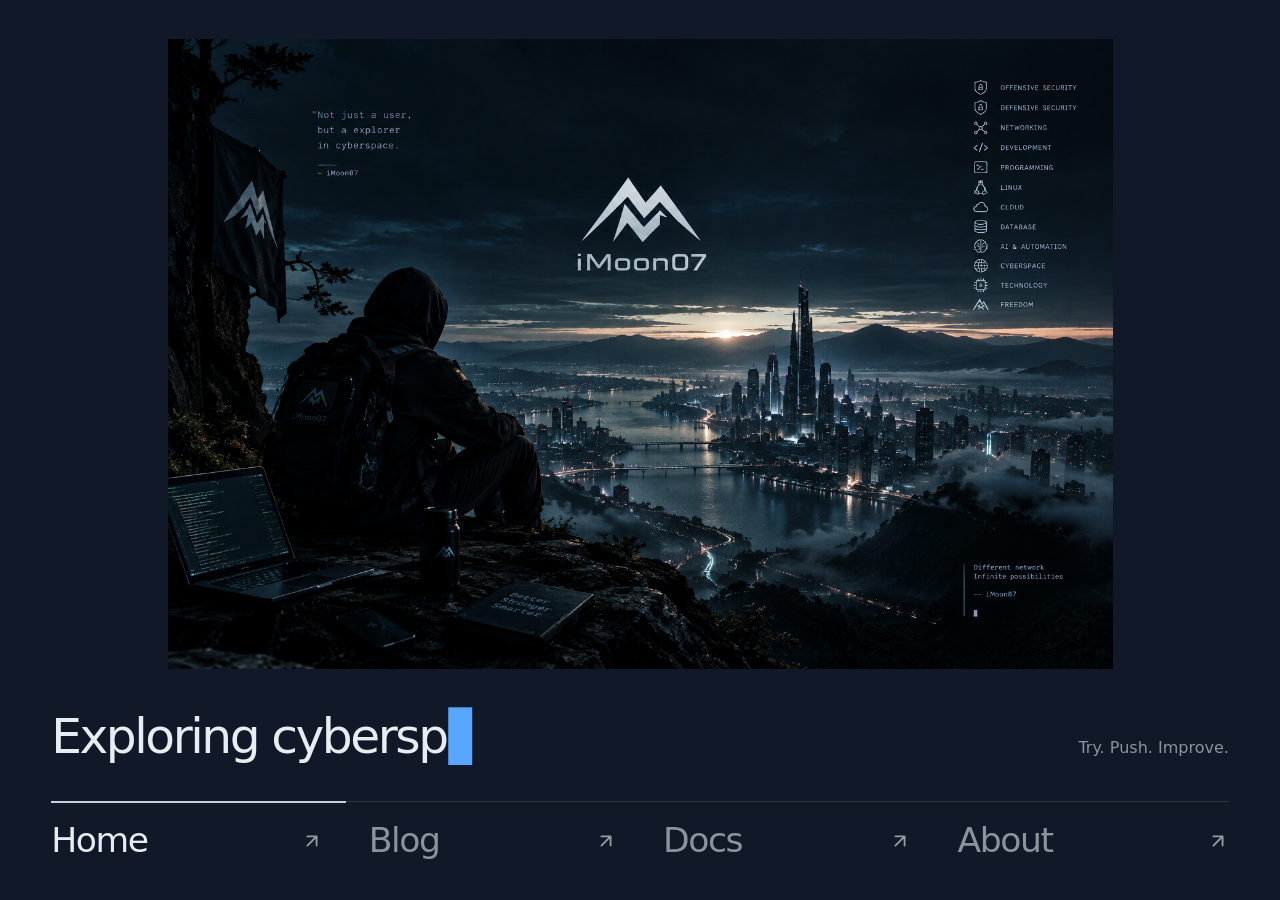
<file: index.html>
<!DOCTYPE html>
<html lang="en">


<head>
    <!-- ==========================================================================
     HOME DAN ABOUT / HOME AND ABOUT
     Satu dokumen untuk dua halaman: home dan about, dipindah lewat hash.
     One document for two pages: home and about, swapped through the hash.
     ========================================================================== -->
    <meta charset="UTF-8">
    <meta name="viewport" content="width=device-width, initial-scale=1">
    <meta name="theme-color" content="#080808">
    <meta name="description" content="iMoon07 — Security, systems, and code.">
    <title>iMoon07</title>

    <link rel="icon" type="image/jpeg" href="assets/logos.png">
    <link rel="canonical" href="https://imoon07.github.io/">
    <link rel="stylesheet" href="css/shell.css">
    <link rel="stylesheet" href="css/home.css">
</head>

<body>
    <div class="site">
        <main class="stage">
            <!-- HOME
                 Panel halaman home.
                 The home page panel. -->
            <section
                class="page"
                id="homePage"
                aria-labelledby="homeTitle"
            >
                <figure class="home-art">
                    <img
                        id="artwork"
                        src="assets/logos.png"
                        alt="iMoon07 cyberspace artwork"
                        fetchpriority="high"
                        decoding="async"
                    >
                </figure>

                <div class="home-copy">
                    <h1 id="homeTitle">Exploring cyberspace.</h1>
                    <p><span lang="ar" dir="rtl">ٱلْحَمْدُ لِلَّٰهِ</span>. Thanks for coming.</p>
                </div>
            </section>

            <!-- ABOUT
                 Panel halaman about.
                 The about page panel. -->
            <section
                class="page"
                id="aboutPage"
                aria-label="About Kurnia"
                hidden
            >
                <div class="about-layout" id="aboutLayout">
                    <div class="logo-chaos-field" id="logoChaosField" aria-hidden="true"></div>
                    <figure class="portrait" id="portrait">
                        <div class="portrait-stage">
                            <img
                                src="assets/foto-raja.jpg"
                                alt="Raja Muhammad Kurnia Setyawan"
                                decoding="async"
                            >

                            <div class="portrait-cover" aria-hidden="true">
                                <span class="cover-name">iMoon07</span>
                                <span class="cover-caption">
                                    Security / Indonesia
                                </span>
                            </div>
                        </div>
                        <div class="mobile-profile-intro">
                            <p class="panel-title">
                                <span class="panel-accent" dir="rtl" lang="ar" data-calm-text="اَلسَّلَامُ عَلَيْكُمْ وَرَحْمَةُ اللهِ وَبَرَكَاتُهُ">اَلسَّلَامُ عَلَيْكُمْ وَرَحْمَةُ اللهِ وَبَرَكَاتُهُ</span><br>
                                <span class="panel-primary" data-calm-text="Hi, I’m Kurnia.">Hi, I’m Kurnia.</span>
                            </p>
                            <div class="mobile-contact" aria-label="Contact links">
                                <div class="social-links mobile-social-links">
                                    <a class="social-link" href="mailto:rajamuhkurset07@gmail.com" aria-label="Email Kurnia" title="Email">
                                        <svg viewBox="0 0 24 24" fill="none" stroke="currentColor" stroke-width="1.6" stroke-linecap="round" stroke-linejoin="round" aria-hidden="true"><rect x="3" y="5" width="18" height="14" rx="3"/><path d="m4 7 8 6 8-6"/></svg>
                                    </a>
                                    <a class="social-link" href="https://github.com/iMoon07" target="_blank" rel="noopener noreferrer" aria-label="iMoon07 on GitHub" title="GitHub">
                                        <svg viewBox="0 0 24 24" fill="currentColor" aria-hidden="true"><path d="M12 2a10 10 0 0 0-3.16 19.49c.5.09.68-.22.68-.48v-1.86c-2.78.6-3.37-1.18-3.37-1.18-.45-1.16-1.11-1.47-1.11-1.47-.91-.62.07-.61.07-.61 1 .07 1.53 1.03 1.53 1.03.89 1.53 2.34 1.09 2.91.83.09-.65.35-1.09.64-1.34-2.22-.25-4.56-1.11-4.56-4.94 0-1.09.39-1.98 1.03-2.68-.1-.25-.45-1.27.1-2.65 0 0 .84-.27 2.75 1.02A9.6 9.6 0 0 1 12 6.82c.85 0 1.71.11 2.51.34 1.91-1.29 2.75-1.02 2.75-1.02.55 1.38.2 2.4.1 2.65.64.7 1.03 1.59 1.03 2.68 0 3.84-2.34 4.68-4.57 4.93.36.31.68.92.68 1.85v2.76c0 .27.18.58.69.48A10 10 0 0 0 12 2Z"/></svg>
                                    </a>
                                    <a class="social-link" href="https://www.linkedin.com/in/imoon07" target="_blank" rel="noopener noreferrer" aria-label="Raja Muhammad Kurnia Setyawan on LinkedIn" title="LinkedIn">
                                        <svg viewBox="0 0 24 24" fill="currentColor" aria-hidden="true"><path d="M20.45 20.45h-3.56v-5.57c0-1.33-.03-3.04-1.85-3.04-1.85 0-2.13 1.45-2.13 2.94v5.67H9.35V9h3.41v1.56h.05c.48-.9 1.64-1.85 3.37-1.85 3.6 0 4.27 2.37 4.27 5.45v6.29zM5.34 7.43a2.06 2.06 0 1 1 0-4.12 2.06 2.06 0 0 1 0 4.12zM7.12 20.45H3.56V9h3.56v11.45zM22.22 0H1.77C.79 0 0 .77 0 1.73v20.54C0 23.23.79 24 1.77 24h20.45c.98 0 1.78-.77 1.78-1.73V1.73C24 .77 23.2 0 22.22 0z"/></svg>
                                    </a>
                                    <a class="social-link" href="https://x.com/Rajaaaaa07_" target="_blank" rel="noopener noreferrer" aria-label="Raja Muhammad Kurnia Setyawan on X" title="X">
                                        <svg viewBox="0 0 24 24" fill="currentColor" aria-hidden="true"><path d="M18.244 2.25h3.308l-7.227 8.26 8.502 11.24H16.17l-5.214-6.817L4.99 21.75H1.68l7.73-8.835L1.254 2.25H8.08l4.713 6.231zm-1.161 17.52h1.833L7.084 4.126H5.117z"/></svg>
                                    </a>
                                </div>
                                <span class="contact-note mobile-contact-note">Copyright © 2026 Raja Muhammad Kurnia Setyawan (@iMoon07).</span>
                            </div>
                        </div>
                        <div class="portrait-contact">
                            <div class="social-links" aria-label="Contact links">
                                <a class="social-link" href="mailto:rajamuhkurset07@gmail.com" aria-label="Email Kurnia" title="Email">
                                    <svg viewBox="0 0 24 24" fill="none" stroke="currentColor" stroke-width="1.6" stroke-linecap="round" stroke-linejoin="round" aria-hidden="true"><rect x="3" y="5" width="18" height="14" rx="3"/><path d="m4 7 8 6 8-6"/></svg>
                                </a>
                                <a class="social-link" href="https://github.com/iMoon07" target="_blank" rel="noopener noreferrer" aria-label="iMoon07 on GitHub" title="GitHub">
                                    <svg viewBox="0 0 24 24" fill="currentColor" aria-hidden="true"><path d="M12 2a10 10 0 0 0-3.16 19.49c.5.09.68-.22.68-.48v-1.86c-2.78.6-3.37-1.18-3.37-1.18-.45-1.16-1.11-1.47-1.11-1.47-.91-.62.07-.61.07-.61 1 .07 1.53 1.03 1.53 1.03.89 1.53 2.34 1.09 2.91.83.09-.65.35-1.09.64-1.34-2.22-.25-4.56-1.11-4.56-4.94 0-1.09.39-1.98 1.03-2.68-.1-.25-.45-1.27.1-2.65 0 0 .84-.27 2.75 1.02A9.6 9.6 0 0 1 12 6.82c.85 0 1.71.11 2.51.34 1.91-1.29 2.75-1.02 2.75-1.02.55 1.38.2 2.4.1 2.65.64.7 1.03 1.59 1.03 2.68 0 3.84-2.34 4.68-4.57 4.93.36.31.68.92.68 1.85v2.76c0 .27.18.58.69.48A10 10 0 0 0 12 2Z"/></svg>
                                </a>
                                <a class="social-link" href="https://www.linkedin.com/in/imoon07" target="_blank" rel="noopener noreferrer" aria-label="Raja Muhammad Kurnia Setyawan on LinkedIn" title="LinkedIn">
                                    <svg viewBox="0 0 24 24" fill="currentColor" aria-hidden="true"><path d="M20.45 20.45h-3.56v-5.57c0-1.33-.03-3.04-1.85-3.04-1.85 0-2.13 1.45-2.13 2.94v5.67H9.35V9h3.41v1.56h.05c.48-.9 1.64-1.85 3.37-1.85 3.6 0 4.27 2.37 4.27 5.45v6.29zM5.34 7.43a2.06 2.06 0 1 1 0-4.12 2.06 2.06 0 0 1 0 4.12zM7.12 20.45H3.56V9h3.56v11.45zM22.22 0H1.77C.79 0 0 .77 0 1.73v20.54C0 23.23.79 24 1.77 24h20.45c.98 0 1.78-.77 1.78-1.73V1.73C24 .77 23.2 0 22.22 0z"/></svg>
                                </a>
                                <a class="social-link" href="https://x.com/Rajaaaaa07_" target="_blank" rel="noopener noreferrer" aria-label="Raja Muhammad Kurnia Setyawan on X" title="X">
                                    <svg viewBox="0 0 24 24" fill="currentColor" aria-hidden="true"><path d="M18.244 2.25h3.308l-7.227 8.26 8.502 11.24H16.17l-5.214-6.817L4.99 21.75H1.68l7.73-8.835L1.254 2.25H8.08l4.713 6.231zm-1.161 17.52h1.833L7.084 4.126H5.117z"/></svg>
                                </a>
                            </div>
                            <span class="contact-note">Copyright © 2026 Raja Muhammad Kurnia Setyawan (@iMoon07).</span>
                        </div>
                    </figure>

                    <div class="about-content">
                        <div
                            class="tabs"
                            role="tablist"
                            aria-label="About sections"
                        >
                            <button
                                class="tab"
                                id="tabProfile"
                                role="tab"
                                aria-selected="true"
                                aria-controls="panelProfile"
                                tabindex="0"
                                type="button"
                            >
                                Profile
                            </button>

                            <button
                                class="tab"
                                id="tabExperience"
                                role="tab"
                                aria-selected="false"
                                aria-controls="panelExperience"
                                tabindex="-1"
                                type="button"
                            >
                                Experience
                            </button>

                            <!-- Selected work: hidden for now
                            <button
                                class="tab"
                                id="tabWork"
                                role="tab"
                                aria-selected="false"
                                aria-controls="panelWork"
                                tabindex="-1"
                                type="button"
                            >
                                Selected work
                            </button>
                            -->

                            <button
                                class="tab"
                                id="tabCommunity"
                                role="tab"
                                aria-selected="false"
                                aria-controls="panelCommunity"
                                tabindex="-1"
                                type="button"
                            >
                                Talks
                            </button>

                            <!-- License tab (disabled)
                            <button
                                class="tab"
                                id="tabLicense"
                                role="tab"
                                aria-selected="false"
                                aria-controls="panelLicense"
                                tabindex="-1"
                                type="button"
                            >
                                License
                            </button>
                            -->
                        </div>

                        <div class="panel-viewport" id="panelViewport">
                            <!-- PROFILE
                                 Profil singkat dan tautan sosial.
                                 A short profile and the social links. -->
                            <section
                                class="panel active"
                                id="panelProfile"
                                role="tabpanel"
                                aria-labelledby="tabProfile"
                                tabindex="0"
                            >
                                <h1 class="panel-title">
                                    <span class="panel-accent" dir="rtl" lang="ar" data-calm-text="اَلسَّلَامُ عَلَيْكُمْ وَرَحْمَةُ اللهِ وَبَرَكَاتُهُ">اَلسَّلَامُ عَلَيْكُمْ وَرَحْمَةُ اللهِ وَبَرَكَاتُهُ</span><br>
                                    <span class="panel-primary" data-calm-text="Hi, I’m Kurnia.">Hi, I’m Kurnia.</span>
                                </h1>

                                <p>
                                    <strong>Raja Muhammad Kurnia Setyawan</strong> (@iMoon07) is a freelance penetration tester based in the Bintan Islands, Indonesia. After two years of learning cybersecurity, he now works as a penetration tester in the cybersecurity industry. Outside of security, he enjoys music and writing, especially technical documentation and write-ups.
                                </p>

                                <dl class="facts">
                                    <div class="fact">
                                        <dt>
                                            <span class="fact-label">
                                                <img class="fact-icon" src="assets/motion/focus-chart.svg" width="20" height="20" alt="" aria-hidden="true" loading="lazy">
                                                Focus Areas
                                            </span>
                                        </dt>
                                        <dd>Web, Mobile &amp; API Security, Linux Security, Penetration Testing, and Technical Writing.</dd>
                                    </div>

                                    <div class="fact">
                                        <dt>
                                            <span class="fact-label">
                                                <img class="fact-icon" src="assets/motion/activities-rocket.svg" width="20" height="20" alt="" aria-hidden="true" loading="lazy">
                                                Current Activities
                                            </span>
                                        </dt>
                                        <dd>
                                            <ul class="fact-list">
                                                <li>
                                                    <img class="fact-item-icon" src="assets/motion/vapt-shield.svg" width="18" height="18" alt="" aria-hidden="true" loading="lazy">
                                                    <span>Vulnerability Assessment &amp; Penetration Testing (VAPT)</span>
                                                </li>
                                                <li>
                                                    <img class="fact-item-icon" src="https://raw.githubusercontent.com/iMoon07/logo-svg/main/stack/linux-tux.svg" width="18" height="18" alt="" aria-hidden="true" loading="lazy">
                                                    <span>Linux Attack &amp; Post-Exploitation</span>
                                                </li>
                                                <li>
                                                    <img class="fact-item-icon" src="assets/motion/forensics-flow.svg" width="18" height="18" alt="" aria-hidden="true" loading="lazy">
                                                    <span>Linux Investigation &amp; Digital Forensics</span>
                                                </li>
                                                <li>
                                                    <img class="fact-item-icon" src="assets/motion/labs-server.svg" width="18" height="18" alt="" aria-hidden="true" loading="lazy">
                                                    <span>Cybersecurity Labs, Experiments &amp; Technical Writing</span>
                                                </li>
                                            </ul>
                                        </dd>
                                    </div>
                                </dl>
                            </section>

                            <!-- EXPERIENCE
                                 Pengalaman, pendidikan, dan Certifications.
                                 Experience, education, and certifications. -->
                            <section
                                class="panel"
                                id="panelExperience"
                                role="tabpanel"
                                aria-labelledby="tabExperience"
                                tabindex="0"
                                hidden
                            >
                                <div
                                    class="subview active"
                                    id="experienceList"
                                >
                                    <h2 class="panel-title">
                                        <span class="panel-primary" data-calm-text="Experience.">Experience.</span><br>
                                        <span class="panel-accent" data-calm-text="&amp; recognition.">&amp; recognition.</span>
                                    </h2>

                                    <p class="entry-meta">
                                        Work and internship experience, along with acknowledged security reports, by Raja Muhammad Kurnia Setyawan (Kurnia, iMoon07) in cybersecurity.
                                    </p>

                                    <button
                                        class="experience-entry"
                                        type="button"
                                        data-open-experience="merdeka"
                                        aria-controls="merdekaDetail"
                                        aria-expanded="false"
                                    >
                                        <span>
                                        <span class="experience-name">
                                            Merdeka Siber Teknologi
                                        </span>
                                        <span class="experience-description">
                                            Freelance Penetration Tester · Project-Based · Remote
                                        </span>
                                        <span class="experience-description">
                                            Jan 2025 – Okt 2026 · Merdeka Siber — Batch 11
                                        </span>
                                        </span>

                                        <span
                                            class="experience-arrow"
                                            aria-hidden="true"
                                        >
                                            <svg width="22" height="22" viewBox="0 0 24 24" fill="none" stroke="currentColor" stroke-width="2" stroke-linecap="round" stroke-linejoin="round"><path d="M5 12h14M13 6l6 6-6 6"/></svg>
                                        </span>
                                    </button>

                                    <button
                                        class="experience-entry"
                                        type="button"
                                        data-open-experience="xcode"
                                        aria-controls="xcodeDetail"
                                        aria-expanded="false"
                                    >
                                        <span>
                                            <span class="experience-name">
                                                PT Teknologi Server Indonesia
                                            </span>
                                            <span class="experience-description">
                                                Junior Cybersecurity Analyst · Internship · Remote
                                            </span>
                                            <span class="experience-description">
                                                Sep – Dec 2025 · CyberSentinel Bootcamp — Batch 2
                                            </span>
                                        </span>

                                        <span class="experience-arrow" aria-hidden="true">
                                            <svg width="22" height="22" viewBox="0 0 24 24" fill="none" stroke="currentColor" stroke-width="2" stroke-linecap="round" stroke-linejoin="round"><path d="M5 12h14M13 6l6 6-6 6"/></svg>
                                        </span>
                                    </button>

                                    <button
                                        class="experience-entry"
                                        type="button"
                                        data-open-experience="lpro"
                                        aria-controls="lproDetail"
                                        aria-expanded="false"
                                    >
                                        <span>
                                            <span class="experience-name">
                                                Private — LPRO Engagement
                                            </span>
                                            <span class="experience-description">
                                                Freelance Penetration Tester · Project-Based · Remote
                                            </span>
                                            <span class="experience-description">
                                                Dec 2025 – Jun 2026
                                            </span>
                                        </span>

                                        <span
                                            class="experience-arrow"
                                            aria-hidden="true"
                                        >
                                            <svg width="22" height="22" viewBox="0 0 24 24" fill="none" stroke="currentColor" stroke-width="2" stroke-linecap="round" stroke-linejoin="round"><path d="M5 12h14M13 6l6 6-6 6"/></svg>
                                        </span>
                                    </button>

                                    <button
                                        class="experience-entry"
                                        type="button"
                                        data-open-experience="recognition"
                                        aria-controls="recognitionDetail"
                                        aria-expanded="false"
                                    >
                                        <span>
                                            <span class="experience-name">
                                                Acknowledged Security Reports
                                            </span>
                                            <span class="experience-description">
                                                Security issues reported to organizations
                                            </span>
                                            <span class="experience-description">
                                                2025 – 2026 · Certificates and Hall of Fame listings
                                            </span>
                                        </span>

                                        <span class="experience-arrow" aria-hidden="true">
                                            <svg width="22" height="22" viewBox="0 0 24 24" fill="none" stroke="currentColor" stroke-width="2" stroke-linecap="round" stroke-linejoin="round"><path d="M5 12h14M13 6l6 6-6 6"/></svg>
                                        </span>
                                    </button>
                                </div>

                                <div
                                    class="subview"
                                    id="merdekaDetail"
                                    hidden
                                >
                                    <button
                                        class="back-button"
                                        type="button"
                                        data-back-experience
                                    >
                                        ← Experience
                                    </button>

                                    <h2 class="detail-title" tabindex="-1">
                                        PT. Merdeka Siber Teknologi
                                    </h2>

                                    <p class="entry-meta">
                                        Raja Muhammad Kurnia Setyawan (Kurnia, iMoon07) joined Merdeka
                                        Siber Batch 11 in 2024 and completed a 3-month training program
                                        focused on learning and practicing penetration testing. After
                                        completing the training, he continued working on freelance,
                                        project-based VAPT engagements starting in January 2025,
                                        assessing web applications, APIs, and mobile applications for
                                        clients across different industries using black-box and grey-box
                                        testing methodologies.
                                    </p>

                                    <div class="entry">
                                        <h3>Automotive Manufacturing</h3>
                                        <p class="entry-meta">Jan–Mar 2025 · Web &amp; API · Blackbox</p>
                                    </div>

                                    <div class="entry">
                                        <h3>National Tourism</h3>
                                        <p class="entry-meta">Jul 2025 · Web · Greybox</p>
                                    </div>

                                    <div class="entry">
                                        <h3>Heavy Equipment &amp; Mining</h3>
                                        <p class="entry-meta">Oct 2025 · Web &amp; Mobile · Greybox</p>
                                    </div>

                                    <p class="entry-meta">
                                        <a
                                            class="project-link"
                                            href="https://portal.merdekasiber.com/p/raja-muhammad-kurnia-setyawan"
                                            target="_blank"
                                            rel="noopener noreferrer"
                                        >
                                        Visit Merdeka Siber <svg width="14" height="14" viewBox="0 0 24 24" fill="none" stroke="currentColor" stroke-width="2.5" stroke-linecap="round" stroke-linejoin="round"><path d="M7 17L17 7M17 7H7M17 7V17"/></svg>
                                        </a>
                                    </p>
                                </div>

                                <div
                                    class="subview"
                                    id="lproDetail"
                                    hidden
                                >
                                    <button
                                        class="back-button"
                                        type="button"
                                        data-back-experience
                                    >
                                        ← Experience
                                    </button>

                                    <h2 class="detail-title" tabindex="-1">
                                        Private — LPRO
                                    </h2>

                                    <p class="entry-meta">
                                        Raja Muhammad Kurnia Setyawan (Kurnia, iMoon07) worked on VAPT
                                        projects involving web applications, APIs, and Android
                                        applications. He identified security issues and documented
                                        findings to support remediation.
                                    </p>

                                    <div class="entry">
                                        <h3>Banking &amp; Financial Services</h3>
                                        <p class="entry-meta">Dec 2025–Jun 2026 · Web &amp; API · Blackbox</p>
                                    </div>

                                    <div class="entry">
                                        <h3>Real Estate &amp; Property</h3>
                                        <p class="entry-meta">Oct 2025 · Web &amp; Mobile · Blackbox</p>
                                    </div>

                                    <div class="entry">
                                        <h3>Donation &amp; Zakat Platform</h3>
                                        <p class="entry-meta">Nov 2025 · Web · Greybox</p>
                                    </div>
                                </div>

                                <div class="subview" id="xcodeDetail" hidden>
                                    <button class="back-button" type="button" data-back-experience>
                                        ← Experience
                                    </button>

                                    <h2 class="detail-title" tabindex="-1">PT Teknologi Server Indonesia (Xcode)</h2>

                                    <div class="entry">
                                        <h3>Junior Cybersecurity Analyst · Internship</h3>
                                        <p class="entry-meta">Sep–Dec 2025 · CyberSentinel Bootcamp — Batch 2</p>
                                    </div>

                                    <p class="entry-meta">
                                        Raja Muhammad Kurnia Setyawan (Kurnia, iMoon07) joined
                                        CyberSentinel Bootcamp Batch 2 through a free 6-month training
                                        program from March to August 2025, followed by a 3-month
                                        internship at Xcode. He gained hands-on experience in SOC L1–L2
                                        monitoring, security alert investigation, and reporting. He also
                                        practiced internal black-box penetration testing, CTF challenges,
                                        and Bash scripting, using Proxmox and Wazuh to understand
                                        security monitoring and operations.
                                    </p>

                                    <p class="entry-meta">
                                        <a
                                            class="project-link"
                                            href="https://xcode.co.id"
                                            target="_blank"
                                            rel="noopener noreferrer"
                                        >
                                        Visit PT Teknologi Server Indonesia <svg width="14" height="14" viewBox="0 0 24 24" fill="none" stroke="currentColor" stroke-width="2.5" stroke-linecap="round" stroke-linejoin="round"><path d="M7 17L17 7M17 7H7M17 7V17"/></svg>
                                        </a>
                                    </p>
                                </div>

                                <div class="subview" id="recognitionDetail" hidden>
                                    <button class="back-button" type="button" data-back-experience="list">
                                        ← Experience
                                    </button>

                                    <h2 class="detail-title" tabindex="-1">
                                        Acknowledged Security<br>
                                        Reports
                                    </h2>

                                    <p class="entry-meta">2025 — 2026</p>
                                    <p class="entry-meta">
                                        Raja Muhammad Kurnia Setyawan (Kurnia, iMoon07) has reported security issues to various public and private-sector organizations. Some organizations issued certificates or Hall of Fame listings in acknowledgement.
                                    </p>

                                    <div class="recognition-list">
                                        <button class="experience-entry" type="button" data-open-experience="recBengkulu" aria-controls="recBengkuluDetail" aria-expanded="false">
                                            <span>
                                                <span class="experience-name">Dinas Komunikasi dan Informatika Kota Bengkulu</span>
                                                <span class="experience-description">Security Researcher Recognition · Oct 2026</span>
                                            </span>
                                            <span class="experience-arrow" aria-hidden="true"><svg width="22" height="22" viewBox="0 0 24 24" fill="none" stroke="currentColor" stroke-width="2" stroke-linecap="round" stroke-linejoin="round"><path d="M5 12h14M13 6l6 6-6 6"/></svg></span>
                                        </button>
                                        <button class="experience-entry" type="button" data-open-experience="recPrague" aria-controls="recPragueDetail" aria-expanded="false">
                                            <span>
                                                <span class="experience-name">Václav Havel Airport Prague</span>
                                                <span class="experience-description">Hall of Fame · May 2026</span>
                                            </span>
                                            <span class="experience-arrow" aria-hidden="true"><svg width="22" height="22" viewBox="0 0 24 24" fill="none" stroke="currentColor" stroke-width="2" stroke-linecap="round" stroke-linejoin="round"><path d="M5 12h14M13 6l6 6-6 6"/></svg></span>
                                        </button>
                                        <button class="experience-entry" type="button" data-open-experience="recDetik" aria-controls="recDetikDetail" aria-expanded="false">
                                            <span>
                                                <span class="experience-name">detikcom</span>
                                                <span class="experience-description">Cybersecurity Vulnerability Disclosure · Apr 2026</span>
                                            </span>
                                            <span class="experience-arrow" aria-hidden="true"><svg width="22" height="22" viewBox="0 0 24 24" fill="none" stroke="currentColor" stroke-width="2" stroke-linecap="round" stroke-linejoin="round"><path d="M5 12h14M13 6l6 6-6 6"/></svg></span>
                                        </button>
                                        <button class="experience-entry" type="button" data-open-experience="recMagelang" aria-controls="recMagelangDetail" aria-expanded="false">
                                            <span>
                                                <span class="experience-name">Pemerintah Kota Magelang (Diskominsta)</span>
                                                <span class="experience-description">Cybersecurity Vulnerability Disclosure · Apr 2026</span>
                                            </span>
                                            <span class="experience-arrow" aria-hidden="true"><svg width="22" height="22" viewBox="0 0 24 24" fill="none" stroke="currentColor" stroke-width="2" stroke-linecap="round" stroke-linejoin="round"><path d="M5 12h14M13 6l6 6-6 6"/></svg></span>
                                        </button>
                                        <button class="experience-entry" type="button" data-open-experience="recDki" aria-controls="recDkiDetail" aria-expanded="false">
                                            <span>
                                                <span class="experience-name">Diskominfo Provinsi Jakarta</span>
                                                <span class="experience-description">Cybersecurity Vulnerability Disclosure · Feb 2026</span>
                                            </span>
                                            <span class="experience-arrow" aria-hidden="true"><svg width="22" height="22" viewBox="0 0 24 24" fill="none" stroke="currentColor" stroke-width="2" stroke-linecap="round" stroke-linejoin="round"><path d="M5 12h14M13 6l6 6-6 6"/></svg></span>
                                        </button>
                                        <button class="experience-entry" type="button" data-open-experience="recKukar" aria-controls="recKukarDetail" aria-expanded="false">
                                            <span>
                                                <span class="experience-name">CSIRT Kukar (Kutai Kartanegara)</span>
                                                <span class="experience-description">White Hat Recognition · Jul 2025</span>
                                            </span>
                                            <span class="experience-arrow" aria-hidden="true"><svg width="22" height="22" viewBox="0 0 24 24" fill="none" stroke="currentColor" stroke-width="2" stroke-linecap="round" stroke-linejoin="round"><path d="M5 12h14M13 6l6 6-6 6"/></svg></span>
                                        </button>
                                        <button class="experience-entry" type="button" data-open-experience="recKpi" aria-controls="recKpiDetail" aria-expanded="false">
                                            <span>
                                                <span class="experience-name">Komisi Penyiaran Indonesia (KPI Pusat)</span>
                                                <span class="experience-description">Appreciation for Application Security Contribution · Jun 2025</span>
                                            </span>
                                            <span class="experience-arrow" aria-hidden="true"><svg width="22" height="22" viewBox="0 0 24 24" fill="none" stroke="currentColor" stroke-width="2" stroke-linecap="round" stroke-linejoin="round"><path d="M5 12h14M13 6l6 6-6 6"/></svg></span>
                                        </button>
                                        <button class="experience-entry" type="button" data-open-experience="recTransjakarta" aria-controls="recTransjakartaDetail" aria-expanded="false">
                                            <span>
                                                <span class="experience-name">PT Transportasi Jakarta (Transjakarta)</span>
                                                <span class="experience-description">Appreciation for Cybersecurity Vulnerability Disclosure · May 2025</span>
                                            </span>
                                            <span class="experience-arrow" aria-hidden="true"><svg width="22" height="22" viewBox="0 0 24 24" fill="none" stroke="currentColor" stroke-width="2" stroke-linecap="round" stroke-linejoin="round"><path d="M5 12h14M13 6l6 6-6 6"/></svg></span>
                                        </button>
                                        <button class="experience-entry" type="button" data-open-experience="recPasuruan" aria-controls="recPasuruanDetail" aria-expanded="false">
                                            <span>
                                                <span class="experience-name">Pemerintah Kota Pasuruan (PASTA TTIS)</span>
                                                <span class="experience-description">Vulnerability Disclosure Recognition · Mar 2025</span>
                                            </span>
                                            <span class="experience-arrow" aria-hidden="true"><svg width="22" height="22" viewBox="0 0 24 24" fill="none" stroke="currentColor" stroke-width="2" stroke-linecap="round" stroke-linejoin="round"><path d="M5 12h14M13 6l6 6-6 6"/></svg></span>
                                        </button>
                                    </div>
                                </div>

                                <div class="subview" id="recBengkuluDetail" hidden>
                                    <button class="back-button" type="button" data-back-experience="recognition">← Recognition</button>
                                    <h2 class="detail-title" tabindex="-1">Dinas Komunikasi dan Informatika Kota Bengkulu</h2>
                                    <p class="entry-meta">Security Researcher Recognition · Oct 2026</p>
                                    <p class="entry-meta">Recognized for identifying and responsibly reporting potential security vulnerabilities in government web infrastructure and information systems.</p>
                                    <p class="entry-meta"><strong>Signatory:</strong> Dr. Nurlia Dewi, S.H., M.H. — Chairperson, Bengkulu City Government CSIRT. <strong>Date:</strong> Oct 15, 2026.</p>
                                    <div class="recognition-preview">
                                        <iframe class="recognition-frame" src="assets/recognition/Bengkulu_City_Government_Recognition_2026_01.pdf#view=FitH" title="Bengkulu recognition certificate 01" loading="lazy"></iframe>
                                        <iframe class="recognition-frame" src="assets/recognition/Bengkulu_City_Government_Recognition_2026_02.pdf#view=FitH" title="Bengkulu recognition certificate 02" loading="lazy"></iframe>
                                    </div>
                                    <p class="entry-meta">
                                        <a class="project-link" href="assets/recognition/Bengkulu_City_Government_Recognition_2026_01.pdf" target="_blank" rel="noopener noreferrer">Open certificate 01 (PDF)</a><br>
                                        <a class="project-link" href="assets/recognition/Bengkulu_City_Government_Recognition_2026_02.pdf" target="_blank" rel="noopener noreferrer">Open certificate 02 (PDF)</a><br>
                                        <a class="project-link" href="https://kominfo.bengkulukota.go.id/pengakuan-keamanan-sistem-informasi-pemerintah-kota-bengkulu/" target="_blank" rel="noopener noreferrer">Official publication <svg width="14" height="14" viewBox="0 0 24 24" fill="none" stroke="currentColor" stroke-width="2.5" stroke-linecap="round" stroke-linejoin="round"><path d="M7 17L17 7M17 7H7M17 7V17"/></svg></a>
                                    </p>
                                </div>

                                <div class="subview" id="recPragueDetail" hidden>
                                    <button class="back-button" type="button" data-back-experience="recognition">← Recognition</button>
                                    <h2 class="detail-title" tabindex="-1">Václav Havel Airport Prague</h2>
                                    <p class="entry-meta">Hall of Fame · May 2026</p>
                                    <p class="entry-meta">Featured in the official Hall of Fame for independent vulnerability research and responsible disclosure. Acknowledged by Prague Airport's CSOC LKPR.</p>
                                    <div class="recognition-preview">
                                        <img src="assets/recognition/PRG-HOF.png" alt="Prague Airport Cybersecurity Hall of Fame recognition" loading="lazy">
                                    </div>
                                    <p class="entry-meta">
                                        <a class="project-link" href="assets/recognition/PRG-HOF.png" target="_blank" rel="noopener noreferrer">Open image</a><br>
                                        <a class="project-link" href="https://www.prg.aero/en/hall-of-fame" target="_blank" rel="noopener noreferrer">Official Hall of Fame <svg width="14" height="14" viewBox="0 0 24 24" fill="none" stroke="currentColor" stroke-width="2.5" stroke-linecap="round" stroke-linejoin="round"><path d="M7 17L17 7M17 7H7M17 7V17"/></svg></a>
                                    </p>
                                </div>

                                <div class="subview" id="recDetikDetail" hidden>
                                    <button class="back-button" type="button" data-back-experience="recognition">← Recognition</button>
                                    <h2 class="detail-title" tabindex="-1">detikcom</h2>
                                    <p class="entry-meta">Cybersecurity Vulnerability Disclosure · Apr 2026</p>
                                    <p class="entry-meta">Recognized for identifying and responsibly reporting potential security vulnerabilities.</p>
                                    <p class="entry-meta"><strong>Signatory:</strong> Bagus Setiawan — IT Director, detikcom. <strong>Date:</strong> Apr 9, 2026.</p>
                                    <div class="recognition-preview">
                                        <img src="assets/recognition/detikcom.png" alt="detikcom cybersecurity vulnerability disclosure recognition" loading="lazy">
                                    </div>
                                    <p class="entry-meta">
                                        <a class="project-link" href="assets/recognition/detikcom.png" target="_blank" rel="noopener noreferrer">Open image</a>
                                    </p>
                                </div>

                                <div class="subview" id="recMagelangDetail" hidden>
                                    <button class="back-button" type="button" data-back-experience="recognition">← Recognition</button>
                                    <h2 class="detail-title" tabindex="-1">Pemerintah Kota Magelang (Diskominsta)</h2>
                                    <p class="entry-meta">Cybersecurity Vulnerability Disclosure · Apr 2026</p>
                                    <p class="entry-meta">Recognized for reporting a security vulnerability in a government website.</p>
                                    <p class="entry-meta"><strong>Signatory:</strong> Muchamad Abdul Azis, S.H. <strong>Ref:</strong> 500.12.10.3/218/320.</p>
                                    <div class="recognition-preview">
                                        <iframe class="recognition-frame" src="assets/recognition/Magelang_City_Government_Recognition_2026.pdf#view=FitH" title="Magelang recognition certificate" loading="lazy"></iframe>
                                    </div>
                                    <p class="entry-meta">
                                        <a class="project-link" href="assets/recognition/Magelang_City_Government_Recognition_2026.pdf" target="_blank" rel="noopener noreferrer">Open certificate (PDF)</a>
                                    </p>
                                </div>

                                <div class="subview" id="recDkiDetail" hidden>
                                    <button class="back-button" type="button" data-back-experience="recognition">← Recognition</button>
                                    <h2 class="detail-title" tabindex="-1">Diskominfo Provinsi Jakarta</h2>
                                    <p class="entry-meta">Cybersecurity Vulnerability Disclosure · Feb 2026</p>
                                    <p class="entry-meta">Recognized for independent vulnerability research and responsible disclosure supporting application security and digital infrastructure.</p>
                                    <p class="entry-meta"><strong>Signatory:</strong> Dr. Andrie Yuswanto, S.Pd., M.T. <strong>Ref:</strong> 26/BUG/BSSA/II/2026. <strong>Date:</strong> Feb 28, 2026.</p>
                                    <div class="recognition-preview">
                                        <iframe class="recognition-frame" src="assets/recognition/DKI_Jakarta_Cybersecurity_Recognition_2026.pdf#view=FitH" title="DKI Jakarta recognition certificate" loading="lazy"></iframe>
                                    </div>
                                    <p class="entry-meta">
                                        <a class="project-link" href="assets/recognition/DKI_Jakarta_Cybersecurity_Recognition_2026.pdf" target="_blank" rel="noopener noreferrer">Open certificate (PDF)</a>
                                    </p>
                                </div>

                                <div class="subview" id="recKukarDetail" hidden>
                                    <button class="back-button" type="button" data-back-experience="recognition">← Recognition</button>
                                    <h2 class="detail-title" tabindex="-1">CSIRT Kukar (Kutai Kartanegara)</h2>
                                    <p class="entry-meta">White Hat Recognition · Jul 2025</p>
                                    <p class="entry-meta">Featured on the official White Hat page for responsibly reporting vulnerabilities within the *.kukarkab.go.id scope.</p>
                                    <p class="entry-meta"><strong>Reported:</strong> July 1, 2025.</p>
                                    <div class="recognition-preview">
                                        <img src="assets/recognition/Kutai_Kartanegara_CSIRT_Recognition-HOF_2025.png" alt="Kukar CSIRT White Hat / Hall of Fame recognition" loading="lazy">
                                        <iframe class="recognition-frame" src="assets/recognition/Kutai_Kartanegara_CSIRT_Recognition_2025.pdf#view=FitH" title="Kukar CSIRT recognition certificate" loading="lazy"></iframe>
                                    </div>
                                    <p class="entry-meta">
                                        <a class="project-link" href="assets/recognition/Kutai_Kartanegara_CSIRT_Recognition-HOF_2025.png" target="_blank" rel="noopener noreferrer">Open HOF image</a><br>
                                        <a class="project-link" href="assets/recognition/Kutai_Kartanegara_CSIRT_Recognition_2025.pdf" target="_blank" rel="noopener noreferrer">Open certificate (PDF)</a><br>
                                        <a class="project-link" href="https://ttis.kukarkab.go.id/whitehat-etam" target="_blank" rel="noopener noreferrer">Official White Hat page <svg width="14" height="14" viewBox="0 0 24 24" fill="none" stroke="currentColor" stroke-width="2.5" stroke-linecap="round" stroke-linejoin="round"><path d="M7 17L17 7M17 7H7M17 7V17"/></svg></a>
                                    </p>
                                </div>

                                <div class="subview" id="recKpiDetail" hidden>
                                    <button class="back-button" type="button" data-back-experience="recognition">← Recognition</button>
                                    <h2 class="detail-title" tabindex="-1">Komisi Penyiaran Indonesia (KPI Pusat)</h2>
                                    <p class="entry-meta">Appreciation for Application Security Contribution · Jun 2025</p>
                                    <p class="entry-meta">Recognized for reporting security vulnerabilities in public service applications managed by KPI Pusat.</p>
                                    <p class="entry-meta"><strong>Signatory:</strong> Umri — Secretary, KPI. <strong>Ref:</strong> B-482/SETKPI.31/HM.02.11/06/2025. <strong>Date:</strong> Jun 11, 2025.</p>
                                    <div class="recognition-preview">
                                        <iframe class="recognition-frame" src="assets/recognition/KPI_Pusat_Appreciation_2025.pdf#view=FitH" title="KPI Pusat appreciation certificate" loading="lazy"></iframe>
                                        <iframe class="recognition-frame" src="assets/recognition/KPI_Appreciation_2025.pdf#view=FitH" title="KPI appreciation certificate" loading="lazy"></iframe>
                                    </div>
                                    <p class="entry-meta">
                                        <a class="project-link" href="assets/recognition/KPI_Pusat_Appreciation_2025.pdf" target="_blank" rel="noopener noreferrer">Open certificate — KPI Pusat (PDF)</a><br>
                                        <a class="project-link" href="assets/recognition/KPI_Appreciation_2025.pdf" target="_blank" rel="noopener noreferrer">Open certificate — KPI (PDF)</a>
                                    </p>
                                </div>

                                <div class="subview" id="recTransjakartaDetail" hidden>
                                    <button class="back-button" type="button" data-back-experience="recognition">← Recognition</button>
                                    <h2 class="detail-title" tabindex="-1">PT Transportasi Jakarta (Transjakarta)</h2>
                                    <p class="entry-meta">Appreciation for Cybersecurity Vulnerability Disclosure · May 2025</p>
                                    <p class="entry-meta">Recognized for identifying and responsibly reporting potential security vulnerabilities in information systems and digital services.</p>
                                    <p class="entry-meta"><strong>Signatory:</strong> Maharaja Girsang — Head of IT Systems Division. <strong>Ref:</strong> TJB22052025066.</p>
                                    <div class="recognition-preview">
                                        <iframe class="recognition-frame" src="assets/recognition/Transjakarta_Cybersecurity_Recognition_2025.pdf#view=FitH" title="Transjakarta appreciation certificate" loading="lazy"></iframe>
                                    </div>
                                    <p class="entry-meta">
                                        <a class="project-link" href="assets/recognition/Transjakarta_Cybersecurity_Recognition_2025.pdf" target="_blank" rel="noopener noreferrer">Open certificate (PDF)</a>
                                    </p>
                                </div>

                                <div class="subview" id="recPasuruanDetail" hidden>
                                    <button class="back-button" type="button" data-back-experience="recognition">← Recognition</button>
                                    <h2 class="detail-title" tabindex="-1">Pemerintah Kota Pasuruan (PASTA TTIS)</h2>
                                    <p class="entry-meta">Vulnerability Disclosure Recognition · Mar 2025</p>
                                    <p class="entry-meta">Recognized for contributing to cybersecurity through independent vulnerability research and responsible disclosure.</p>
                                    <p class="entry-meta"><strong>Signatory:</strong> Imam Subekti, S.Sos., M.M. — Chairperson of PASTA-TTIS.</p>
                                    <div class="recognition-preview">
                                        <iframe class="recognition-frame" src="assets/recognition/Pasuruan_City_Government_Recognition_2025.pdf#view=FitH" title="Pasuruan recognition certificate" loading="lazy"></iframe>
                                    </div>
                                    <p class="entry-meta">
                                        <a class="project-link" href="assets/recognition/Pasuruan_City_Government_Recognition_2025.pdf" target="_blank" rel="noopener noreferrer">Open certificate (PDF)</a>
                                    </p>
                                </div>
                            </section>

                            <!-- SELECTED WORK
                                 Daftar proyek pilihan.
                                 The selected work list. -->
                            <section
                                class="panel"
                                id="panelWork"
                                role="tabpanel"
                                aria-labelledby="tabWork"
                                tabindex="0"
                                hidden
                            >
                                <h2 class="panel-title">
                                    Build.<br>
                                    <span>Explore. Document.</span>
                                </h2>

                                <div class="subview active" id="workList">
                                    <button
                                        class="experience-entry"
                                        type="button"
                                        data-open-work="owasp"
                                        aria-controls="owaspDetail"
                                        aria-expanded="false"
                                    >
                                        <span>
                                            <span class="experience-name">OWASP-Lab-Toolkit</span>
                                            <span class="experience-description">A Bash toolkit for deploying a web vulnerability lab on Ubuntu Server.</span>
                                        </span>

                                        <span class="experience-arrow" aria-hidden="true">
                                            <svg width="22" height="22" viewBox="0 0 24 24" fill="none" stroke="currentColor" stroke-width="2" stroke-linecap="round" stroke-linejoin="round"><path d="M5 12h14M13 6l6 6-6 6"/></svg>
                                        </span>
                                    </button>

                                    <button
                                        class="experience-entry"
                                        type="button"
                                        data-open-work="staticWeb"
                                        aria-controls="staticWebDetail"
                                        aria-expanded="false"
                                    >
                                        <span>
                                            <span class="experience-name">Have-Fun-Static-Web</span>
                                            <span class="experience-description">My first project about static web. Vibe coding with AI.</span>
                                        </span>

                                        <span class="experience-arrow" aria-hidden="true">
                                            <svg width="22" height="22" viewBox="0 0 24 24" fill="none" stroke="currentColor" stroke-width="2" stroke-linecap="round" stroke-linejoin="round"><path d="M5 12h14M13 6l6 6-6 6"/></svg>
                                        </span>
                                    </button>

                                    <button
                                        class="experience-entry"
                                        type="button"
                                        data-open-work="portfolio"
                                        aria-controls="portfolioDetail"
                                        aria-expanded="false"
                                    >
                                        <span>
                                            <span class="experience-name">iMoon07.github.io</span>
                                            <span class="experience-description">Source code of this portfolio. Static web built with HTML, CSS, and JS.</span>
                                        </span>

                                        <span class="experience-arrow" aria-hidden="true">
                                            <svg width="22" height="22" viewBox="0 0 24 24" fill="none" stroke="currentColor" stroke-width="2" stroke-linecap="round" stroke-linejoin="round"><path d="M5 12h14M13 6l6 6-6 6"/></svg>
                                        </span>
                                    </button>

                                    <button
                                        class="experience-entry"
                                        type="button"
                                        data-open-work="preview"
                                        aria-controls="previewDetail"
                                        aria-expanded="false"
                                    >
                                        <span>
                                            <span class="experience-name">Alur Visual Lab</span>
                                            <span class="experience-description">Interactive topology, flow, and chart playground for the blog renderer.</span>
                                        </span>

                                        <span class="experience-arrow" aria-hidden="true">
                                            <svg width="22" height="22" viewBox="0 0 24 24" fill="none" stroke="currentColor" stroke-width="2" stroke-linecap="round" stroke-linejoin="round"><path d="M5 12h14M13 6l6 6-6 6"/></svg>
                                        </span>
                                    </button>
                                </div>

                                <div class="subview" id="owaspDetail" hidden>
                                    <button class="back-button" type="button" data-back-work>
                                        ← Selected work
                                    </button>

                                    <h2 class="detail-title" tabindex="-1">OWASP-Lab-Toolkit</h2>

                                    <div class="entry">
                                        <p>
                                            A Bash toolkit for deploying a web
                                            vulnerability lab on Ubuntu Server.
                                            Provisions 11 vulnerable and
                                            management applications via Nginx,
                                            Apache, PHP, MariaDB, Node.js, and
                                            Java. Designed for isolated local
                                            VMs and educational use.
                                        </p>

                                        <p class="entry-meta">
                                            <a
                                                class="project-link"
                                                href="https://github.com/iMoon07/OWASP-Lab-Toolkit"
                                                target="_blank"
                                                rel="noopener noreferrer"
                                            >
                                                View toolkit <svg width="14" height="14" viewBox="0 0 24 24" fill="none" stroke="currentColor" stroke-width="2.5" stroke-linecap="round" stroke-linejoin="round"><path d="M7 17L17 7M17 7H7M17 7V17"/></svg>
                                            </a>
                                        </p>
                                    </div>
                                </div>

                                <div class="subview" id="staticWebDetail" hidden>
                                    <button class="back-button" type="button" data-back-work>
                                        ← Selected work
                                    </button>

                                    <h2 class="detail-title" tabindex="-1">Have-Fun-Static-Web</h2>

                                    <div class="entry">
                                        <p>
                                            My first project about static web.
                                            Built with AI-assisted coding
                                            (vibe coding) using Vite, Tailwind
                                            CSS, and TypeScript.
                                        </p>

                                        <p class="entry-meta">
                                            <a
                                                class="project-link"
                                                href="https://github.com/iMoon07/Have-Fun-Static-Web"
                                                target="_blank"
                                                rel="noopener noreferrer"
                                            >
                                                View project <svg width="14" height="14" viewBox="0 0 24 24" fill="none" stroke="currentColor" stroke-width="2.5" stroke-linecap="round" stroke-linejoin="round"><path d="M7 17L17 7M17 7H7M17 7V17"/></svg>
                                            </a>
                                        </p>
                                    </div>
                                </div>


                                <div class="subview" id="portfolioDetail" hidden>
                                    <button class="back-button" type="button" data-back-work>
                                        ← Selected work
                                    </button>

                                    <h2 class="detail-title" tabindex="-1">iMoon07.github.io</h2>

                                    <div class="entry">
                                        <p>
                                            Source code of this portfolio.
                                            Static web built with HTML, CSS,
                                            and JS. Articles are stored in the
                                            separate Penjelajah-CyberSecurity
                                            repository.
                                        </p>

                                        <p class="entry-meta">
                                            <a
                                                class="project-link"
                                                href="https://github.com/iMoon07/imoon07.github.io"
                                                target="_blank"
                                                rel="noopener noreferrer"
                                            >
                                                View source <svg width="14" height="14" viewBox="0 0 24 24" fill="none" stroke="currentColor" stroke-width="2.5" stroke-linecap="round" stroke-linejoin="round"><path d="M7 17L17 7M17 7H7M17 7V17"/></svg>
                                            </a>
                                        </p>
                                    </div>
                                </div>

                                <div class="subview" id="previewDetail" hidden>
                                    <button class="back-button" type="button" data-back-work>
                                        ← Selected work
                                    </button>

                                    <h2 class="detail-title" tabindex="-1">Alur Visual Lab</h2>

                                    <div class="entry">
                                        <p>
                                            A free-form sketch canvas. Pick a
                                            tool, then draw shapes, arrows,
                                            text, and freehand strokes.
                                        </p>

                                        <p class="entry-meta">
                                            <a
                                                class="project-link"
                                                href="draw.html"
                                                target="_blank"
                                                rel="noopener noreferrer"
                                            >
                                                Open draw.html <svg width="14" height="14" viewBox="0 0 24 24" fill="none" stroke="currentColor" stroke-width="2.5" stroke-linecap="round" stroke-linejoin="round"><path d="M7 17L17 7M17 7H7M17 7V17"/></svg>
                                            </a>
                                        </p>
                                    </div>
                                </div>
                            </section>

                            <!-- COMMUNITY
                                 Komunitas dan tautan kenalan.
                                 Communities and acquaintance links. -->
                            <section
                                class="panel"
                                id="panelCommunity"
                                role="tabpanel"
                                aria-labelledby="tabCommunity"
                                tabindex="0"
                                hidden
                            >
                                <div
                                    class="subview active"
                                    id="communityList"
                                >
                                    <h2 class="panel-title">
                                        <span class="panel-primary" data-calm-text="Speak.">Speak.</span><br>
                                        <span class="panel-accent" data-calm-text="&amp; share.">&amp; share.</span>
                                    </h2>

                                    <p class="entry-meta">
                                        Speaking and sharing sessions by Raja Muhammad Kurnia Setyawan (Kurnia, iMoon07), including opportunities to practice public speaking and host events while learning cybersecurity.
                                    </p>

                                    <button
                                        class="experience-entry"
                                        type="button"
                                        data-open-community="debuglife"
                                        aria-controls="debuglifeDetail"
                                        aria-expanded="false"
                                    >
                                        <span>
                                            <span class="experience-name">
                                                Debug Life Indonesia
                                            </span>
                                            <span class="experience-description">
                                                Guest Speaker · Apr 2026
                                            </span>
                                            <span class="experience-description">
                                                Windows brute-force activity,
                                                logs &amp; Wazuh detection.
                                            </span>
                                        </span>

                                        <span
                                            class="experience-arrow"
                                            aria-hidden="true"
                                        >
                                            <svg width="22" height="22" viewBox="0 0 24 24" fill="none" stroke="currentColor" stroke-width="2" stroke-linecap="round" stroke-linejoin="round"><path d="M5 12h14M13 6l6 6-6 6"/></svg>
                                        </span>
                                    </button>

                                    <button
                                        class="experience-entry"
                                        type="button"
                                        data-open-community="codelines"
                                        aria-controls="codelinesDetail"
                                        aria-expanded="false"
                                    >
                                        <span>
                                            <span class="experience-name">
                                                Codelines — Universitas Negeri Semarang
                                            </span>
                                            <span class="experience-description">
                                                Speaker – Cyber Security Division
                                            </span>
                                            <span class="experience-description">
                                                DevXperience 2025 · Nov 2025
                                            </span>
                                        </span>

                                        <span
                                            class="experience-arrow"
                                            aria-hidden="true"
                                        >
                                            <svg width="22" height="22" viewBox="0 0 24 24" fill="none" stroke="currentColor" stroke-width="2" stroke-linecap="round" stroke-linejoin="round"><path d="M5 12h14M13 6l6 6-6 6"/></svg>
                                        </span>
                                    </button>

                                    <button
                                        class="experience-entry"
                                        type="button"
                                        data-open-community="codingceria"
                                        aria-controls="codingceriaDetail"
                                        aria-expanded="false"
                                    >
                                        <span>
                                            <span class="experience-name">
                                                Coding Ceria
                                            </span>
                                            <span class="experience-description">
                                                Speaker - Cybersecurity Sharing Session
                                            </span>
                                            <span class="experience-description">
                                                Aug 2025 – Jul 2026
                                            </span>
                                        </span>

                                        <span
                                            class="experience-arrow"
                                            aria-hidden="true"
                                        >
                                            <svg width="22" height="22" viewBox="0 0 24 24" fill="none" stroke="currentColor" stroke-width="2" stroke-linecap="round" stroke-linejoin="round"><path d="M5 12h14M13 6l6 6-6 6"/></svg>
                                        </span>
                                    </button>
                                </div>

                                <div
                                    class="subview"
                                    id="codelinesDetail"
                                    hidden
                                >
                                    <button
                                        class="back-button"
                                        type="button"
                                        data-back-community
                                    >
                                        ← Talks
                                    </button>

                                    <h2 class="detail-title" tabindex="-1">
                                        Codelines — Universitas Negeri Semarang
                                    </h2>

                                    <div class="entry">
                                        <h3>Speaker – Cyber Security Division</h3>
                                        <p>
                                            DevXperience 2025 · Nov 2025 · Science and Technology
                                        </p>
                                        <p>
                                            Attack–defend simulation with Wazuh &amp; SOC learning.
                                        </p>
                                        <p class="entry-meta">
                                            Special thanks to Universitas Negeri Semarang
                                            (UNNES) and Codelines UNNES IT Association.
                                        </p>
                                    </div>

                                    <div class="entry">
                                        <h3>Attack &amp; Defend with Wazuh — Part 1</h3>
                                        <p class="entry-meta">
                                            <a class="project-link" href="https://prezi.com/p/oxjvpnlgdms1/cyber-security-discus-15-november-2025/" target="_blank" rel="noopener noreferrer">
                                                Watch on Prezi <svg width="14" height="14" viewBox="0 0 24 24" fill="none" stroke="currentColor" stroke-width="2.5" stroke-linecap="round" stroke-linejoin="round"><path d="M7 17L17 7M17 7H7M17 7V17"/></svg>
                                            </a>
                                        </p>
                                        <p class="entry-meta">
                                            <a class="project-link" href="https://www.youtube.com/watch?v=XNHcgHVjkKU" target="_blank" rel="noopener noreferrer">
                                                Watch on YouTube <svg width="14" height="14" viewBox="0 0 24 24" fill="none" stroke="currentColor" stroke-width="2.5" stroke-linecap="round" stroke-linejoin="round"><path d="M7 17L17 7M17 7H7M17 7V17"/></svg>
                                            </a>
                                        </p>
                                    </div>

                                    <div class="entry">
                                        <h3>Learning SOC Analyst — Part 2</h3>
                                        <p class="entry-meta">
                                            <a class="project-link" href="https://canva.link/9wzyogzb0ls1q2t" target="_blank" rel="noopener noreferrer">
                                                Watch on Canva <svg width="14" height="14" viewBox="0 0 24 24" fill="none" stroke="currentColor" stroke-width="2.5" stroke-linecap="round" stroke-linejoin="round"><path d="M7 17L17 7M17 7H7M17 7V17"/></svg>
                                            </a>
                                        </p>
                                        <p class="entry-meta">
                                            <a class="project-link" href="https://www.youtube.com/watch?v=Q56spE5y1JA" target="_blank" rel="noopener noreferrer">
                                                Watch on YouTube <svg width="14" height="14" viewBox="0 0 24 24" fill="none" stroke="currentColor" stroke-width="2.5" stroke-linecap="round" stroke-linejoin="round"><path d="M7 17L17 7M17 7H7M17 7V17"/></svg>
                                            </a>
                                        </p>
                                    </div>
                                </div>

                                <div
                                    class="subview"
                                    id="codingceriaDetail"
                                    hidden
                                >
                                    <button
                                        class="back-button"
                                        type="button"
                                        data-back-community
                                    >
                                        ← Talks
                                    </button>

                                    <h2 class="detail-title" tabindex="-1">
                                        Coding Ceria
                                    </h2>

                                    <div class="entry">
                                        <h3>Guest Speaker — Cybersecurity Sharing Session</h3>
                                        <p>
                                            Aug 2025 – Jul 2026 · Science and Technology
                                        </p>
                                        <p>
                                            Hands-on Wazuh, Linux infrastructure &amp; security labs.
                                        </p>
                                        <p class="entry-meta">
                                            Special thanks to Mr. Wahyu Nurhidayat,
                                            Mr. Taro Lay, and all active members of
                                            Coding Ceria for the platform and opportunity.
                                        </p>
                                    </div>

                                    <div class="entry">
                                        <h3>Coding Ceria — Setup LAMP, phpMyAdmin &amp; Cloudflare Tunnel</h3>
                                        <p class="entry-meta">
                                            <a class="project-link" href="https://www.youtube.com/watch?v=HINmXLSWNRA" target="_blank" rel="noopener noreferrer">
                                                Watch on YouTube <svg width="14" height="14" viewBox="0 0 24 24" fill="none" stroke="currentColor" stroke-width="2.5" stroke-linecap="round" stroke-linejoin="round"><path d="M7 17L17 7M17 7H7M17 7V17"/></svg>
                                            </a>
                                        </p>
                                    </div>

                                    <div class="entry">
                                        <h3>Coding Ceria — ModSecurity &amp; OWASP CRS Rules</h3>
                                        <p class="entry-meta">
                                            <a class="project-link" href="https://www.youtube.com/watch?v=Cpkx9Y8l9P0" target="_blank" rel="noopener noreferrer">
                                                Watch on YouTube <svg width="14" height="14" viewBox="0 0 24 24" fill="none" stroke="currentColor" stroke-width="2.5" stroke-linecap="round" stroke-linejoin="round"><path d="M7 17L17 7M17 7H7M17 7V17"/></svg>
                                            </a>
                                        </p>
                                    </div>

                                    <div class="entry">
                                        <h3>Cyber Security Discussion — Wazuh 4.14.2, Netdata &amp; Cloudflare Tunnel</h3>
                                        <p class="entry-meta">
                                            <a class="project-link" href="https://www.youtube.com/watch?v=Cpkx9Y8l9P0" target="_blank" rel="noopener noreferrer">
                                                Watch on YouTube <svg width="14" height="14" viewBox="0 0 24 24" fill="none" stroke="currentColor" stroke-width="2.5" stroke-linecap="round" stroke-linejoin="round"><path d="M7 17L17 7M17 7H7M17 7V17"/></svg>
                                            </a>
                                        </p>
                                    </div>

                                    <div class="entry">
                                        <h3>Cyber Security Discussion — OpenBSD, Oracle &amp; MariaDB Multi-Tier</h3>
                                        <p class="entry-meta">
                                            <a class="project-link" href="https://www.youtube.com/watch?v=eIX97cFFIwM" target="_blank" rel="noopener noreferrer">
                                                Watch on YouTube <svg width="14" height="14" viewBox="0 0 24 24" fill="none" stroke="currentColor" stroke-width="2.5" stroke-linecap="round" stroke-linejoin="round"><path d="M7 17L17 7M17 7H7M17 7V17"/></svg>
                                            </a>
                                        </p>
                                    </div>
                                </div>

                                <div class="subview" id="debuglifeDetail" hidden>
                                    <button class="back-button" type="button" data-back-community>
                                        ← Talks
                                    </button>

                                    <h2 class="detail-title" tabindex="-1">Debug Life Indonesia</h2>

                                    <div class="entry">
                                        <h3>Guest Speaker · Apr 2026</h3>
                                        <p class="entry-meta">Windows brute-force activity, logs &amp; Wazuh detection.</p>
                                        <p class="entry-meta">
                                            Special thanks to Ian Yulianto — Founder, Debug Life Indonesia and AWS Community Builder — for the platform and opportunity.
                                        </p>
                                    </div>

                                    <p class="entry-meta">
                                        <a
                                            class="project-link"
                                            href="https://canva.link/se49wticr09bj1u"
                                            target="_blank"
                                            rel="noopener noreferrer"
                                        >
                                            Watch on Canva — Versi 1 <svg width="14" height="14" viewBox="0 0 24 24" fill="none" stroke="currentColor" stroke-width="2.5" stroke-linecap="round" stroke-linejoin="round"><path d="M7 17L17 7M17 7H7M17 7V17"/></svg>
                                        </a>
                                    </p>

                                    <p class="entry-meta">
                                        <a
                                            class="project-link"
                                            href="https://canva.link/123csdcisvcnz9b"
                                            target="_blank"
                                            rel="noopener noreferrer"
                                        >
                                            Watch on Canva — Versi 2 <svg width="14" height="14" viewBox="0 0 24 24" fill="none" stroke="currentColor" stroke-width="2.5" stroke-linecap="round" stroke-linejoin="round"><path d="M7 17L17 7M17 7H7M17 7V17"/></svg>
                                        </a>
                                    </p>
                                </div>
                            </section>
                            <!-- LICENSE
                                 License details for source code and published content. -->
                            <!--
                            <section
                                class="panel"
                                id="panelLicense"
                                role="tabpanel"
                                aria-labelledby="tabLicense"
                                tabindex="0"
                                hidden
                            >
                                <div class="subview active" id="licenseList">
                                    <h2 class="panel-title">
                                        <span class="panel-primary" data-calm-text="License.">License.</span><br>
                                        <span class="panel-accent" data-calm-text="Terms of use.">Terms of use.</span>
                                    </h2>

                                    <p class="entry-meta">
                                        Licensing information for the source code and published content on this website.
                                    </p>

                                    <button
                                        class="experience-entry"
                                        type="button"
                                        data-open-license="mit"
                                        aria-controls="mitDetail"
                                        aria-expanded="false"
                                    >
                                        <span>
                                            <span class="experience-name">Source Code</span>
                                            <span class="experience-description">MIT License</span>
                                        </span>

                                        <span class="experience-arrow" aria-hidden="true">
                                            <svg width="22" height="22" viewBox="0 0 24 24" fill="none" stroke="currentColor" stroke-width="2" stroke-linecap="round" stroke-linejoin="round"><path d="M5 12h14M13 6l6 6-6 6"/></svg>
                                        </span>
                                    </button>

                                    <button
                                        class="experience-entry"
                                        type="button"
                                        data-open-license="cc"
                                        aria-controls="ccDetail"
                                        aria-expanded="false"
                                    >
                                        <span>
                                            <span class="experience-name">Articles &amp; Tutorials</span>
                                            <span class="experience-description">CC BY-NC-SA 4.0</span>
                                        </span>

                                        <span class="experience-arrow" aria-hidden="true">
                                            <svg width="22" height="22" viewBox="0 0 24 24" fill="none" stroke="currentColor" stroke-width="2" stroke-linecap="round" stroke-linejoin="round"><path d="M5 12h14M13 6l6 6-6 6"/></svg>
                                        </span>
                                    </button>

                                    <button
                                        class="experience-entry"
                                        type="button"
                                        data-open-license="thirdparty"
                                        aria-controls="thirdpartyDetail"
                                        aria-expanded="false"
                                    >
                                        <span>
                                            <span class="experience-name">Third-Party Materials</span>
                                            <span class="experience-description">Separate licensing terms</span>
                                        </span>

                                        <span class="experience-arrow" aria-hidden="true">
                                            <svg width="22" height="22" viewBox="0 0 24 24" fill="none" stroke="currentColor" stroke-width="2" stroke-linecap="round" stroke-linejoin="round"><path d="M5 12h14M13 6l6 6-6 6"/></svg>
                                        </span>
                                    </button>
                                </div>

                                <div class="subview" id="mitDetail" hidden>
                                    <button class="back-button" type="button" data-back-license>
                                        ← License
                                    </button>

                                    <h2 class="detail-title" tabindex="-1">Source Code</h2>

                                    <div class="entry">
                                        <h3>MIT License</h3>

                                        <p>
                                            The original source code of this website, including HTML,
                                            CSS, and JavaScript, is licensed under the MIT License.
                                        </p>

                                        <p>
                                            You are free to use, modify, and distribute the code,
                                            provided that the original copyright and license notices
                                            are included.
                                        </p>

                                        <p class="entry-meta">
                                            <a
                                                class="project-link"
                                                href="https://opensource.org/license/mit/"
                                                target="_blank"
                                                rel="noopener noreferrer"
                                            >
                                                Read the MIT License
                                                <svg width="14" height="14" viewBox="0 0 24 24" fill="none" stroke="currentColor" stroke-width="2.5" stroke-linecap="round" stroke-linejoin="round"><path d="M7 17L17 7M17 7H7M17 7V17"/></svg>
                                            </a>
                                        </p>
                                    </div>
                                </div>

                                <div class="subview" id="ccDetail" hidden>
                                    <button class="back-button" type="button" data-back-license>
                                        ← License
                                    </button>

                                    <h2 class="detail-title" tabindex="-1">Articles &amp; Tutorials</h2>

                                    <div class="entry">
                                        <h3>CC BY-NC-SA 4.0</h3>

                                        <p>
                                            Articles, tutorials, and educational materials published
                                            on this website are licensed under CC BY-NC-SA 4.0.
                                        </p>

                                        <p>
                                            You may share and adapt the content for non-commercial
                                            purposes, provided that you give appropriate credit,
                                            link to the license, indicate changes, and distribute
                                            adaptations under the same license.
                                        </p>

                                        <p class="entry-meta">
                                            <a
                                                class="project-link"
                                                href="https://creativecommons.org/licenses/by-nc-sa/4.0/"
                                                target="_blank"
                                                rel="noopener noreferrer"
                                            >
                                                Read the CC BY-NC-SA 4.0 License
                                                <svg width="14" height="14" viewBox="0 0 24 24" fill="none" stroke="currentColor" stroke-width="2.5" stroke-linecap="round" stroke-linejoin="round"><path d="M7 17L17 7M17 7H7M17 7V17"/></svg>
                                            </a>
                                        </p>
                                    </div>
                                </div>

                                <div class="subview" id="thirdpartyDetail" hidden>
                                    <button class="back-button" type="button" data-back-license>
                                        ← License
                                    </button>

                                    <h2 class="detail-title" tabindex="-1">Third-Party Materials</h2>

                                    <div class="entry">
                                        <p>
                                            Third-party code, libraries, images, and other materials
                                            remain subject to their respective licenses and terms.
                                            Their inclusion on this website does not mean they are
                                            covered by the licenses listed above.
                                        </p>
                                    </div>
                                </div>
                            </section>
                            -->
                        </div>

                        <div class="panel-controls">
                            <span
                                class="counter"
                                id="panelCounter"
                                aria-live="polite"
                            >
                                01 / 04
                            </span>

                            <div class="arrow-buttons">
                                <button
                                    class="arrow-button"
                                    id="previousPanel"
                                    type="button"
                                    aria-label="Previous About section"
                                >
                                    <svg width="21" height="21" viewBox="0 0 24 24" fill="none" stroke="currentColor" stroke-width="2" stroke-linecap="round" stroke-linejoin="round"><path d="M19 12H5M11 18l-6-6 6-6"/></svg>
                                </button>

                                <button
                                    class="arrow-button"
                                    id="nextPanel"
                                    type="button"
                                    aria-label="Next About section"
                                >
                                    <svg width="21" height="21" viewBox="0 0 24 24" fill="none" stroke="currentColor" stroke-width="2" stroke-linecap="round" stroke-linejoin="round"><path d="M5 12h14M13 6l6 6-6 6"/></svg>
                                </button>
                            </div>
                        </div>

                        <div class="contact-row">
                            <div
                                class="social-links"
                                aria-label="Contact links"
                            >
                                <a
                                    class="social-link"
                                    href="mailto:rajamuhkurset07@gmail.com"
                                    aria-label="Email Kurnia"
                                    title="Email"
                                >
                                    <svg
                                        viewBox="0 0 24 24"
                                        fill="none"
                                        stroke="currentColor"
                                        stroke-width="1.6"
                                        stroke-linecap="round"
                                        stroke-linejoin="round"
                                        aria-hidden="true"
                                    >
                                        <rect
                                            x="3" y="5"
                                            width="18" height="14"
                                            rx="3"
                                        />
                                        <path d="m4 7 8 6 8-6"/>
                                    </svg>
                                </a>

                                <a
                                    class="social-link"
                                    href="https://github.com/iMoon07"
                                    target="_blank"
                                    rel="noopener noreferrer"
                                    aria-label="iMoon07 on GitHub"
                                    title="GitHub"
                                >
                                    <svg
                                        viewBox="0 0 24 24"
                                        fill="currentColor"
                                        aria-hidden="true"
                                    >
                                        <path d="M12 2a10 10 0 0 0-3.16 19.49c.5.09.68-.22.68-.48v-1.86c-2.78.6-3.37-1.18-3.37-1.18-.45-1.16-1.11-1.47-1.11-1.47-.91-.62.07-.61.07-.61 1 .07 1.53 1.03 1.53 1.03.89 1.53 2.34 1.09 2.91.83.09-.65.35-1.09.64-1.34-2.22-.25-4.56-1.11-4.56-4.94 0-1.09.39-1.98 1.03-2.68-.1-.25-.45-1.27.1-2.65 0 0 .84-.27 2.75 1.02A9.6 9.6 0 0 1 12 6.82c.85 0 1.71.11 2.51.34 1.91-1.29 2.75-1.02 2.75-1.02.55 1.38.2 2.4.1 2.65.64.7 1.03 1.59 1.03 2.68 0 3.84-2.34 4.68-4.57 4.93.36.31.68.92.68 1.85v2.76c0 .27.18.58.69.48A10 10 0 0 0 12 2Z"/>
                                    </svg>
                                </a>

                                <a
                                    class="social-link"
                                    href="https://www.linkedin.com/in/imoon07"
                                    target="_blank"
                                    rel="noopener noreferrer"
                                    aria-label="Raja Muhammad Kurnia Setyawan on LinkedIn"
                                    title="LinkedIn"
                                >
                                    <svg
                                        viewBox="0 0 24 24"
                                        fill="currentColor"
                                        aria-hidden="true"
                                    >
                                        <path d="M20.45 20.45h-3.56v-5.57c0-1.33-.03-3.04-1.85-3.04-1.85 0-2.13 1.45-2.13 2.94v5.67H9.35V9h3.41v1.56h.05c.48-.9 1.64-1.85 3.37-1.85 3.6 0 4.27 2.37 4.27 5.45v6.29zM5.34 7.43a2.06 2.06 0 1 1 0-4.12 2.06 2.06 0 0 1 0 4.12zM7.12 20.45H3.56V9h3.56v11.45zM22.22 0H1.77C.79 0 0 .77 0 1.73v20.54C0 23.23.79 24 1.77 24h20.45c.98 0 1.78-.77 1.78-1.73V1.73C24 .77 23.2 0 22.22 0z"/>
                                    </svg>
                                </a>
                                <a
                                    class="social-link"
                                    href="https://x.com/Rajaaaaa07_"
                                    target="_blank"
                                    rel="noopener noreferrer"
                                    aria-label="Raja Muhammad Kurnia Setyawan on X"
                                    title="X"
                                >
                                    <svg
                                        viewBox="0 0 24 24"
                                        fill="currentColor"
                                        aria-hidden="true"
                                    >
                                        <path d="M18.244 2.25h3.308l-7.227 8.26 8.502 11.24H16.17l-5.214-6.817L4.99 21.75H1.68l7.73-8.835L1.254 2.25H8.08l4.713 6.231zm-1.161 17.52h1.833L7.084 4.126H5.117z"/>
                                    </svg>
                                </a>

                            </div>

                            <span class="contact-note">
                                Copyright © 2026 Raja Muhammad Kurnia Setyawan (@iMoon07).
                            </span>
                        </div>
                    </div>
                </div>
            </section>
            <!-- REFERENCES (docs hub teaser) -->
            <section class="page" id="referencesPage" aria-labelledby="referencesTitle" hidden>
                <div class="about-layout refs-layout">
                    <div class="refs-hero">
                        <p class="refs-kicker">Documentation</p>
                        <h2 id="referencesTitle" class="panel-title">References.<br><span>IT · OT · Infra · Dev · Security.</span></h2>
                        <p>Curated official docs, guides, standards, and developer references. Modular markdown modules rendered with the site reader foundation.</p>
                        <p class="entry-meta">
                            <a class="project-link" href="references.html?ref=index">Open Docs <svg width="14" height="14" viewBox="0 0 24 24" fill="none" stroke="currentColor" stroke-width="2.5" stroke-linecap="round" stroke-linejoin="round"><path d="M7 17L17 7M17 7H7M17 7V17"/></svg></a>
                        </p>
                    </div>
                    <div class="about-content refs-list">
                        <a class="experience-entry" href="references.html?ref=standards"><span><span class="experience-name">Standards &amp; Core Protocols</span><span class="experience-description">RFC, IETF, IANA, W3C, WHATWG, core web/Internet specs.</span></span><span class="experience-arrow" aria-hidden="true"><svg width="22" height="22" viewBox="0 0 24 24" fill="none" stroke="currentColor" stroke-width="2" stroke-linecap="round" stroke-linejoin="round"><path d="M5 12h14M13 6l6 6-6 6"/></svg></span></a>
                        <a class="experience-entry" href="references.html?ref=low-level-systems"><span><span class="experience-name">Low-Level, Systems &amp; Toolchain</span><span class="experience-description">Kernel, libc, compilers, ABIs, debug, architecture manuals.</span></span><span class="experience-arrow" aria-hidden="true"><svg width="22" height="22" viewBox="0 0 24 24" fill="none" stroke="currentColor" stroke-width="2" stroke-linecap="round" stroke-linejoin="round"><path d="M5 12h14M13 6l6 6-6 6"/></svg></span></a>
                        <a class="experience-entry" href="references.html?ref=security-detection"><span><span class="experience-name">Detection &amp; Security Ops</span><span class="experience-description">WAF, IDS/IPS, SIEM/XDR, SOAR, detection, telemetry.</span></span><span class="experience-arrow" aria-hidden="true"><svg width="22" height="22" viewBox="0 0 24 24" fill="none" stroke="currentColor" stroke-width="2" stroke-linecap="round" stroke-linejoin="round"><path d="M5 12h14M13 6l6 6-6 6"/></svg></span></a>
                        <a class="experience-entry" href="references.html?ref=security-ot-ics"><span><span class="experience-name">OT / ICS / Industrial</span><span class="experience-description">IEC 62443, NIST 800-82r3, CISA ICS, ATT&amp;CK for ICS, protocols.</span></span><span class="experience-arrow" aria-hidden="true"><svg width="22" height="22" viewBox="0 0 24 24" fill="none" stroke="currentColor" stroke-width="2" stroke-linecap="round" stroke-linejoin="round"><path d="M5 12h14M13 6l6 6-6 6"/></svg></span></a>
                    </div>
                </div>
            </section>
        </main>

        <nav class="navigation" aria-label="Main navigation">
            <a
                class="nav-item"
                href="#home"
                data-page="home"
                aria-current="page"
            >
                Home
                <span class="nav-arrow" aria-hidden="true">
                    <svg width="22" height="22" viewBox="0 0 24 24" fill="none" stroke="currentColor" stroke-width="2" stroke-linecap="round" stroke-linejoin="round"><path d="M7 17L17 7M17 7H7M17 7V17"/></svg>
                </span>
            </a>

            <a class="nav-item" href="blog.html">
                Blog
                <span class="nav-arrow" aria-hidden="true">
                    <svg width="22" height="22" viewBox="0 0 24 24" fill="none" stroke="currentColor" stroke-width="2" stroke-linecap="round" stroke-linejoin="round"><path d="M7 17L17 7M17 7H7M17 7V17"/></svg>
                </span>
            </a>

            <a class="nav-item" href="references.html?ref=index">
                Docs
                <span class="nav-arrow" aria-hidden="true">
                    <svg width="22" height="22" viewBox="0 0 24 24" fill="none" stroke="currentColor" stroke-width="2" stroke-linecap="round" stroke-linejoin="round"><path d="M7 17L17 7M17 7H7M17 7V17"/></svg>
                </span>
            </a>

            <a
                class="nav-item"
                href="#about"
                data-page="about"
            >
                About
                <span class="nav-arrow" aria-hidden="true">
                    <svg width="22" height="22" viewBox="0 0 24 24" fill="none" stroke="currentColor" stroke-width="2" stroke-linecap="round" stroke-linejoin="round"><path d="M7 17L17 7M17 7H7M17 7V17"/></svg>
                </span>
            </a>
        </nav>
    </div>

    <script src="js/home.js"></script>
</body>
</html>
</file>
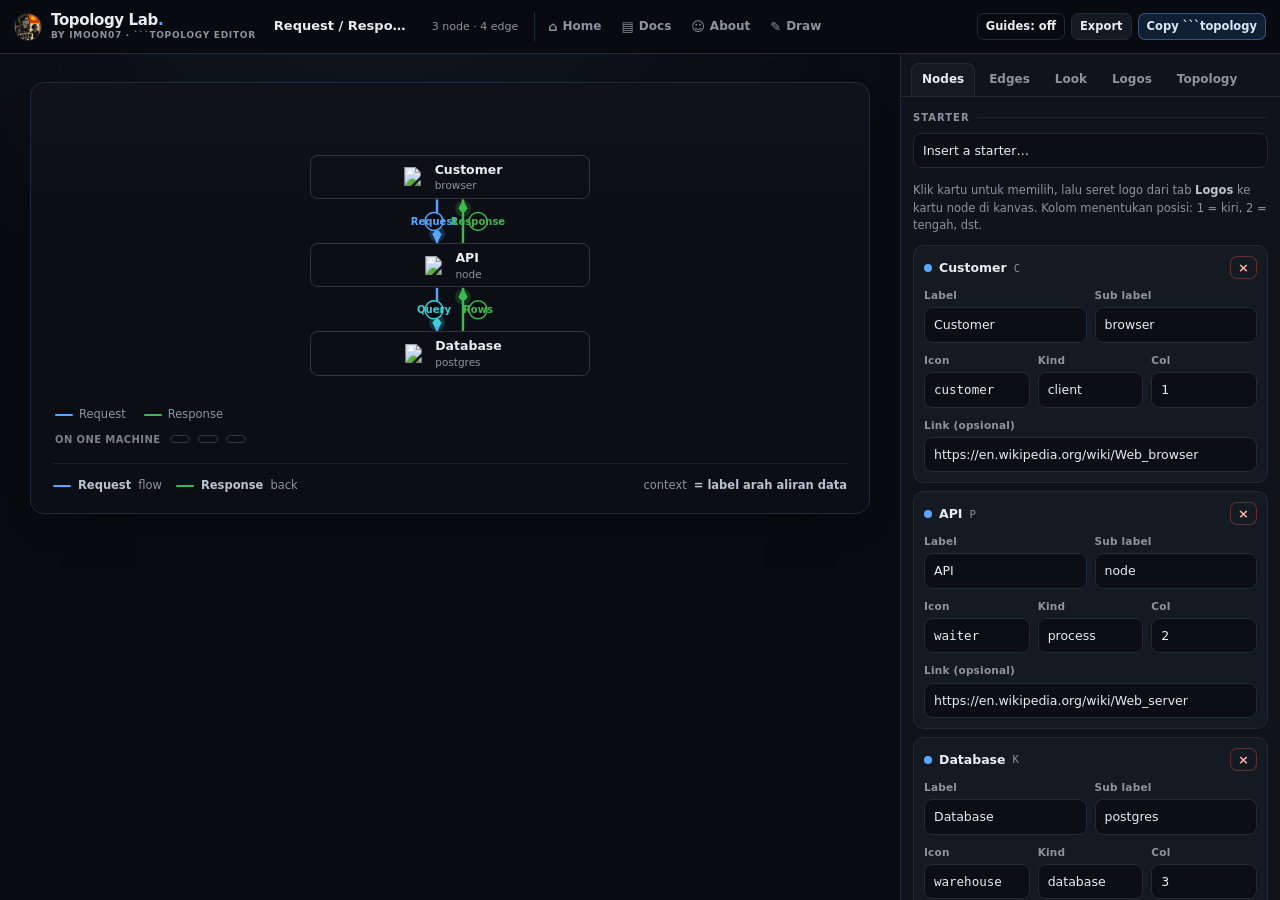
<file: topology.html>
<!DOCTYPE html>
<html lang="en">
<head>
<meta charset="utf-8">
<meta name="viewport" content="width=device-width, initial-scale=1">
<title>Topology Lab — editor ```topology</title>
<link rel="stylesheet" href="css/topology.css?v=6">
<style>
  :root {
    --bg: #080b10;
    --bg-2: #0b0f15;
    --surface: #0f141b;
    --surface-2: #141a22;
    --surface-3: #1a212b;
    --line: #222a35;
    --line-soft: #1a212a;
    --text: #e6edf3;
    --text-2: #b9c4d0;
    --muted: #8b949e;
    --accent: #58a6ff;
    --accent-soft: rgba(88, 166, 255, 0.14);
    --green: #3fb950;
    --danger: #f85149;
    --r-sm: 8px;
    --r-md: 11px;
    --r-lg: 14px;
    --shadow: 0 18px 48px -32px rgba(0, 0, 0, 0.95);
  }

  * { box-sizing: border-box; }

  html, body { height: 100%; margin: 0; }

  body {
    background: var(--bg);
    color: var(--text);
    font: 13px/1.55 Excalifont, ui-sans-serif, system-ui, -apple-system, "Segoe UI", Roboto, sans-serif;
    -webkit-font-smoothing: antialiased;
    overflow: hidden;
  }

  button, input, select, textarea { font: inherit; color: inherit; }

  code, .mono { font-family: ui-monospace, SFMono-Regular, Menlo, Consolas, monospace; }

  /* ------------------------------------------------------------- topbar */

  .topbar {
    position: absolute;
    inset: 0 0 auto 0;
    height: 54px;
    z-index: 40;
    display: flex;
    align-items: center;
    gap: 10px;
    padding: 0 14px;
    border-bottom: 1px solid var(--line);
    background: rgba(8, 11, 16, 0.9);
    backdrop-filter: blur(16px);
  }

  .brand {
    display: flex;
    align-items: center;
    gap: 9px;
    text-decoration: none;
    color: var(--text);
  }

  .brand-avatar {
    width: 28px;
    height: 28px;
    flex: 0 0 auto;
    border: 1px solid var(--line);
    border-radius: 50%;
    object-fit: cover;
    background: var(--surface-2);
  }

  .brand-text { display: flex; flex-direction: column; line-height: 1.05; }
  .brand-name { font-size: 15px; font-weight: 750; letter-spacing: -0.35px; }
  .brand-name span { color: var(--accent); }
  .brand-sub {
    margin-top: 2px;
    color: var(--muted);
    font-size: 9px;
    font-weight: 600;
    letter-spacing: 0.08em;
    text-transform: uppercase;
  }

  .doc-title {
    width: 150px;
    padding: 5px 7px;
    border: 1px solid transparent;
    border-radius: 8px;
    background: transparent;
    color: var(--text);
    font-weight: 600;
    text-overflow: ellipsis;
  }

  .doc-title:hover { border-color: var(--line); }

  .doc-title:focus {
    outline: 0;
    border-color: var(--accent);
    background: #0c1117;
  }

  .top-status {
    padding: 0 6px;
    color: var(--muted);
    font-size: 11px;
    white-space: nowrap;
  }

  .top-right {
    margin-left: auto;
    display: flex;
    align-items: center;
    gap: 6px;
  }

  .top-nav {
    display: flex;
    align-items: center;
    gap: 2px;
    padding-left: 4px;
    border-left: 1px solid var(--line);
  }

  .top-link {
    display: inline-flex;
    align-items: center;
    gap: 5px;
    padding: 5px 9px;
    border-radius: 7px;
    color: var(--muted);
    text-decoration: none;
    font-size: 12px;
    font-weight: 600;
    white-space: nowrap;
  }

  .top-link:hover { background: var(--surface-2); color: var(--text); }
  .top-link .ico { font-size: 13px; line-height: 1; }

  .btn {
    display: inline-flex;
    align-items: center;
    gap: 6px;
    border: 1px solid var(--line);
    border-radius: var(--r-sm);
    background: var(--surface-2);
    color: var(--text);
    padding: 6px 11px;
    font-size: 12px;
    font-weight: 620;
    cursor: pointer;
    white-space: nowrap;
    transition: background 0.13s ease, border-color 0.13s ease, transform 0.08s ease;
  }

  .btn:hover { background: var(--surface-3); border-color: #2e3947; }
  .btn:active { transform: translateY(1px); }
  .btn .k { color: var(--muted); font-size: 11px; }

  .btn--primary {
    background: var(--accent-soft);
    border-color: rgba(88, 166, 255, 0.42);
    color: #d6e8ff;
  }

  .btn--primary:hover { background: rgba(88, 166, 255, 0.22); }

  .btn--ghost { background: transparent; }
  .btn--ghost:hover { background: var(--surface-2); }
  .btn--danger { color: #ffb4ae; border-color: rgba(248, 81, 73, 0.35); }
  .btn--danger:hover { background: rgba(248, 81, 73, 0.12); }
  .btn--sm { padding: 4px 8px; font-size: 11.5px; border-radius: 7px; }
  .btn--icon { padding: 4px 7px; font-size: 13px; line-height: 1; }
  .btn.is-on { background: var(--accent-soft); border-color: rgba(88, 166, 255, 0.45); color: #cfe4ff; }
  .copy-short { display: none; }

  /* -------------------------------------------------------------- stage */

  #stage {
    position: absolute;
    inset: 54px 380px 0 0;
    overflow: auto;
    padding: 28px 30px 96px;
    background:
      radial-gradient(900px 520px at 42% -6%, rgba(88, 166, 255, 0.07), transparent 62%),
      transparent;
  }

  #stage.is-guides {
    background-image:
      linear-gradient(to right, rgba(88, 166, 255, 0.075) 1px, transparent 1px),
      linear-gradient(to bottom, rgba(88, 166, 255, 0.075) 1px, transparent 1px);
    background-size: 24px 24px;
    background-position: -1px -1px;
  }

  #board {
    max-width: 940px;
    margin: 0 auto;
    border: 1px solid var(--line);
    border-radius: var(--r-lg);
    background:
      linear-gradient(180deg, rgba(255, 255, 255, 0.014), transparent 40%),
      var(--bg-2);
    box-shadow: var(--shadow);
    padding: 22px 22px 18px;
    min-height: 320px;
  }

  #preview { width: 100%; }

  #preview .topo-node {
    cursor: grab;
    transition: outline-color 0.12s ease, box-shadow 0.12s ease;
  }

  #preview .topo-node.is-selected {
    outline: 2px solid var(--accent);
    outline-offset: 3px;
    border-radius: 10px;
  }

  /* Sasaran drop logo: node menyala saat dilewati. */
  #preview .topo-node.is-drop {
    outline: 2px dashed var(--accent);
    outline-offset: 4px;
    border-radius: 10px;
  }

  #empty {
    display: none;
    padding: 34px 16px;
    text-align: center;
    color: var(--muted);
    font-size: 12.5px;
  }

  #board.is-empty #empty { display: block; }
  #board.is-empty #preview { display: none; }

  /* Legenda konteks di bawah kanvas. */
  #legendBar {
    display: flex;
    align-items: center;
    gap: 14px;
    flex-wrap: wrap;
    margin-top: 16px;
    padding-top: 13px;
    border-top: 1px solid var(--line-soft);
    font-size: 11.5px;
    color: var(--muted);
  }

  .lg {
    display: inline-flex;
    align-items: center;
    gap: 7px;
    font-weight: 600;
    color: var(--text-2);
  }

  .lg i {
    width: 18px;
    height: 0;
    border-top: 2.5px solid var(--accent);
    border-radius: 2px;
  }

  .lg--back i { border-top-color: var(--green); }

  .lg em {
    font-style: normal;
    color: var(--muted);
    font-weight: 500;
  }

  /* --------------------------------------------------------------- dock */

  #dock {
    position: absolute;
    top: 54px; right: 0; bottom: 0;
    width: 380px;
    z-index: 30;
    display: flex;
    flex-direction: column;
    border-left: 1px solid var(--line);
    background: var(--surface);
  }

  .dock-head {
    display: flex;
    align-items: center;
    gap: 8px;
    padding: 11px 12px 0;
  }

  .dock-tabs {
    display: flex;
    gap: 3px;
    padding: 9px 10px 0;
    border-bottom: 1px solid var(--line);
    overflow-x: auto;
    scrollbar-width: none;
  }

  .dock-tabs::-webkit-scrollbar { display: none; }

  .dock-tab {
    flex: 0 0 auto;
    border: 1px solid transparent;
    border-bottom: 0;
    border-radius: 8px 8px 0 0;
    background: transparent;
    color: var(--muted);
    padding: 6px 10px 7px;
    font-size: 12px;
    font-weight: 640;
    cursor: pointer;
  }

  .dock-tab:hover { color: var(--text-2); }

  .dock-tab.is-on {
    color: var(--text);
    background: var(--surface-2);
    border-color: var(--line);
  }

  .dock-body {
    flex: 1;
    overflow: auto;
    padding: 13px 12px 20px;
  }

  .pane { display: none; }
  .pane.is-on { display: block; }

  .hint {
    margin: 0 0 11px;
    color: var(--muted);
    font-size: 11.5px;
    line-height: 1.5;
  }

  .hint b { color: var(--text-2); font-weight: 650; }

  .sec {
    margin: 0 0 14px;
  }

  .sec-h {
    display: flex;
    align-items: center;
    gap: 7px;
    margin: 0 0 8px;
    font-size: 10px;
    font-weight: 750;
    letter-spacing: 0.1em;
    text-transform: uppercase;
    color: var(--muted);
  }

  .sec-h::after {
    content: "";
    flex: 1;
    height: 1px;
    background: var(--line-soft);
  }

  .field { display: block; margin-bottom: 9px; }

  .field > span {
    display: block;
    margin-bottom: 4px;
    color: var(--muted);
    font-size: 10.5px;
    font-weight: 650;
    letter-spacing: 0.02em;
  }

  .inp {
    display: block;
    width: 100%;
    padding: 7px 9px;
    border: 1px solid var(--line);
    border-radius: var(--r-sm);
    background: var(--bg-2);
    color: var(--text);
    font-size: 12.5px;
    transition: border-color 0.13s ease, background 0.13s ease;
  }

  .inp:hover { border-color: #2b3644; }

  .inp:focus {
    outline: none;
    border-color: rgba(88, 166, 255, 0.6);
    background: #0c1118;
  }

  textarea.inp {
    min-height: 230px;
    resize: vertical;
    font-family: ui-monospace, SFMono-Regular, Menlo, Consolas, monospace;
    font-size: 11.5px;
    line-height: 1.55;
  }

  textarea.inp.code {
    min-height: calc(100vh - 210px);
    font-size: 12.5px;
    line-height: 1.6;
    tab-size: 2;
    white-space: pre;
    overflow: auto;
  }

  .code-status {
    margin: 8px 0 0;
    font-size: 11.5px;
    color: var(--muted);
    font-family: ui-monospace, SFMono-Regular, Menlo, Consolas, monospace;
  }

  .code-status.is-ok { color: var(--green); }
  .code-status.is-bad { color: var(--danger); }

  select.inp { appearance: none; cursor: pointer; }

  .seg {
    display: inline-flex;
    padding: 2px;
    gap: 2px;
    border: 1px solid var(--line);
    border-radius: 9px;
    background: var(--bg-2);
  }

  .seg button {
    border: 0;
    border-radius: 7px;
    background: transparent;
    color: var(--muted);
    padding: 5px 10px;
    font-size: 11.5px;
    font-weight: 620;
    cursor: pointer;
  }

  .seg button:hover { color: var(--text-2); }

  .seg button.is-on {
    background: var(--surface-3);
    color: var(--text);
    box-shadow: 0 1px 0 rgba(255, 255, 255, 0.04) inset;
  }

  .swatches {
    display: flex;
    gap: 6px;
    flex-wrap: wrap;
    align-items: center;
  }

  .sw {
    width: 22px; height: 22px;
    border-radius: 7px;
    border: 1px solid rgba(255, 255, 255, 0.14);
    cursor: pointer;
    padding: 0;
    transition: transform 0.1s ease, box-shadow 0.1s ease;
  }

  .sw:hover { transform: scale(1.08); }

  .sw.is-on {
    box-shadow: 0 0 0 2px var(--surface), 0 0 0 3.5px currentColor;
  }

  .sw--none {
    background: repeating-linear-gradient(45deg, #2a3341 0 3px, transparent 3px 6px);
  }

  .card {
    border: 1px solid var(--line);
    border-radius: var(--r-md);
    background: var(--surface-2);
    padding: 10px;
    margin-bottom: 8px;
    transition: border-color 0.13s ease, background 0.13s ease;
  }

  .card:hover { border-color: #2b3644; }
  .card.is-on { border-color: rgba(88, 166, 255, 0.55); background: #121a24; }

  .card-head {
    display: flex;
    align-items: center;
    gap: 7px;
    margin-bottom: 8px;
  }

  .dot {
    width: 8px; height: 8px;
    border-radius: 50%;
    background: var(--accent);
    flex: 0 0 auto;
  }

  .card-head b { font-size: 12.5px; font-weight: 650; }
  .card-head .id { color: var(--muted); font-size: 10.5px; }

  .grow { flex: 1; min-width: 0; }

  .grid2 { display: grid; grid-template-columns: 1fr 1fr; gap: 8px; }
  .grid3 { display: grid; grid-template-columns: repeat(3, 1fr); gap: 8px; }

  .row { display: flex; gap: 6px; align-items: center; }
  .row + .row { margin-top: 7px; }
  .row > * { min-width: 0; }

  .empty {
    padding: 16px 12px;
    border: 1px dashed var(--line);
    border-radius: var(--r-md);
    color: var(--muted);
    font-size: 12px;
    text-align: center;
  }

  .edge-line {
    display: grid;
    grid-template-columns: 1fr 16px 1fr;
    align-items: center;
    gap: 6px;
  }

  .edge-line .arw { color: var(--muted); text-align: center; font-size: 12px; }

  .switch {
    display: inline-flex;
    align-items: center;
    gap: 7px;
    font-size: 11.5px;
    color: var(--text-2);
    font-weight: 600;
    cursor: pointer;
    user-select: none;
  }

  .switch input { appearance: none; width: 28px; height: 16px; margin: 0; border-radius: 999px; background: #26303d; position: relative; cursor: pointer; transition: background 0.15s ease; }

  .switch input::after {
    content: "";
    position: absolute;
    top: 2px; left: 2px;
    width: 12px; height: 12px;
    border-radius: 50%;
    background: #8b949e;
    transition: transform 0.15s ease, background 0.15s ease;
  }

  .switch input:checked { background: rgba(63, 185, 80, 0.3); }
  .switch input:checked::after { transform: translateX(12px); background: var(--green); }

  .logo-grid {
    display: grid;
    grid-template-columns: repeat(auto-fill, minmax(54px, 1fr));
    gap: 7px;
  }

  .tile {
    position: relative;
    aspect-ratio: 1;
    display: grid;
    place-items: center;
    padding: 7px;
    border: 1px solid var(--line);
    border-radius: 9px;
    background: var(--bg-2);
    cursor: grab;
    transition: border-color 0.12s ease, background 0.12s ease, transform 0.1s ease;
  }

  .tile:hover {
    border-color: rgba(88, 166, 255, 0.6);
    background: #101823;
    transform: translateY(-1px);
  }

  .tile:active { cursor: grabbing; }
  .tile img { max-width: 100%; max-height: 100%; object-fit: contain; pointer-events: none; }
  .tile svg { width: 22px; height: 22px; pointer-events: none; }

  .toast {
    position: absolute;
    left: 50%;
    bottom: 22px;
    transform: translate(-50%, 8px);
    z-index: 80;
    padding: 8px 15px;
    border: 1px solid var(--line);
    border-radius: 999px;
    background: rgba(15, 20, 27, 0.97);
    box-shadow: var(--shadow);
    font-size: 12px;
    font-weight: 620;
    opacity: 0;
    pointer-events: none;
    transition: opacity 0.16s ease, transform 0.16s ease;
  }

  .toast.is-on { opacity: 1; transform: translate(-50%, 0); }

  #dockToggle { display: none; }

  @media (max-width: 1180px) {
    #stage { inset: 54px 340px 0 0; padding: 22px 20px 90px; }
    #dock { width: 340px; }
  }

  @media (max-width: 900px) {
    #stage { inset: 54px 0 0 0; padding: 16px 14px 80px; }

    #dock {
      top: auto;
      left: 0; right: 0; bottom: 0;
      width: auto;
      height: 68%;
      border-left: 0;
      border-top: 1px solid var(--line);
      border-radius: 16px 16px 0 0;
      transform: translateY(100%);
      visibility: hidden;
      transition: transform 0.22s cubic-bezier(0.22, 0.61, 0.36, 1), visibility 0.22s;
      box-shadow: 0 -20px 50px -30px #000;
    }

    /* A closed sheet must not add scrollable area or catch taps. */
    #dock.is-open { transform: translateY(0); visibility: visible; }
    #dockToggle { display: inline-flex; }
    .top-nav .lbl { display: none; }
    .top-nav .top-link { padding: 5px 7px; }
    #guidesBtn { display: none; }
    .brand-sub { display: none; }
    .doc-title { display: none; }
    #topStatus { display: none; }
    .copy-long { display: none; }
  }

  /* Phones: the header carries a lot of controls, so it has to fit 390px
     without clipping. Labels go, tap targets grow, and the copy button keeps
     only its short label. */
  @media (max-width: 600px) {
    .topbar { gap: 6px; padding: 0 8px; }
    .brand-text { display: none; }
    .brand-avatar { width: 26px; height: 26px; }
    .top-nav { padding-left: 2px; gap: 0; }
    .top-nav .top-link { padding: 6px 6px; }
    .top-nav .ico { font-size: 15px; }
    .top-right { gap: 4px; }
    .top-right .btn { padding: 6px 8px; font-size: 11.5px; }
    .copy-short { display: inline; }
    #stage { padding: 12px 10px 84px; }
    #board { padding: 14px 12px 12px; border-radius: 14px; }
    #legendBar { flex-wrap: wrap; row-gap: 4px; }
    .dock-tabs { padding: 8px 8px 0; }
    .dock-tab { padding: 7px 9px; }
  }
</style>
</head>
<body>

<header class="topbar">
  <a class="brand" href="index.html#home" title="TopologyLab by iMoon07">
    <img class="brand-avatar" src="assets/foto-raja.jpg" alt="iMoon07" decoding="async">
    <span class="brand-text">
      <span class="brand-name">Topology Lab<span>.</span></span>
      <span class="brand-sub">by iMoon07 · ```topology editor</span>
    </span>
  </a>

  <input id="docTitle" class="doc-title" value="Topology" aria-label="Diagram title" spellcheck="false">
  <span id="topStatus" class="top-status">0 node · 0 edge</span>

  <nav class="top-nav" aria-label="Site">
    <a class="top-link" href="index.html#home" title="Home"><span class="ico">⌂</span><span class="lbl">Home</span></a>
    <a class="top-link" href="references.html?ref=index" title="Docs"><span class="ico">▤</span><span class="lbl">Docs</span></a>
    <a class="top-link" href="about.html" title="About"><span class="ico">☺</span><span class="lbl">About</span></a>
    <a class="top-link" href="draw.html" title="Alur Visual Lab"><span class="ico">✎</span><span class="lbl">Draw</span></a>
  </nav>

  <div class="top-right">
    <button class="btn btn--ghost btn--sm" id="guidesBtn" title="Editor guides only — never exported">Guides: off</button>
    <button class="btn btn--sm" id="dockToggle" title="Only on narrow screens">Panel</button>
    <button class="btn btn--sm" id="exportBtn">Export</button>
    <button class="btn btn--primary btn--sm" id="copyBtn" aria-label="Copy topology block"><span class="copy-long">Copy ```topology</span><span class="copy-short">Copy</span></button>
  </div>
</header>

<main id="stage">
  <div id="board">
    <div id="preview" class="topology"></div>
    <p id="empty">Belum ada node. Tambahkan lewat panel <b>Nodes</b>, atau pilih <b>Starter</b> di atas.</p>
    <div id="legendBar">
      <span class="lg"><i></i><span id="lgFlow">Request</span> <em>flow</em></span>
      <span class="lg lg--back"><i></i><span id="lgBack">Response</span> <em>back</em></span>
      <span class="lg" style="margin-left:auto"><em>context</em> = label arah aliran data</span>
    </div>
  </div>
</main>

<aside id="dock" aria-label="Topology editor panel">
  <div class="dock-tabs" role="tablist">
    <button class="dock-tab is-on" data-pane="nodes" role="tab">Nodes</button>
    <button class="dock-tab" data-pane="edges" role="tab">Edges</button>
    <button class="dock-tab" data-pane="look" role="tab">Look</button>
    <button class="dock-tab" data-pane="logos" role="tab">Logos</button>
    <button class="dock-tab" data-pane="json" role="tab">Topology</button>
  </div>

  <div class="dock-body">
    <!-- -------------------------------------------------------- nodes -->
    <section class="pane is-on" data-pane="nodes">
      <div class="sec">
        <h3 class="sec-h">Starter</h3>
        <select id="presetSel" class="inp" title="Insert a starter diagram — replaces the current one">
          <option value="">Insert a starter…</option>
        </select>
      </div>
      <p class="hint">Klik kartu untuk memilih, lalu seret logo dari tab <b>Logos</b> ke kartu node di kanvas. Kolom menentukan posisi: 1 = kiri, 2 = tengah, dst.</p>
      <div id="nodeList"></div>
      <button class="btn btn--sm" id="addNode" style="width:100%;justify-content:center">＋ Add node</button>
    </section>

    <!-- -------------------------------------------------------- edges -->
    <section class="pane" data-pane="edges">
      <p class="hint">Setiap baris satu kabel. <b>Label</b> adalah konteks di atas kabel (mis. <code>POST /order</code>, <code>SQL</code>), <b>back</b> menggambar jalur balik.</p>
      <div id="edgeList"></div>
      <button class="btn btn--sm" id="addEdge" style="width:100%;justify-content:center">＋ Add edge</button>
    </section>

    <!-- --------------------------------------------------------- look -->
    <section class="pane" data-pane="look">
      <div class="sec">
        <h3 class="sec-h">Canvas</h3>
        <label class="field"><span>Title</span>
          <input id="fTitle" class="inp" type="text" placeholder="Diagram title">
        </label>
        <div class="field"><span>Layout</span>
          <div class="seg" id="fVertical" role="group">
            <button type="button" data-v="1" class="is-on">Vertical</button>
            <button type="button" data-v="0">Horizontal</button>
          </div>
        </div>
        <label class="switch"><input id="fBadges" type="checkbox"> Show edge numbers</label>
      </div>

      <div class="sec">
        <h3 class="sec-h">Context / data flow</h3>
        <p class="hint">Label ini menjelaskan arti arah aliran, bukan cuma hiasan. Bisa dipakai bersama di semua kabel maju/mundur.</p>
        <div class="grid2">
          <label class="field"><span>Flow label</span>
            <input id="fFlow" class="inp" type="text" placeholder="Request">
          </label>
          <label class="field"><span>Back label</span>
            <input id="fBack" class="inp" type="text" placeholder="Response">
          </label>
        </div>
        <div class="row" style="flex-wrap:wrap">
          <button class="btn btn--sm" id="applyCtx">Apply ke semua edge</button>
          <button class="btn btn--sm btn--ghost" id="clearCtx">Kosongkan</button>
        </div>
      </div>

      <div class="sec">
        <h3 class="sec-h">Default kabel baru</h3>
        <p class="hint">Dipakai saat menambah edge baru.</p>
        <div class="field"><span>Warna</span><div class="swatches" id="defSwatches"></div></div>
        <div class="grid2">
          <label class="field"><span>Tebal</span>
            <input id="defWidth" class="inp" type="number" min="1" max="8" step="0.5" value="2">
          </label>
          <label class="field"><span>Gaya</span>
            <select id="defDash" class="inp">
              <option value="solid">solid</option>
              <option value="dashed">dashed</option>
              <option value="dotted">dotted</option>
            </select>
          </label>
        </div>
        <label class="field"><span>Motion</span>
          <select id="defMotion" class="inp">
            <option value="flow">flow — titik jalan</option>
            <option value="none">none — statis</option>
          </select>
        </label>
      </div>

      <div class="sec">
        <h3 class="sec-h">Facilities</h3>
        <label class="field"><span>Label grup</span>
          <input id="fFacLabel" class="inp" type="text" placeholder="On one machine">
        </label>
        <div id="facList"></div>
        <button class="btn btn--sm" id="addFac" style="width:100%;justify-content:center">＋ Add chip</button>
      </div>
    </section>

    <!-- -------------------------------------------------------- logos -->
    <section class="pane" data-pane="logos">
      <p class="hint">Seret logo ke node di kanvas (atau ke kartu node di tab Nodes). Klik = pakai node terpilih.</p>
      <input id="logoSearch" class="inp" type="search" placeholder="Search logos — docker, nginx, burp…">
      <div style="height:8px"></div>
      <select id="logoCat" class="inp"></select>
      <div style="height:10px"></div>
      <div id="logoGrid" class="logo-grid"></div>
    </section>

    <!-- ----------------------------------------------------- topology -->
    <section class="pane" data-pane="json">
      <p class="hint">Sintaks <code>```topology</code> — edit langsung, kanvas ikut berubah saat mengetik. <b>Tab</b> = 2 spasi.</p>
      <textarea id="specBox" class="inp code" spellcheck="false" wrap="off"></textarea>
      <p class="code-status" id="codeStatus"></p>
    </section>
  </div>
</aside>

<div class="toast" id="toast"></div>

<script src="js/topology-icons.js?v=5"></script>
<script src="js/logo-manifest.js?v=6"></script>
<script src="js/alur/logos.js?v=5"></script>
<script src="js/topology.js?v=6"></script>
<script>
(function () {
  'use strict';

  var SAVE_KEY = 'topology.lab.v2';
  var TONES = [
    ['blue', '#58a6ff'], ['green', '#3fb950'], ['amber', '#d29922'],
    ['red', '#f85149'], ['purple', '#bc8cff'], ['cyan', '#39d0d8'],
    ['pink', '#f778ba'], ['slate', '#8b949e']
  ];
  var KINDS = ['process', 'actor', 'store', 'choice', 'out', 'tech', 'host',
    'client', 'server', 'database', 'cloud', 'security', 'network'];

  var PRESETS = [
    {
      id: 'request-response',
      label: 'Request / Response',
      spec: {
        title: 'Request / Response',
        vertical: true,
        columns: [['C'], ['P'], ['K']],
        nodes: {
          C: ['Customer', 'browser', 'customer', 'client', 'https://en.wikipedia.org/wiki/Web_browser'],
          P: ['API', 'node', 'waiter', 'process', 'https://en.wikipedia.org/wiki/Web_server'],
          K: ['Database', 'postgres', 'warehouse', 'database', 'https://en.wikipedia.org/wiki/Database']
        },
        edges: [
          { from: 'C', to: 'P', badge: 'Request', color: 'blue' },
          { from: 'P', to: 'K', badge: 'Query', color: 'cyan' },
          { from: 'K', to: 'P', badge: 'Rows', back: true },
          { from: 'P', to: 'C', badge: 'Response', back: true }
        ],
        legend: { flow: 'Request', back: 'Response' },
        facilitiesLabel: 'On one machine',
        facilities: [['server', 'Core'], ['lock', 'Transport'], ['package', 'Optional']]
      }
    },
    {
      id: 'chain',
      label: 'Linear chain',
      spec: {
        title: 'Linear chain',
        vertical: true,
        columns: [['C'], ['P'], ['K'], ['G']],
        nodes: {
          C: ['Customer', 'Places an order', 'customer', 'actor'],
          P: ['Waiter', 'Takes the order', 'waiter', 'process'],
          K: ['Chef', 'Prepares the order', 'cook', 'process'],
          G: ['Pantry', 'Stores ingredients', 'warehouse', 'store']
        },
        edges: [
          { from: 'C', to: 'P', badge: 'Order' },
          { from: 'P', to: 'K', badge: 'Ticket' },
          { from: 'K', to: 'G', badge: 'Fetch' },
          { from: 'G', to: 'K', badge: 'Items', back: true },
          { from: 'K', to: 'P', badge: 'Dish', back: true },
          { from: 'P', to: 'C', badge: 'Serve', back: true }
        ],
        legend: { flow: 'Request', back: 'Response' }
      }
    },
    {
      id: 'fan',
      label: 'Fan-out grid',
      spec: {
        title: 'Choose a platform',
        vertical: true,
        columns: [['B'], { nodes: ['C', 'D', 'E', 'F'], grid: 2 }, ['I']],
        nodes: {
          B: ['Where to run it?', '', 'git-branch', 'choice'],
          C: ['Bare Metal', 'Own hardware', 'hard-drive', 'host'],
          D: ['Virtual Machine', 'Private room', 'monitor', 'host'],
          E: ['Container', 'Shared kernel', 'si-docker', 'host'],
          F: ['Serverless', 'Per request', 'zap', 'host'],
          I: ['All components', 'Run in one place', 'layers', 'out']
        },
        edges: [
          { from: 'B', to: 'C' }, { from: 'B', to: 'D' },
          { from: 'B', to: 'E' }, { from: 'B', to: 'F' },
          { from: 'C', to: 'I', back: true }, { from: 'D', to: 'I', back: true },
          { from: 'E', to: 'I', back: true }, { from: 'F', to: 'I', back: true }
        ]
      }
    },
    {
      id: 'stack',
      label: 'Stack with logos',
      spec: {
        title: 'Request path',
        vertical: false,
        columns: [['client'], ['edge'], ['app'], ['db']],
        nodes: {
          client: ['Client', 'browser', 'customer', 'client'],
          edge: ['Edge', 'nginx', 'stack:nginx', 'server'],
          app: ['App', 'node', 'programming:nodejs', 'process'],
          db: ['Database', 'postgres', 'stack:postgresql', 'database']
        },
        edges: [
          { from: 'client', to: 'edge', badge: 'TLS', color: 'green', width: 2.5 },
          { from: 'edge', to: 'app', badge: 'proxy_pass' },
          { from: 'app', to: 'db', badge: 'SQL', color: 'amber', dash: 'dashed' }
        ]
      }
    }
  ];

  var state = {
    spec: null,
    sel: null,
    guides: false,
    def: { color: 'blue', width: 2, dash: 'solid', motion: 'flow' }
  };

  var $ = function (id) { return document.getElementById(id); };
  var el = {
    board: $('board'), preview: $('preview'), docTitle: $('docTitle'),
    topStatus: $('topStatus'),
    nodeList: $('nodeList'), edgeList: $('edgeList'), facList: $('facList'),
    specBox: $('specBox'), codeStatus: $('codeStatus'), toast: $('toast'), logoGrid: $('logoGrid'),
    logoSearch: $('logoSearch'), logoCat: $('logoCat'), presetSel: $('presetSel'),
    legendFlow: $('lgFlow'), legendBack: $('lgBack'), defSwatches: $('defSwatches')
  };

  /* ------------------------------------------------------------ helpers */

  function clone(o) { return JSON.parse(JSON.stringify(o)); }

  function uid(prefix) {
    var ids = Object.keys(state.spec.nodes || {});
    var n = 1;
    while (ids.indexOf(prefix + n) >= 0) n++;
    return prefix + n;
  }

  function toneColor(name) {
    for (var i = 0; i < TONES.length; i++) if (TONES[i][0] === name) return TONES[i][1];
    return null;
  }

  function toast(msg) {
    el.toast.textContent = msg;
    el.toast.classList.add('is-on');
    clearTimeout(toast._t);
    toast._t = setTimeout(function () { el.toast.classList.remove('is-on'); }, 1500);
  }

  /* Edge bisa array lama ["A","B","label",true] atau objek baru. Semua kode
     panel memakai objek; normalisasi terjadi sekali saat load/apply.
     Edges may be legacy arrays or objects; the panel only works with objects. */
  function normalizeEdges() {
    var spec = state.spec;
    if (!Array.isArray(spec.edges)) { spec.edges = []; return; }
    spec.edges = spec.edges.map(function (e) {
      if (e && !Array.isArray(e)) {
        if (!e.color) e.color = e.back ? 'green' : 'blue';
        if (e.motion === undefined) e.motion = 'flow';
        return e;
      }
      var back = !!e[3];
      return {
        from: e[0], to: e[1],
        badge: e[2] || '',
        back: back,
        color: back ? 'green' : 'blue',
        width: 2,
        dash: 'solid',
        motion: 'flow'
      };
    });
  }

  function nodeArr(id) {
    var n = state.spec.nodes[id];
    if (!Array.isArray(n)) state.spec.nodes[id] = n = [id, '', 'circle-dot', 'process'];
    return n;
  }

  function rebuildColumns() {
    var spec = state.spec;
    var ids = Object.keys(spec.nodes);
    var groups = [];
    ids.forEach(function (id) {
      var col = Math.max(1, parseInt(spec.nodes[id]._col || 1, 10) || 1);
      while (groups.length < col) groups.push([]);
      groups[col - 1].push(id);
    });
    if (!groups.length) return [['A']];
    spec.columns = groups.map(function (list) {
      if (list.length > 1) {
        var g = Math.min(4, list.length);
        return g > 1 ? { nodes: list, grid: g } : { nodes: list };
      }
      return [list[0]];
    });
    return spec.columns;
  }

  /* _col hanya untuk editor; columns yang dipublikasikan tetap dari rebuild.
     _col is editor-only; the published columns come from rebuildColumns(). */
  function cleanSpec() {
    var spec = clone(state.spec);
    Object.keys(spec.nodes || {}).forEach(function (id) {
      if (Array.isArray(spec.nodes[id])) delete spec.nodes[id]._col;
    });
    delete spec._col;
    return spec;
  }

  function fence() {
    return '```topology\n' + JSON.stringify(cleanSpec(), null, 2) + '\n```';
  }

  function edgeColor(e) {
    return toneColor(e.color) || (typeof e.color === 'string' && e.color.charAt(0) === '#' ? e.color : '#8b949e');
  }

  /* ------------------------------------------------------------- render */

  function render() {
    var spec = cleanSpec();
    el.preview.innerHTML = '';
    el.preview.className = 'topology';
    delete el.preview.dataset.rendered;
    if (document.activeElement !== el.docTitle) el.docTitle.value = state.spec.title || '';

    var count = Object.keys(state.spec.nodes || {}).length;
    var edgeCount = (state.spec.edges || []).length;
    if (el.topStatus) el.topStatus.textContent = count + ' node · ' + edgeCount + ' edge';
    el.board.classList.toggle('is-empty', count === 0);

    if (count) {
      try { window.Topology.render(el.preview, spec); }
      catch (err) { el.preview.textContent = 'Render error: ' + err.message; }
    }

    var flow = (state.spec.legend && state.spec.legend.flow) || 'Request';
    var back = (state.spec.legend && state.spec.legend.back) || 'Response';
    el.legendFlow.textContent = flow;
    el.legendBack.textContent = back;

    syncPanels();
    queueSave();
  }

  function syncPanels() {
    if (document.activeElement !== el.specBox) el.specBox.value = fence();
    renderNodes();
    renderEdges();
    renderLook();
    highlight();
  }

  /* Sintaks ditulis langsung; kanvas mengikuti selama JSON-nya sah.
     The fence is edited in place — the canvas follows while the JSON parses. */
  function codeStatus(kind, msg) {
    el.codeStatus.className = 'code-status' + (kind ? ' is-' + kind : '');
    el.codeStatus.textContent = msg || '';
  }

  function statusLine() {
    var n = Object.keys(state.spec.nodes || {}).length;
    var e = (state.spec.edges || []).length;
    return 'valid · ' + n + ' node · ' + e + ' edge';
  }

  function stripFence(raw) {
    return String(raw)
      .replace(/^\s*```(?:topology|json)?[ \t]*\r?\n/, '')
      .replace(/\r?\n?```\s*$/, '');
  }

  function liveParse() {
    var next;
    try {
      next = JSON.parse(stripFence(el.specBox.value));
    } catch (err) {
      codeStatus('bad', 'sintaks salah — ' + err.message);
      return false;
    }
    if (!next || typeof next !== 'object' || Array.isArray(next) ||
        !next.nodes || typeof next.nodes !== 'object' || Array.isArray(next.nodes)) {
      codeStatus('bad', 'butuh objek dengan "nodes"');
      return false;
    }

    state.spec = next;
    Object.keys(state.spec.nodes).forEach(function (id, i) {
      if (!state.spec.nodes[id]._col) state.spec.nodes[id]._col = i + 1;
    });
    normalizeEdges();
    rebuildColumns();
    state.sel = null;

    render();
    codeStatus('ok', statusLine());
    return true;
  }

  function highlight() {
    Array.prototype.forEach.call(el.preview.querySelectorAll('.topo-node'), function (n) {
      n.classList.toggle('is-selected', !!state.sel && n.dataset.node === state.sel);
    });
  }

  /* -------------------------------------------------------------- nodes */

  function renderNodes() {
    var spec = state.spec;
    var ids = Object.keys(spec.nodes);
    el.nodeList.innerHTML = '';

    if (!ids.length) {
      el.nodeList.innerHTML = '<div class="empty">Belum ada node.</div>';
      return;
    }

    ids.forEach(function (id) {
      var n = nodeArr(id);
      var card = document.createElement('div');
      card.className = 'card' + (state.sel === id ? ' is-on' : '');
      card.dataset.node = id;

      var head = document.createElement('div');
      head.className = 'card-head';

      var dot = document.createElement('span');
      dot.className = 'dot';
      dot.style.background = toneColor(n[3]) || '#58a6ff';

      var b = document.createElement('b');
      b.textContent = n[0] || id;

      var idTag = document.createElement('span');
      idTag.className = 'id mono';
      idTag.textContent = id;

      var del = document.createElement('button');
      del.type = 'button';
      del.className = 'btn btn--sm btn--danger btn--icon';
      del.style.marginLeft = 'auto';
      del.textContent = '×';
      del.title = 'Delete node';
      del.addEventListener('click', function () {
        delete state.spec.nodes[id];
        state.spec.edges = state.spec.edges.filter(function (e) {
          return e.from !== id && e.to !== id;
        });
        if (state.sel === id) state.sel = null;
        render();
      });

      head.appendChild(dot);
      head.appendChild(b);
      head.appendChild(idTag);
      head.appendChild(del);
      card.appendChild(head);

      card.addEventListener('click', function (ev) {
        if (ev.target.closest('button')) return;
        state.sel = id;
        render();
      });

      /* Drop logo langsung ke kartu node. */
      card.addEventListener('dragover', function (ev) {
        if (!ev.dataTransfer) return;
        ev.preventDefault();
        card.classList.add('is-drop');
      });
      card.addEventListener('dragleave', function () { card.classList.remove('is-drop'); });
      card.addEventListener('drop', function (ev) {
        ev.preventDefault();
        card.classList.remove('is-drop');
        var logo = ev.dataTransfer.getData('text/x-logo');
        if (!logo) return;
        nodeArr(id)[2] = logo;
        state.sel = id;
        render();
        toast('Logo → ' + id);
      });

      var g2 = document.createElement('div');
      g2.className = 'grid2';

      var lab = document.createElement('label');
      lab.className = 'field';
      lab.innerHTML = '<span>Label</span>';
      var labInp = document.createElement('input');
      labInp.className = 'inp';
      labInp.type = 'text';
      labInp.value = n[0] || '';
      labInp.addEventListener('input', function () { n[0] = labInp.value; render(); });
      lab.appendChild(labInp);
      g2.appendChild(lab);

      var sub = document.createElement('label');
      sub.className = 'field';
      sub.innerHTML = '<span>Sub label</span>';
      var subInp = document.createElement('input');
      subInp.className = 'inp';
      subInp.type = 'text';
      subInp.value = n[1] || '';
      subInp.addEventListener('input', function () { n[1] = subInp.value; render(); });
      sub.appendChild(subInp);
      g2.appendChild(sub);
      card.appendChild(g2);

      var g3 = document.createElement('div');
      g3.className = 'grid3';

      var icon = document.createElement('label');
      icon.className = 'field';
      icon.innerHTML = '<span>Icon</span>';
      var iconInp = document.createElement('input');
      iconInp.className = 'inp mono';
      iconInp.type = 'text';
      iconInp.value = n[2] || '';
      iconInp.placeholder = 'customer / stack:docker';
      iconInp.addEventListener('input', function () { n[2] = iconInp.value; render(); });
      icon.appendChild(iconInp);
      g3.appendChild(icon);

      var kind = document.createElement('label');
      kind.className = 'field';
      kind.innerHTML = '<span>Kind</span>';
      var kindSel = document.createElement('select');
      kindSel.className = 'inp';
      KINDS.forEach(function (k) {
        var o = document.createElement('option');
        o.value = k; o.textContent = k;
        if ((n[3] || 'process') === k) o.selected = true;
        kindSel.appendChild(o);
      });
      kindSel.addEventListener('change', function () { n[3] = kindSel.value; render(); });
      kind.appendChild(kindSel);
      g3.appendChild(kind);

      var col = document.createElement('label');
      col.className = 'field';
      col.innerHTML = '<span>Col</span>';
      var colInp = document.createElement('input');
      colInp.className = 'inp';
      colInp.type = 'number';
      colInp.min = '1';
      colInp.max = '9';
      colInp.value = String(parseInt(n._col || 1, 10));
      colInp.addEventListener('input', function () {
        n._col = Math.max(1, parseInt(colInp.value, 10) || 1);
        rebuildColumns();
        render();
      });
      col.appendChild(colInp);
      g3.appendChild(col);
      card.appendChild(g3);

      var href = document.createElement('label');
      href.className = 'field';
      href.style.marginBottom = '0';
      href.innerHTML = '<span>Link (opsional)</span>';
      var hrefInp = document.createElement('input');
      hrefInp.className = 'inp';
      hrefInp.type = 'url';
      hrefInp.placeholder = 'https://…';
      hrefInp.value = n[4] || '';
      hrefInp.addEventListener('input', function () {
        if (hrefInp.value) n[4] = hrefInp.value;
        else if (n.length > 4) n.length = 4;
        render();
      });
      href.appendChild(hrefInp);
      card.appendChild(href);

      el.nodeList.appendChild(card);
    });
  }

  /* -------------------------------------------------------------- edges */

  function renderEdges() {
    var spec = state.spec;
    var ids = Object.keys(spec.nodes);
    el.edgeList.innerHTML = '';

    if (!ids.length) {
      el.edgeList.innerHTML = '<div class="empty">Tambah node dulu.</div>';
      return;
    }
    if (!spec.edges.length) {
      el.edgeList.innerHTML = '<div class="empty">Belum ada kabel.</div>';
    }

    spec.edges.forEach(function (e, i) {
      var card = document.createElement('div');
      card.className = 'card';

      var head = document.createElement('div');
      head.className = 'card-head';

      var dot = document.createElement('span');
      dot.className = 'dot';
      dot.style.background = e.back ? '#3fb950' : edgeColor(e);

      var b = document.createElement('b');
      b.textContent = e.back ? 'Back' : 'Flow';

      var del = document.createElement('button');
      del.type = 'button';
      del.className = 'btn btn--sm btn--danger btn--icon';
      del.style.marginLeft = 'auto';
      del.textContent = '×';
      del.addEventListener('click', function () {
        spec.edges.splice(i, 1);
        render();
      });

      head.appendChild(dot);
      head.appendChild(b);
      head.appendChild(del);
      card.appendChild(head);

      /* from -> to */
      var line = document.createElement('div');
      line.className = 'edge-line';

      [['From', 'from'], ['To', 'to']].forEach(function (pair) {
        var lab = document.createElement('label');
        lab.className = 'field';
        lab.style.margin = '0';
        lab.innerHTML = '<span>' + pair[0] + '</span>';
        var sel = document.createElement('select');
        sel.className = 'inp';
        ids.forEach(function (id) {
          var o = document.createElement('option');
          o.value = id; o.textContent = id;
          if (e[pair[1]] === id) o.selected = true;
          sel.appendChild(o);
        });
        sel.addEventListener('change', function () { e[pair[1]] = sel.value; render(); });
        lab.appendChild(sel);
        line.appendChild(lab);
        if (pair[1] === 'from') {
          var arw = document.createElement('div');
          arw.className = 'arw';
          arw.textContent = e.back ? '←' : '→';
          line.appendChild(arw);
        }
      });
      card.appendChild(line);

      var badge = document.createElement('label');
      badge.className = 'field';
      badge.style.marginTop = '8px';
      badge.innerHTML = '<span>Label / konteks</span>';
      var badgeInp = document.createElement('input');
      badgeInp.className = 'inp';
      badgeInp.type = 'text';
      badgeInp.placeholder = e.back ? 'Response' : 'Request';
      badgeInp.value = e.badge || '';
      badgeInp.addEventListener('input', function () {
        if (badgeInp.value) e.badge = badgeInp.value;
        else delete e.badge;
        render();
      });
      badge.appendChild(badgeInp);
      card.appendChild(badge);

      /* color + width */
      var sw = document.createElement('div');
      sw.className = 'field';
      var swHead = document.createElement('span');
      swHead.textContent = 'Warna kabel';
      sw.appendChild(swHead);
      var swWrap = document.createElement('div');
      swWrap.className = 'swatches';

      TONES.forEach(function (t) {
        var btn = document.createElement('button');
        btn.type = 'button';
        btn.className = 'sw' + ((e.color || '') === t[0] ? ' is-on' : '');
        btn.style.background = t[1];
        btn.style.color = t[1];
        btn.title = t[0];
        btn.addEventListener('click', function () {
          if (e.color === t[0]) delete e.color;
          else e.color = t[0];
          render();
        });
        swWrap.appendChild(btn);
      });

      var none = document.createElement('button');
      none.type = 'button';
      none.className = 'sw sw--none' + (!e.color ? ' is-on' : '');
      none.title = 'Auto (biru/hijau)';
      none.addEventListener('click', function () { delete e.color; render(); });
      swWrap.appendChild(none);

      sw.appendChild(swWrap);
      card.appendChild(sw);

      var g3 = document.createElement('div');
      g3.className = 'grid3';

      var wLab = document.createElement('label');
      wLab.className = 'field';
      wLab.style.margin = '0';
      wLab.innerHTML = '<span>Tebal</span>';
      var wInp = document.createElement('input');
      wInp.className = 'inp';
      wInp.type = 'number';
      wInp.min = '1';
      wInp.max = '8';
      wInp.step = '0.5';
      wInp.value = String(e.width || 2);
      wInp.addEventListener('input', function () {
        var v = parseFloat(wInp.value);
        if (v > 0) e.width = v; else delete e.width;
        render();
      });
      wLab.appendChild(wInp);
      g3.appendChild(wLab);

      var dLab = document.createElement('label');
      dLab.className = 'field';
      dLab.style.margin = '0';
      dLab.innerHTML = '<span>Gaya</span>';
      var dSel = document.createElement('select');
      dSel.className = 'inp';
      ['solid', 'dashed', 'dotted', 'dash'].forEach(function (d) {
        var o = document.createElement('option');
        o.value = d; o.textContent = d;
        if ((e.dash || 'solid') === d) o.selected = true;
        dSel.appendChild(o);
      });
      dSel.addEventListener('change', function () {
        if (dSel.value === 'solid') delete e.dash;
        else e.dash = dSel.value;
        render();
      });
      dLab.appendChild(dSel);
      g3.appendChild(dLab);

      var mLab = document.createElement('label');
      mLab.className = 'field';
      mLab.style.margin = '0';
      mLab.innerHTML = '<span>Motion</span>';
      var mSel = document.createElement('select');
      mSel.className = 'inp';
      [['flow', 'flow'], ['none', 'none']].forEach(function (m) {
        var o = document.createElement('option');
        o.value = m[0]; o.textContent = m[1];
        if ((e.motion || 'flow') === m[0]) o.selected = true;
        mSel.appendChild(o);
      });
      mSel.addEventListener('change', function () {
        if (mSel.value === 'flow') delete e.motion;
        else e.motion = mSel.value;
        render();
      });
      mLab.appendChild(mSel);
      g3.appendChild(mLab);
      card.appendChild(g3);

      var backRow = document.createElement('label');
      backRow.className = 'switch';
      backRow.style.marginTop = '9px';
      var cb = document.createElement('input');
      cb.type = 'checkbox';
      cb.checked = !!e.back;
      cb.addEventListener('change', function () {
        if (cb.checked) { e.back = true; if (!e.color || e.color === 'blue') e.color = 'green'; }
        else { delete e.back; if (e.color === 'green') delete e.color; }
        render();
      });
      backRow.appendChild(cb);
      backRow.appendChild(document.createTextNode('Jalur balik (response)'));
      card.appendChild(backRow);

      el.edgeList.appendChild(card);
    });
  }

  /* --------------------------------------------------------------- look */

  function renderLook() {
    var spec = state.spec;
    if (document.activeElement !== $('fTitle')) $('fTitle').value = spec.title || '';
    Array.prototype.forEach.call($('fVertical').children, function (b) {
      var on = spec.vertical === false ? b.dataset.v === '0' : b.dataset.v === '1';
      b.classList.toggle('is-on', on);
    });
    $('fBadges').checked = spec.badges !== false;
    if (document.activeElement !== $('fFlow')) $('fFlow').value = (spec.legend && spec.legend.flow) || '';
    if (document.activeElement !== $('fBack')) $('fBack').value = (spec.legend && spec.legend.back) || '';
    if (document.activeElement !== $('fFacLabel')) $('fFacLabel').value = spec.facilitiesLabel || '';

    var facs = Array.isArray(spec.facilities) ? spec.facilities : [];
    el.facList.innerHTML = '';
    if (!facs.length) el.facList.innerHTML = '<div class="empty">Belum ada chip.</div>';

    facs.forEach(function (f, i) {
      var icon = Array.isArray(f) ? f[0] : '';
      var label = Array.isArray(f) ? f[1] : f;
      var row = document.createElement('div');
      row.className = 'row';

      var ic = document.createElement('input');
      ic.className = 'inp mono';
      ic.style.flex = '0 0 96px';
      ic.placeholder = 'server';
      ic.value = icon;
      ic.addEventListener('input', function () {
        state.spec.facilities[i] = [ic.value, lab.value];
        render();
      });

      var lab = document.createElement('input');
      var labInp = document.createElement('input');
      labInp.className = 'inp';
      labInp.placeholder = 'Core';
      labInp.value = label;
      labInp.addEventListener('input', function () {
        state.spec.facilities[i] = [ic.value, labInp.value];
        render();
      });
      lab.appendChild(labInp);

      var del = document.createElement('button');
      del.type = 'button';
      del.className = 'btn btn--sm btn--danger btn--icon';
      del.textContent = '×';
      del.addEventListener('click', function () {
        state.spec.facilities.splice(i, 1);
        render();
      });

      row.appendChild(ic);
      row.appendChild(labInp);
      row.appendChild(del);
      el.facList.appendChild(row);
    });

    /* default cable swatches */
    if (!el.defSwatches.childElementCount) {
      TONES.forEach(function (t) {
        var btn = document.createElement('button');
        btn.type = 'button';
        btn.className = 'sw';
        btn.style.background = t[1];
        btn.style.color = t[1];
        btn.title = t[0];
        btn.dataset.tone = t[0];
        btn.addEventListener('click', function () {
          state.def.color = t[0];
          paintDefaults();
        });
        el.defSwatches.appendChild(btn);
      });
    }
    paintDefaults();
  }

  function paintDefaults() {
    Array.prototype.forEach.call(el.defSwatches.children, function (b) {
      b.classList.toggle('is-on', b.dataset.tone === state.def.color);
    });
    $('defWidth').value = String(state.def.width);
    $('defDash').value = state.def.dash;
    $('defMotion').value = state.def.motion;
  }

  /* -------------------------------------------------------------- logos */

  function renderLogos() {
    if (!window.AlurLogos) return;
    var sel = el.logoCat;
    if (!sel.options.length) {
      var all = document.createElement('option');
      all.value = 'all';
      all.textContent = 'All · ' + AlurLogos.total;
      sel.appendChild(all);
      AlurLogos.categories().forEach(function (c) {
        var o = document.createElement('option');
        o.value = c.id;
        o.textContent = c.label + ' · ' + c.count;
        sel.appendChild(o);
      });
    }

    el.logoGrid.innerHTML = '';
    AlurLogos.search(el.logoSearch.value, sel.value).slice(0, 300).forEach(function (entry) {
      var tile = document.createElement('div');
      tile.className = 'tile';
      tile.draggable = true;
      tile.title = entry.id + ' — drag to a node';

      var res = AlurLogos.resolve(entry.id);
      if (res && res.kind === 'file') {
        var img = document.createElement('img');
        img.src = res.href;
        img.alt = entry.name;
        img.loading = 'lazy';
        img.draggable = false;
        tile.appendChild(img);
      } else if (res && res.kind === 'sprite') {
        tile.innerHTML = '<svg viewBox="0 0 24 24"><use href="' + res.ref + '"></use></svg>';
      }

      tile.addEventListener('dragstart', function (ev) {
        ev.dataTransfer.setData('text/x-logo', entry.id);
        ev.dataTransfer.setData('text/plain', entry.id);
        ev.dataTransfer.effectAllowed = 'copy';
      });

      tile.addEventListener('click', function () {
        if (!state.sel) { toast('Pilih node dulu'); return; }
        nodeArr(state.sel)[2] = entry.id;
        render();
        toast('Logo → ' + state.sel);
      });

      el.logoGrid.appendChild(tile);
    });
  }

  /* --------------------------------------------------------- drag target */

  function wirePreviewDrop() {
    el.preview.addEventListener('dragover', function (ev) {
      var node = ev.target.closest && ev.target.closest('.topo-node');
      if (!node) return;
      ev.preventDefault();
      if (ev.dataTransfer) ev.dataTransfer.dropEffect = 'copy';
      Array.prototype.forEach.call(el.preview.querySelectorAll('.topo-node'), function (n) {
        n.classList.toggle('is-drop', n === node);
      });
    });

    el.preview.addEventListener('dragleave', function (ev) {
      var node = ev.target.closest && ev.target.closest('.topo-node');
      if (node) node.classList.remove('is-drop');
    });

    el.preview.addEventListener('drop', function (ev) {
      var node = ev.target.closest && ev.target.closest('.topo-node');
      if (!node) return;
      ev.preventDefault();
      var logo = ev.dataTransfer.getData('text/x-logo') || ev.dataTransfer.getData('text/plain');
      node.classList.remove('is-drop');
      if (!logo) return;
      var id = node.dataset.node;
      if (!id || !state.spec.nodes[id]) return;
      nodeArr(id)[2] = logo;
      state.sel = id;
      render();
      toast('Logo → ' + id);
    });
  }

  /* --------------------------------------------------------------- save */

  function queueSave() {
    clearTimeout(queueSave._t);
    queueSave._t = setTimeout(function () {
      try { localStorage.setItem(SAVE_KEY, JSON.stringify(cleanSpec())); } catch (err) {}
    }, 300);
  }

  function loadInitial() {
    var spec = null;
    try {
      var raw = localStorage.getItem(SAVE_KEY);
      if (raw) spec = JSON.parse(raw);
    } catch (err) {}
    if (!spec || !spec.nodes) spec = clone(PRESETS[0].spec);

    state.spec = spec;
    (spec.columns || []).forEach(function (c, i) {
      var ids = Array.isArray(c) ? c : (c && c.nodes) || [];
      ids.forEach(function (id) {
        if (spec.nodes[id]) spec.nodes[id]._col = i + 1;
      });
    });
    Object.keys(spec.nodes).forEach(function (id) {
      if (!spec.nodes[id]._col) spec.nodes[id]._col = 1;
    });
    normalizeEdges();
  }

  /* ------------------------------------------------------------- events */

  Array.prototype.forEach.call(document.querySelectorAll('.dock-tab'), function (tab) {
    tab.addEventListener('click', function () {
      Array.prototype.forEach.call(document.querySelectorAll('.dock-tab'), function (t) {
        t.classList.toggle('is-on', t === tab);
      });
      Array.prototype.forEach.call(document.querySelectorAll('.pane'), function (p) {
        p.classList.toggle('is-on', p.dataset.pane === tab.dataset.pane);
      });
      if (tab.dataset.pane === 'logos') renderLogos();
      if (tab.dataset.pane === 'json') {
        el.specBox.value = fence();
        codeStatus('ok', statusLine());
      }
    });
  });

  PRESETS.forEach(function (p) {
    var o = document.createElement('option');
    o.value = p.id;
    o.textContent = p.label;
    el.presetSel.appendChild(o);
  });

  el.presetSel.addEventListener('change', function () {
    var p = PRESETS.filter(function (x) { return x.id === el.presetSel.value; })[0];
    el.presetSel.value = '';
    if (!p) return;
    var n = Object.keys(state.spec.nodes || {}).length;
    if (n > 1 && !confirm('Replace the current diagram (' + n + ' nodes) with "' + p.label + '"?')) return;
    state.spec = clone(p.spec);
    state.sel = null;
    Object.keys(state.spec.nodes).forEach(function (id, i) {
      state.spec.nodes[id]._col = i + 1;
    });
    normalizeEdges();
    render();
    toast(p.label);
  });

  $('addNode').addEventListener('click', function () {
    var id = uid('N');
    state.spec.nodes[id] = [id, 'Sub label', 'circle-dot', 'process'];
    state.spec.nodes[id]._col = 1;
    rebuildColumns();
    state.sel = id;
    render();
  });

  $('addEdge').addEventListener('click', function () {
    var ids = Object.keys(state.spec.nodes);
    if (ids.length < 2) { toast('Butuh minimal dua node'); return; }
    state.spec.edges.push({
      from: ids[0],
      to: ids[1],
      color: state.def.color,
      width: state.def.width,
      dash: state.def.dash === 'solid' ? undefined : state.def.dash,
      motion: state.def.motion === 'flow' ? undefined : state.def.motion
    });
    var e = state.spec.edges[state.spec.edges.length - 1];
    if (e.dash === undefined) delete e.dash;
    if (e.motion === undefined) delete e.motion;
    render();
  });

  $('addFac').addEventListener('click', function () {
    state.spec.facilities = state.spec.facilities || [];
    state.spec.facilities.push(['circle-dot', 'Chip']);
    render();
  });

  function setTitle(v) {
    if (v) state.spec.title = v;
    else delete state.spec.title;
    if (document.activeElement !== el.docTitle) el.docTitle.value = state.spec.title || '';
    if (document.activeElement !== $('fTitle')) $('fTitle').value = state.spec.title || '';
    queueSave();
  }

  el.docTitle.addEventListener('input', function () { setTitle(el.docTitle.value); });

  $('fTitle').addEventListener('input', function (e) {
    setTitle(e.target.value);
    render();
  });

  Array.prototype.forEach.call($('fVertical').children, function (b) {
    b.addEventListener('click', function () {
      state.spec.vertical = b.dataset.v !== '0';
      render();
    });
  });

  $('fBadges').addEventListener('change', function (e) {
    state.spec.badges = e.target.checked;
    render();
  });

  function setLegend(which, value) {
    state.spec.legend = state.spec.legend || {};
    if (value) state.spec.legend[which] = value;
    else delete state.spec.legend[which];
    render();
  }

  $('fFlow').addEventListener('input', function (e) { setLegend('flow', e.target.value); });
  $('fBack').addEventListener('input', function (e) { setLegend('back', e.target.value); });

  /* Terapkan konteks ke semua kabel: ini yang membuat "Request/Response" jadi
     label nyata di tiap kabel, bukan cuma legenda.
     Apply the context to every cable so Request/Response becomes a real label
     on each edge, not just a legend. */
  $('applyCtx').addEventListener('click', function () {
    var flow = ($('fFlow').value || '').trim();
    var back = ($('fBack').value || '').trim();
    if (!flow && !back) { toast('Isi label dulu'); return; }
    state.spec.edges.forEach(function (e) {
      var label = e.back ? back : flow;
      if (label) e.badge = label;
      else delete e.badge;
    });
    render();
    toast('Konteks diterapkan ke ' + state.spec.edges.length + ' kabel');
  });

  $('clearCtx').addEventListener('click', function () {
    state.spec.edges.forEach(function (e) { delete e.badge; });
    render();
    toast('Label kabel dikosongkan');
  });

  $('defWidth').addEventListener('input', function (e) {
    state.def.width = parseFloat(e.target.value) || 2;
  });
  $('defDash').addEventListener('change', function (e) { state.def.dash = e.target.value; });
  $('defMotion').addEventListener('change', function (e) { state.def.motion = e.target.value; });

  $('fFacLabel').addEventListener('input', function (e) {
    if (e.target.value) state.spec.facilitiesLabel = e.target.value;
    else delete state.spec.facilitiesLabel;
    render();
  });

  var codeTimer = null;

  el.specBox.addEventListener('input', function () {
    clearTimeout(codeTimer);
    codeTimer = setTimeout(liveParse, 220);
  });

  el.specBox.addEventListener('blur', function () {
    clearTimeout(codeTimer);
    if (liveParse()) el.specBox.value = fence();
  });

  el.specBox.addEventListener('keydown', function (e) {
    if (e.key === 'Tab') {
      e.preventDefault();
      var s = this.selectionStart, t = this.selectionEnd;
      this.value = this.value.slice(0, s) + '  ' + this.value.slice(t);
      this.selectionStart = this.selectionEnd = s + 2;
      clearTimeout(codeTimer);
      liveParse();
    }
  });

  function fallbackCopy(text) {
    var ta = document.createElement('textarea');
    ta.value = text;
    ta.style.position = 'fixed';
    ta.style.opacity = '0';
    document.body.appendChild(ta);
    ta.select();
    try { document.execCommand('copy'); toast('Tersalin ```topology'); }
    catch (err) { toast('Gagal menyalin — pakai Export'); }
    document.body.removeChild(ta);
  }

  function copyFence() {
    var text = fence();
    if (navigator.clipboard && navigator.clipboard.writeText) {
      navigator.clipboard.writeText(text).then(
        function () { toast('Tersalin ```topology'); },
        function () { fallbackCopy(text); });
    } else {
      fallbackCopy(text);
    }
  }

  $('copyBtn').addEventListener('click', copyFence);

  $('exportBtn').addEventListener('click', function () {
    var blob = new Blob([fence() + '\n'], { type: 'text/markdown' });
    var a = document.createElement('a');
    a.href = URL.createObjectURL(blob);
    a.download = 'topology.md';
    a.click();
    setTimeout(function () { URL.revokeObjectURL(a.href); }, 1000);
    toast('Export topology.md');
  });

  $('guidesBtn').addEventListener('click', function (e) {
    state.guides = !state.guides;
    $('stage').classList.toggle('is-guides', state.guides);
    e.currentTarget.textContent = 'Guides: ' + (state.guides ? 'on' : 'off');
    e.currentTarget.classList.toggle('is-on', state.guides);
  });

  $('dockToggle').addEventListener('click', function () {
    $('dock').classList.toggle('is-open');
  });

  el.logoSearch.addEventListener('input', renderLogos);
  el.logoCat.addEventListener('change', renderLogos);

  el.preview.addEventListener('click', function (e) {
    var card = e.target.closest && e.target.closest('.topo-node');
    if (!card) return;
    state.sel = card.dataset.node || null;
    render();
  });

  /* ----------------------------------------------------------- bootstrap */

  loadInitial();
  rebuildColumns();
  render();
  renderLogos();
  wirePreviewDrop();
  paintDefaults();

  var rt;
  window.addEventListener('resize', function () {
    clearTimeout(rt);
    rt = setTimeout(render, 200);
  });
})();
</script>
</body>
</html>
</file>
<file: css/shell.css>
/* =============================================================================
   KERANGKA HALAMAN BERSAMA / SHARED PAGE SHELL
   Kanvas halaman, navigasi bawah, dan animasi perpindahan halaman.
   The page canvas, the bottom navigation, and the page transition motion.

   Dipakai oleh index.html, blog.html, about.html, dan read.html.
   Shared by index.html, blog.html, about.html, and read.html.
   ============================================================================= */

:root {
    color-scheme: dark;
    --bg: #111827;
    --text: #e6edf3;
    --muted: #8b949e;
    --line: #30363d; /* base divider */
    --accent: #58a6ff;
    --ease: cubic-bezier(.22, 1, .36, 1);
    --motion-enter: .55s;
    --motion-leave: .18s;
}

/* Font Arabic untuk mendukung karakter Unicode seperti U+FDFD (Bismillah)
   Arabic font to support Unicode characters such as U+FDFD (Bismillah) */
@import url('https://fonts.googleapis.com/css2?family=Amiri:wght@400;700&family=Noto+Naskh+Arabic:wght@400;700&display=swap');

* {
    box-sizing: border-box;
}

/* Atribut hidden harus menang atas aturan display di semua halaman.
   The hidden attribute must win over display rules on every page. */
[hidden] {
    display: none !important;
}

/* ---------------------------------------------------------------- page canvas
   Kanvas yang memuat seluruh isi halaman.
   The canvas that holds the whole page. */

.site {
    width: min(1500px, 100%);
    min-height: 100vh;
    min-height: 100svh;
    margin-inline: auto;
    padding: 20px clamp(20px, 4vw, 64px);
    display: flex;
    flex-direction: column;
}

/* ---------------------------------------------------------------- main navigation
   Navigasi bawah yang menempel.
   The sticky bottom navigation. */

.navigation {
    flex-shrink: 0;
    position: sticky;
    bottom: 0;
    z-index: 10;
    display: grid;
    grid-template-columns: repeat(4, minmax(0, 1fr));
    border-top: 1px solid var(--line);
    background: var(--bg);
}

.nav-item {
    position: relative;
    display: flex;
    align-items: center;
    justify-content: space-between;
    gap: clamp(4px,1.2vw,16px);
    min-height: 78px;
    padding: 18px clamp(8px, 1.8vw, 36px);
    color: var(--muted);
    font-family: "Inter", "Segoe UI", system-ui, -apple-system, "Helvetica Neue", Arial, "Noto Naskh Arabic", "Amiri", sans-serif;
    font-size: clamp(23px, 2.7vw, 36px);
    line-height: 1.2;
    letter-spacing: -.04em;
}

.nav-item:first-child {
    padding-left: 0;
}

.nav-item:last-child {
    padding-right: 0;
}

.nav-item::before {
    content: "";
    position: absolute;
    left: 0;
    right: 0;
    top: -1px;
    height: 2px;
    background: #c7d3dc;
    transform: scaleX(0);
    transform-origin: left;
    transition: transform .4s var(--ease);
}

.nav-item[aria-current="page"] {
    color: var(--text);
}

.nav-item[aria-current="page"]::before {
    transform: scaleX(1);
}

.nav-arrow {
    color: #929da6;
    font-size: 22px;
    transition: transform .3s var(--ease);
}

.nav-arrow svg {
    display: block;
    color: inherit;
}

@media (hover: hover) {
    .nav-item:hover {
        color: var(--text);
    }

    .nav-item:hover .nav-arrow {
        transform: translate(4px, -4px);
    }
}

/* ---------------------------------------------------------------- page motion
   Animasi keluar-masuk antar halaman.
   The leave and enter animation between pages.

   Keyframe, durasi, dan easing yang sama untuk setiap perpindahan.
   The same keyframes, duration, and easing for every page swap. */

.page-enter {
    animation: enter var(--motion-enter) var(--ease) both;
}

.page-pending {
    opacity: 0;
}

.page-leave {
    animation: leave var(--motion-leave) ease both;
    pointer-events: none;
}

@keyframes enter {
    from {
        opacity: 0;
    }

    to {
        opacity: 1;
    }
}

@keyframes leave {
    to {
        opacity: 0;
    }
}

/* ---------------------------------------------------------------- mobile
   Penyesuaian navigasi untuk ponsel.
   Navigation adjustments for phones. */

@media (max-width: 700px) {
    .site {
        padding: 12px 20px;
    }

    .nav-item {
        min-height: 64px;
        padding: 15px 10px;
        font-size: 20px;
        gap: 8px;
    }

    .nav-arrow svg {
        width: 16px;
        height: 16px;
    }
}

@media (max-width: 400px) {
    .site {
        padding-inline: 14px;
    }

    .nav-item {
        min-height: 58px;
        padding: 12px 4px;
        font-size: 16px;
        gap: 4px;
    }

    .nav-arrow {
        font-size: 18px;
    }

    .nav-arrow svg {
        width: 13px;
        height: 13px;
    }
}

@media (max-width: 360px) {
    .site {
        padding-inline: 12px;
    }

    .nav-item {
        min-height: 54px;
        padding: 10px 2px;
        font-size: 14px;
        gap: 3px;
        letter-spacing: -.05em;
    }

    .nav-arrow svg {
        width: 12px;
        height: 12px;
    }
}


/* ---------------------------------------------------------------- reduced motion
   Matikan animasi kalau pengguna memintanya.
   Turn the motion off when the user asks for it. */

@media (prefers-reduced-motion: reduce) {
    *,
    *::before,
    *::after {
        animation: none !important;
        transition: none !important;
        scroll-behavior: auto !important;
    }
}

@media (max-width: 767px) {
    .blog-page .page-numbers { display: none; }
    .blog-page .page-indicator { display: inline-block; }
    .blog-page .pagination { gap: 10px; justify-content: center; }
    .blog-page .page-arrow { width: 44px; height: 44px; }
}
@media (min-width: 768px) {
    .blog-page .page-indicator { display: none; }
}

@media (max-width: 767px) {
    .blog-page .pagination { border-top: 1px solid var(--line); padding-top: 16px; }
}


@media (max-width: 520px) {
  .nav-item { gap: 4px; padding: 16px 8px; font-size: clamp(16px, 4.8vw, 22px); letter-spacing: -.03em; }
  .nav-arrow { display: none; }
}
</file>
<file: css/home.css>
/* =============================================================================
   HALAMAN HOME & ABOUT / HOME AND ABOUT PAGES
   Panggung halaman, panel home, slider pengalaman, panel komunitas, dan
   breakpoint.
   The page stage, the home panels, the experience slider, the community
   panels, and the breakpoints.

   Markup ada di index.html, transisi halaman di js/home.js.
   Markup lives in index.html, page transitions in js/home.js.
   ============================================================================= */
        html,
        body {
            margin: 0;
            background: var(--bg);
            color: var(--text);
            font-family: "Inter", "Segoe UI", system-ui, -apple-system, "Helvetica Neue", Arial, "Noto Naskh Arabic", "Amiri", sans-serif;
            -webkit-font-smoothing: antialiased;
        }

        a {
            color: inherit;
            text-decoration: none;
        }

        button {
            font: inherit;
            cursor: pointer;
        }

        a,
        button {
            -webkit-tap-highlight-color: transparent;
            touch-action: manipulation;
        }

        :focus-visible {
            outline: 2px solid var(--accent);
            outline-offset: 5px;
        }

        ::selection {
            background: #cad6df;
            color: #080808;
        }

        [hidden] {
            display: none !important;
        }

        /* ------------------------------------------------------------ page stage
           Panggung yang memuat home dan about.
           The stage that holds the home and about pages. */

        .stage {
            flex: 1;
            min-width: 0;
            display: grid;
            align-items: center;
        }

        .page {
            grid-area: 1 / 1;
            min-width: 0;
        }

        .page.entering {
            animation: enter var(--motion-enter) var(--ease) both;
        }

        .page.leaving {
            animation: leave var(--motion-leave) ease both;
            pointer-events: none;
        }

        /* ------------------------------------------------------------ home
           Panel utama halaman home.
           The main home page panel. */

        .home-art {
            display: grid;
            place-items: center;
            margin: 0;
            padding-block: 14px;
        }

        .home-art img {
            display: block;
            width: 100%;
            height: auto;
            max-height: 70svh;
            object-fit: contain;
        }

        .home-copy {
            display: flex;
            align-items: baseline;
            justify-content: space-between;
            flex-wrap: wrap;
            gap: 14px 30px;
            padding: 24px 0 30px;
        }

        .home-copy h1 {
            margin: 0;
            font-size: clamp(28px, 3.8vw, 52px);
            line-height: 1.2;
            font-weight: 400;
            letter-spacing: -.05em;
            min-height: 1.2em;
            transition: opacity 0.2s ease;
        }

        .home-copy h1.typing::after {
            content: "▋";
            color: var(--accent);
            animation: blink 1s step-end infinite;
            margin-left: 2px;
        }

        @keyframes blink {
            50% {
                opacity: 0;
            }
        }

        .home-copy p {
            margin: 0;
            color: var(--muted);
            font-size: 16px;
            line-height: 1.6;
            min-height: 1.4em;
            transition: opacity 0.25s ease;
        }

        /* ------------------------------------------------------------ about
           Panel halaman about.
           The about page panel. */

        .about-layout {
            position: relative;
            width: 100%;
            margin-inline: auto;
            padding: 26px 0 36px;
            display: grid;
            grid-template-columns: minmax(280px, .9fr) minmax(0, 1.1fr);
            align-items: start;
            gap: clamp(30px, 5vw, 72px);
            overflow: hidden;
        }

        .logo-chaos-field {
            position: absolute;
            inset: 0;
            z-index: 0;
            overflow: hidden;
            pointer-events: none;
            opacity: 0;
            transition: opacity .6s ease;
            contain: layout style paint;
        }

        .logo-chaos-field.active {
            opacity: 1;
            pointer-events: auto;
        }

        .logo-chaos-field .chaos-logo {
            position: absolute;
            top: 0;
            left: 0;
            width: var(--size, 30px);
            height: var(--size, 30px);
            padding: 4px;
            margin: -4px;
            box-sizing: content-box;
            object-fit: contain;
            opacity: var(--base-opacity, .52);
            --logo-scale: 1;
            filter: brightness(1.05) saturate(1.05) drop-shadow(0 0 3px rgba(160, 220, 255, 0.06));
            will-change: transform;
            pointer-events: auto;
            cursor: pointer;
            user-select: none;
            -webkit-user-drag: none;
            touch-action: manipulation;
            -webkit-tap-highlight-color: transparent;
            transition: opacity .18s ease, filter .18s ease;
        }

        .logo-chaos-field .chaos-logo:hover,
        .logo-chaos-field .chaos-logo:focus-visible,
        .logo-chaos-field .chaos-logo:active {
            --logo-scale: 1.22;
            opacity: .84;
            z-index: 3;
            filter: brightness(1.12) saturate(1.08) drop-shadow(0 0 6px rgba(140, 190, 220, 0.22));
        }

        @media (hover: none) {
            .logo-chaos-field .chaos-logo:active {
                --logo-scale: 1.24;
                opacity: .9;
                filter: brightness(1.16) saturate(1.1) drop-shadow(0 0 7px rgba(150, 200, 230, 0.26));
            }
        }

        .chaos-tooltip {
            position: absolute;
            top: 0;
            left: 0;
            z-index: 6;
            padding: 4px 8px;
            border-radius: 6px;
            font-size: 11px;
            line-height: 1.2;
            letter-spacing: 0.01em;
            color: #eaf6ff;
            background: rgba(18, 26, 34, 0.88);
            border: 1px solid rgba(160, 220, 255, 0.22);
            box-shadow: 0 6px 18px rgba(0, 0, 0, 0.35);
            white-space: nowrap;
            pointer-events: none;
            opacity: 0;
            transition: opacity .12s ease;
            will-change: transform, opacity;
            backdrop-filter: blur(4px);
            -webkit-backdrop-filter: blur(4px);
        }

        .chaos-tooltip.show {
            opacity: 1;
        }

        .about-content {
            position: relative;
            z-index: 2;
            min-width: 0;
            order: 2;
        }

        /* ------------------------------------------------------------ full portrait
           Potret layar penuh di balik tirai.
           The full screen portrait behind the curtain. */

        .portrait {
            position: relative;
            z-index: 2;
            width: min(410px, 100%);
            margin: 0;
            margin-top: clamp(64px, 10vh, 120px);
            justify-self: center;
            cursor: pointer;
            order: 1;
        }

        .mobile-profile-intro {
            display: none;
        }

        .portrait-stage {
            position: relative;
            overflow: hidden;
            border: 1px solid #292d32;
            border-radius: 10px;
            background: #111416;
        }

        .portrait img {
            display: block;
            width: 100%;
            height: auto;
            max-height: min(65svh, 580px);
            object-fit: contain;
        }

        .portrait-cover {
            position: absolute;
            inset: 0;
            display: flex;
            flex-direction: column;
            align-items: center;
            justify-content: center;
            gap: 14px;
            padding: 20px;
            background:
                radial-gradient(
                    ellipse at top,
                    #263946,
                    transparent 80%
                ),
                #10161c;
            transform: translateY(102%);
            transition: transform .75s var(--ease);
            pointer-events: none;
        }

        .portrait-cover::before {
            content: "";
            width: 30px;
            height: 1px;
            background: #9fbccc;
        }

        .cover-name {
            font-size: clamp(25px, 3vw, 40px);
            letter-spacing: -1.4px;
            color: #f0f6fc;
        }

        .cover-caption {
            color: #c9d1d9;
            font-size: 14px;
        }

        .portrait.covered .portrait-cover {
            transform: translateY(0);
        }

        /* ------------------------------------------------------------ about tabs
           Tab pengalaman dan komunitas.
           The experience and community tabs. */

        .tabs {
            display: inline-flex;
            flex-wrap: wrap;
            gap: 6px 18px;
            margin-bottom: 24px;
            border-bottom: 1px solid var(--line);
            width: max-content;
            max-width: 100%;
        }

        .tab {
            position: relative;
            min-height: 44px;
            padding: 8px 0 13px;
            border: 0;
            background: transparent;
            color: #b1bac4;
            font-size: 14px;
            font-weight: 500;
            transition: color .2s;
        }

        .tab::after {
            content: "";
            position: absolute;
            bottom: -1px;
            left: 0;
            right: 0;
            height: 2px;
            background: var(--accent);
            transform: scaleX(0);
            transform-origin: left;
            transition: transform .35s var(--ease);
        }

        .tab[aria-selected="true"] {
            color: var(--text);
        }

        .tab[aria-selected="true"]::after {
            transform: scaleX(1);
        }

        .tab:hover {
            color: var(--text);
        }

        .panel-viewport {
            position: relative;
            min-height: 340px;
            touch-action: pan-y;
        }

        .panel.active {
            animation: slide-in .4s var(--ease) both;
        }

        .subview.active {
            animation: fade-in .2s ease both;
        }

        .panel-title {
            margin: 0 0 19px;
            font-size: clamp(32px, 3.9vw, 52px);
            line-height: 1.15;
            font-weight: 500;
            letter-spacing: -.03em;
        }

        .panel-title span,
        .panel-title .panel-accent {
            color: var(--accent);
        }

        .panel-title .panel-primary {
            color: var(--text);
        }

        .panel p {
            margin: 0 0 16px;
            color: var(--text);
            font-size: 18px;
            line-height: 1.8;
        }

        #panelProfile p {
            font-size: 18px;
            color: var(--text);
        }

        #experienceList > .entry-meta,
        #communityList > .entry-meta,
        #licenseList > .entry-meta {
            font-size: 16px;
            line-height: 1.8;
            margin-bottom: 16px;
            color: var(--muted);
        }

        .panel strong {
            color: var(--text);
            font-weight: 600;
        }

        .facts {
            display: grid;
            gap: 16px;
            margin: 23px 0 0;
        }

        .fact {
            display: grid;
            grid-template-columns: 150px minmax(0, 1fr);
            gap: 16px;
            align-items: start;
        }

        .fact dt {
            color: #c9d1d9;
            font-size: 14px;
            line-height: 1.7;
            padding-top: 1px;
        }

        .fact-label {
            display: inline-flex;
            align-items: center;
            gap: 8px;
        }

        /* Ikon label memakai motion logo berwarna, bukan ikon stroke yang
           mewarisi currentColor, jadi ukurannya diatur di sini.
           The label icons use colored motion logos instead of stroke icons
           that inherit currentColor, so their size is set here. */

        .fact-icon {
            flex: 0 0 auto;
            width: 20px;
            height: 20px;
        }

        .fact dd {
            margin: 0;
            color: var(--text);
            font-size: 15px;
            line-height: 1.7;
        }

        .fact-list {
            margin: 0;
            padding: 0;
            list-style: none;
            display: grid;
            gap: 6px;
        }

        .fact-list li {
            margin: 0;
            display: grid;
            grid-template-columns: 18px minmax(0, 1fr);
            align-items: start;
            gap: 10px;
        }

        .fact-item-icon {
            margin-top: 3px;
            width: 18px;
            height: 18px;
        }

        /* ------------------------------------------------------------ experience
           Daftar pengalaman.
           The experience list. */

        .experience-entry {
            width: 100%;
            display: flex;
            justify-content: space-between;
            align-items: center;
            gap: 18px;
            padding: 17px 0;
            border: 0;
            border-bottom: 1px solid var(--line);
            background: transparent;
            color: var(--text);
            text-align: left;
        }

        .experience-entry:last-child {
            border-bottom: 0;
        }

        /* ------------------------------------------------------------ row logos
           Perusahaan/komunitas punya logo sendiri. Dipasang lewat ::before
           supaya markup baris tidak berubah; nama tetap dibaca screen reader.
           Company and community logos ride on ::before so the row markup stays
           as it is, and the name is still read out by assistive tech. */

        .experience-entry[data-open-experience="merdeka"]::before,
        .experience-entry[data-open-experience="xcode"]::before,
        .experience-entry[data-open-experience="lpro"]::before,
        .experience-entry[data-open-experience="recognition"]::before,
        .experience-entry[data-open-community="debuglife"]::before,
        .experience-entry[data-open-community="codelines"]::before,
        .experience-entry[data-open-community="codingceria"]::before {
            content: "";
            flex: 0 0 auto;
            width: 42px;
            height: 42px;
            border: 1px solid var(--line);
            border-radius: 11px;
            background-color: #0e141a;
            background-position: center;
            background-repeat: no-repeat;
            background-size: cover;
        }

        .experience-entry[data-open-experience="merdeka"]::before {
            background-image: url("../assets/brand/merdeka-siber.jpg");
        }

        .experience-entry[data-open-experience="xcode"]::before {
            background-image: url("../assets/brand/xcode.jpg");
        }

        /* LPRO tidak punya logo: pakai kunci beranimasi (motion) dari set
           logo SVG, bukan lambang pemerintah.
           LPRO has no logo of its own, so it uses the animated lock from the
           motion set, not a government emblem. */

        .experience-entry[data-open-experience="lpro"]::before {
            background-image: url("../assets/brand/lpro.webp");
            background-size: contain;
        }

        /* Baris pembuka daftar laporan juga memakai motion: perisai beranimasi
           dari set motion, bukan lambang pemerintah.
           The row that opens the report list uses motion too: an animated
           shield from the motion set, not a government emblem. */

        .experience-entry[data-open-experience="recognition"]::before {
            border-radius: 11px;
            background-color: #131b24;
            background-size: 26px 26px;
            background-image: url("../assets/brand/ack.svg");
        }

        .experience-entry[data-open-community="debuglife"]::before {
            background-image: url("../assets/brand/debuglife.png");
        }

        .experience-entry[data-open-community="codelines"]::before {
            background-color: #fff;
            background-image: url("../assets/brand/codelines.png");
            background-size: contain;
        }

        .experience-entry[data-open-community="codingceria"]::before {
            background-image: url("../assets/brand/coding-ceria.jpg");
        }

        /* Dua baris motion tampil tanpa kotak: cukup gerakannya sendiri di atas
           latar halaman. kotak 42px tetap dipakai supaya rata dengan baris
           berlogo lain.
           The two motion rows show no card: just the motion itself on the page
           background. The 42px box is kept so they line up with the other
           logo rows. */

        .experience-entry[data-open-experience="lpro"]::before,
        .experience-entry[data-open-experience="recognition"]::before {
            border-color: transparent;
            background-color: transparent;
        }

        /* Hanya baris berlogo yang dirapatkan: logo menempel ke nama dan
           teksnya yang memuai. Baris tanpa logo memakai tata letak aslinya.
           Only the rows that carry a logo are tightened: the logo sits next to
           the name and the text stretches. Rows without a logo keep the
           original layout. */

        .experience-entry[data-open-experience="merdeka"],
        .experience-entry[data-open-experience="xcode"],
        .experience-entry[data-open-experience="lpro"],
        .experience-entry[data-open-experience="recognition"],
        .experience-entry[data-open-community="debuglife"],
        .experience-entry[data-open-community="codelines"],
        .experience-entry[data-open-community="codingceria"] {
            justify-content: flex-start;
            gap: 12px;
        }

        .experience-entry[data-open-experience="merdeka"] > span:first-of-type,
        .experience-entry[data-open-experience="xcode"] > span:first-of-type,
        .experience-entry[data-open-experience="lpro"] > span:first-of-type,
        .experience-entry[data-open-experience="recognition"] > span:first-of-type,
        .experience-entry[data-open-community="debuglife"] > span:first-of-type,
        .experience-entry[data-open-community="codelines"] > span:first-of-type,
        .experience-entry[data-open-community="codingceria"] > span:first-of-type {
            flex: 1 1 auto;
            min-width: 0;
        }

        .experience-name {
            display: block;
            margin: 0 0 5px;
            font-size: 16px;
            font-weight: 500;
            line-height: 1.4;
        }

        .experience-description {
            display: block;
            color: #b1bac4;
            font-size: 14px;
            line-height: 1.65;
        }

        #experienceList .experience-name,
        #communityList .experience-name {
            font-size: 15px;
        }

        #experienceList .experience-description,
        #communityList .experience-description {
            font-size: 13px;
        }

        .experience-arrow {
            display: inline-block;
            vertical-align: middle;
            color: inherit;
            font-size: inherit;
        }

        .experience-arrow svg {
            display: block;
            color: inherit;
            transition: transform .25s var(--ease);
        }

        button.experience-entry:hover .experience-arrow svg {
            transform: translateX(5px);
        }

        .recognition-list {
            display: grid;
            grid-template-columns: repeat(2, minmax(0, 1fr));
            column-gap: 24px;
        }

        /* Desktop: split main experience list into two columns on index.html. */
        @media (min-width: 701px) {
            #experienceList {
                display: grid;
                grid-template-columns: repeat(2, minmax(0, 1fr));
                column-gap: 24px;
                align-content: start;
            }
            #experienceList > .panel-title,
            #experienceList > .entry-meta {
                grid-column: 1 / -1;
            }
        }

        /* Desktop: prepare Speak & Share list for 2 columns (ready when 4th item added). */
        @media (min-width: 701px) {
            #communityList {
                display: grid;
                grid-template-columns: repeat(2, minmax(0, 1fr));
                column-gap: 24px;
                align-content: start;
            }
            #communityList > .panel-title,
            #communityList > .entry-meta {
                grid-column: 1 / -1;
            }
        }

        #recognitionDetail .experience-name {
            font-size: 15px;
        }

        #recognitionDetail .experience-description {
            font-size: 13px;
            line-height: 1.6;
        }

        #recognitionDetail .detail-title {
            font-size: 24px;
        }

        #recognitionDetail .entry-meta {
            font-size: 14px;
            line-height: 1.7;
        }

        .subview[id^="rec"] .detail-title {
            font-size: 24px;
        }

        .subview[id^="rec"] .entry-meta {
            font-size: 14px;
            line-height: 1.7;
        }

        .subview[id^="rec"] .project-link {
            font-size: 15px;
        }

        .recognition-preview {
            display: grid;
            grid-template-columns: repeat(auto-fit, minmax(260px, 1fr));
            gap: 12px;
            margin: 12px 0 8px;
        }

        .recognition-preview img,
        .recognition-frame {
            display: block;
            width: 100%;
            max-width: 100%;
            border: 1px solid var(--line);
            border-radius: 10px;
            background: var(--soft);
        }

        .recognition-preview img {
            height: auto;
            max-height: min(70vh, 520px);
            object-fit: contain;
        }

        .recognition-frame {
            width: 100%;
            height: auto;
            aspect-ratio: 210 / 297;
            max-height: 80vh;
        }

        /* Kartu PDF: frame + keterangan + tombol buka.
           PDF card: frame, caption, and an open button. */

        .pdf-card {
            margin: 0;
            min-width: 0;
            display: flex;
            flex-direction: column;
            gap: 8px;
        }

        .pdf-card .recognition-frame {
            background: #fff;
        }

        .pdf-caption {
            display: flex;
            align-items: center;
            gap: 10px;
            font-size: 12.5px;
            color: #b1bac4;
        }

        .pdf-name {
            flex: 1 1 auto;
            min-width: 0;
            overflow: hidden;
            text-overflow: ellipsis;
            white-space: nowrap;
        }

        .pdf-hint {
            display: none;
        }

        .pdf-open {
            flex: 0 0 auto;
            display: inline-flex;
            align-items: center;
            min-height: 34px;
            padding: 0 12px;
            border: 1px solid var(--line);
            border-radius: 999px;
            color: var(--text);
            font-size: 12.5px;
            text-decoration: none;
        }

        .pdf-open:hover {
            border-color: #3d444d;
            background: #1b252d;
        }

        .pdf-card.is-empty .recognition-frame {
            display: none;
        }

        .pdf-card.is-empty .pdf-hint {
            display: inline;
        }

        @media (max-width: 700px) {
            .recognition-preview {
                grid-template-columns: 1fr;
                gap: 16px;
            }

            /* Di ponsel PDF setinggi 80vh menyisakan sedikit ruang untuk teks.
               On a phone an 80vh PDF leaves no room for the text around it. */
            .recognition-frame {
                aspect-ratio: auto;
                height: min(58vh, 440px);
                max-height: none;
            }

            .recognition-preview img {
                max-height: 58vh;
            }

            .pdf-caption {
                font-size: 12px;
            }
        }

        @media (max-width: 900px) {
            .recognition-list {
                grid-template-columns: 1fr;
            }

            .recognition-preview {
                grid-template-columns: 1fr;
                gap: 14px;
            }

            .recognition-preview img {
                max-height: 75vh;
            }

            .recognition-frame {
                max-height: 75vh;
            }
        }

        button.experience-entry:hover .experience-name {
            color: #c4ddeb;
        }

        .back-button {
            min-height: 44px;
            display: inline-flex;
            align-items: center;
            gap: 9px;
            margin: -8px 0 12px;
            padding: 0;
            border: 0;
            background: none;
            color: #b6c8d5;
            font-size: 14px;
        }

        .detail-title {
            margin: 0 0 14px;
            font-size: 27px;
            font-weight: 400;
            letter-spacing: -.8px;
            line-height: 1.2;
        }

        .entry {
            padding: 12px 0;
        }

        .entry + .entry {
            border-top: 1px solid var(--line);
        }

        .entry h3 {
            margin: 0 0 5px;
            font-size: 17px;
            font-weight: 500;
            line-height: 1.45;
        }

        .entry p {
            margin: 0;
            font-size: 15px;
            line-height: 1.7;
        }

        .entry-meta {
            color: #b1bac4 !important;
        }

        .project-link {
            display: inline-flex;
            align-items: center;
            min-height: 44px;
            gap: 10px;
            color: #e6edf3;
            font-size: 16px;
        }

        .project-link svg {
            flex-shrink: 0;
            color: inherit;
        }

        .project-link:hover {
            text-decoration: underline;
            text-underline-offset: 5px;
        }

        /* ------------------------------------------------------------ panel controls
           Kontrol slide dan panel.
           Slide and panel controls. */

        .panel-controls {
            display: flex;
            align-items: center;
            justify-content: space-between;
            gap: 20px;
            margin-top: 18px;
            padding-top: 17px;
            border-top: 1px solid var(--line);
        }

        .counter {
            color: #c9d1d9;
            font-size: 13px;
            font-variant-numeric: tabular-nums;
        }

        .arrow-buttons {
            display: flex;
            gap: 8px;
        }

        .arrow-button {
            display: grid;
            place-items: center;
            width: 44px;
            height: 44px;
            border: 1px solid #3d444d;
            border-radius: 50%;
            background: transparent;
            color: var(--text);
            transition: background .2s, transform .2s;
        }

        .arrow-button svg {
            display: block;
            color: inherit;
        }

        .arrow-button:hover {
            background: #1b252d;
        }

        .arrow-button:active {
            transform: scale(.94);
        }

        /* ------------------------------------------------------------ contacts
           Daftar kontak dan sosial.
           The contact and social list. */

        .contact-row {
            display: flex;
            align-items: center;
            flex-wrap: wrap;
            gap: 12px 18px;
            margin-top: 18px;
        }

        .social-links {
            display: flex;
            align-items: center;
            gap: 12px;
        }

        .social-link {
            display: inline-flex;
            align-items: center;
            justify-content: center;
            padding: 0;
            border: none;
            border-radius: 0;
            background: none;
            color: #d0d9e0;
            transition: color .2s, opacity .2s;
        }

        .social-link svg {
            width: 20px;
            height: 20px;
            display: block;
        }

        .social-link:hover {
            color: var(--text);
            opacity: 0.85;
        }

        .contact-note {
            color: #b1bac4;
            font-size: 11px;
            line-height: 1.6;
        }

        .portrait-contact {
            display: flex;
            flex-direction: row;
            align-items: center;
            justify-content: flex-start;
            flex-wrap: wrap;
            gap: 8px 10px;
            margin-top: 14px;
            text-align: left;
        }

        .portrait-contact .social-links {
            gap: 10px;
            flex-shrink: 0;
        }

        .portrait-contact .social-link svg {
            width: 16px;
            height: 16px;
        }

        .portrait-contact .contact-note {
            font-size: 12px;
            line-height: 1.4;
            color: #b1bac4;
            min-width: 0;
            flex: 1 1 180px;
        }

        .mobile-contact {
            display: none;
        }

        /* ------------------------------------------------------------ mobile
           Penyesuaian untuk ponsel.
           Phone adjustments. */

        @media (max-width: 700px) {
            .home-art img {
                max-height: none;
            }

            .home-copy {
                display: block;
                padding-block: 23px 28px;
            }

            .home-copy p {
                margin-top: 12px;
                font-size: 16px;
            }

            .about-layout {
                grid-template-columns: 1fr;
                gap: 17px;
                padding: 12px 0 22px;
            }

            .portrait {
                width: 100%;
                display: flex;
                flex-direction: row;
                align-items: center;
                gap: 16px;
                justify-self: start;
                order: 0;
                margin-top: 0;
            }

            .about-content {
                order: 0;
            }

            .portrait-stage {
                width: 110px;
                flex-shrink: 0;
            }

            .portrait img {
                width: 100%;
                height: 120px;
                max-height: none;
                object-fit: contain;
            }

            .mobile-profile-intro {
                display: block;
                min-width: 0;
                flex: 1 1 auto;
                padding-left: 4px;
            }

            .mobile-profile-intro .panel-title {
                margin: 0;
                font-size: clamp(17px, 4.8vw, 21px);
                line-height: 1.3;
                letter-spacing: 0;
                text-align: left;
                max-width: 100%;
            }

            .mobile-profile-intro .panel-title br {
                display: none;
            }

            .mobile-profile-intro .panel-title .panel-accent {
                font-size: 0.92em;
                line-height: 1.4;
                display: block;
                margin: 0 0 4px;
                text-align: left;
                word-break: keep-all;
                overflow-wrap: normal;
            }

            .mobile-profile-intro .panel-title .panel-primary {
                display: block;
                font-size: 1em;
                line-height: 1.3;
                font-weight: 500;
                text-align: left;
            }

            #panelProfile .panel-title {
                display: none;
            }

            .cover-name {
                font-size: 21px;
                letter-spacing: -.7px;
            }

            .cover-caption,
            .portrait-cover::before {
                display: none;
            }

            .tabs {
                gap: 5px 15px;
                margin-bottom: 18px;
            }

            .tab {
                font-size: 13px;
            }

            .panel-viewport {
                min-height: 320px;
            }

            .panel-title {
                font-size: 34px;
                margin-bottom: 16px;
            }

            .panel p {
                font-size: 16px;
                line-height: 1.65;
            }

            .facts {
                margin-top: 18px;
                gap: 14px;
            }

            .fact {
                grid-template-columns: 1fr;
                gap: 4px;
            }

            .fact dt,
            .fact dd {
                font-size: 14px;
            }

            .fact-list {
                padding-left: 18px;
            }

            .entry h3 {
                font-size: 16px;
            }

            .entry p {
                font-size: 14px;
            }

            .experience-entry {
                padding-block: 14px;
            }

            .experience-name {
                font-size: 17px;
            }

            .experience-description {
                font-size: 14px;
            }

            .detail-title {
                font-size: 25px;
            }

            .panel-controls {
                margin-top: 12px;
                padding-top: 12px;
            }

            .portrait-contact {
                display: none;
            }

            .mobile-profile-intro .mobile-contact {
                display: flex;
                align-items: center;
                flex-wrap: wrap;
                gap: 8px 10px;
                margin-top: 10px;
            }

            .mobile-profile-intro .mobile-social-links {
                display: flex;
                align-items: center;
                gap: 10px;
            }

            .mobile-profile-intro .mobile-social-links .social-link svg {
                width: 16px;
                height: 16px;
            }

            .mobile-profile-intro .mobile-contact-note {
                font-size: 10px;
                line-height: 1.4;
                color: #b1bac4;
            }

            .contact-row {
                display: none;
            }
        }

        /* ------------------------------------------------------------ short desktop screens
           Layar desktop pendek.
           Short desktop screens. */

        @media (min-width: 701px) {
            .contact-row {
                display: none;
            }
        }

        @media (max-height: 700px) and (min-width: 701px) {
            .about-layout {
                padding-block: 16px 24px;
                gap: 36px;
            }

            .portrait {
                max-width: 350px;
            }

            .portrait img {
                max-height: 410px;
            }

            .tabs {
                margin-bottom: 17px;
            }

            .panel-title {
                font-size: 38px;
            }

            .panel p {
                font-size: 16px;
            }

            .panel-controls {
                margin-top: 12px;
                padding-top: 12px;
            }
        }

        @media (max-width: 360px) {
            .tabs {
                column-gap: 12px;
            }

            .tab {
                font-size: 12px;
            }
        }

        @keyframes slide-in {
            from {
                opacity: 0;
                transform: translateX(var(--slide-from, 22px));
            }

            to {
                opacity: 1;
                transform: translateX(0);
            }
        }

        @keyframes fade-in {
            from { opacity: 0; }
            to { opacity: 1; }
        }

        .session-details > summary { list-style: none; }
        .session-details > summary::-webkit-details-marker { display: none; }

/* References teaser (reuses about/experience visual patterns) */
.refs-layout { align-items: start; }
.refs-kicker { margin: 0 0 10px; color: var(--muted); font-size: 11px; letter-spacing: .14em; text-transform: uppercase; }
.refs-hero p { color: var(--muted); line-height: 1.75; max-width: 56ch; }
.refs-list { display: grid; gap: 0; }
.refs-list .experience-entry { text-decoration: none; }
@media (max-width: 820px) { .refs-layout { grid-template-columns: 1fr; gap: 18px; } }
</file>
<file: css/topology.css>
/* =============================================================================
   TOPOLOGI / TOPOLOGY DIAGRAMS
   Komponen diagram topologi untuk artikel: layout responsif (mobile/vertikal,
   desktop grid), garis solid dengan ujung panah, titik aliran opsional, ikon SVG
   tanpa emoji. Diagram mengikuti lebar kolom artikel; tanpa panel, toolbar, atau
   zoom manual. Latar transparan supaya menyatu dengan halaman.

   Topology diagram component for articles: responsive layout (stacked/vertical
   on mobile, grid on desktop), solid edges with arrowheads, optional flow dots,
   emoji-free SVG icons. The diagram follows the article column width; no panel,
   toolbar, or manual zoom. The backdrop is transparent so it blends with the page.
   ============================================================================= */

@font-face {
    font-family: 'Excalifont';
    src: url('https://excalidraw.nyc3.cdn.digitaloceanspaces.com/fonts/Excalifont-Regular.woff2') format('woff2');
    font-weight: 400;
    font-style: normal;
    font-display: swap;
}

.topo {
    font-family: 'Excalifont', ui-sans-serif, system-ui, sans-serif;
    --topo-bg: var(--bg, #111827);
    --topo-panel: #1f2937;
    --topo-line: #30363d;
    --topo-line-soft: #4b5563;
    --topo-text: #e6edf3;
    --topo-muted: #8b949e;
    --topo-accent: #58a6ff;
    --topo-ok: #3fb950;
    --topo-warn: #d29922;

    margin: 1.2em 0;
}

/* Panggung dan kanvas: kanvas menyusut (zoom) mengikuti lebar kolom. */
.topo-stage {
    position: relative;
    width: 100%;
}

.topo-canvas {
    position: relative;
    margin: 0 auto;
}

.topo text,
.topo tspan {
    font-family: 'Excalifont', ui-sans-serif, system-ui, sans-serif;
}

.topo-svg {
    position: absolute;
    top: 0;
    left: 0;
    overflow: visible;
    pointer-events: none;
}

/* Kolom mengalir horizontal di layar lebar. */
.topo-columns {
    position: relative;
    display: flex;
    align-items: center;
    gap: 20px;
    padding: 14px 12px;
    width: max-content;
}

.topo-col[data-grid] {
    /* Tidak ada margin tambahan: grid dipusatkan oleh lebar penuh kolom, dan
       kabel luar diberi ruang lewat lebar kartu. No extra margin: the grid is
       centred by the full column width, and the outer cables get room through
       the card width. */
    margin-inline: 0;
}

.topo-col[data-grid] .topo-node {
    min-width: 124px;
    /* Kartu mengisi sel grid dengan lebar seragam, lalu dipusatkan oleh
       max-width per jumlah kolom. Cards fill the grid cell at a uniform
       width, capped and centred by the per-column max-width. */
    width: 100%;
}

.topo-col {
    display: flex;
    flex-direction: column;
    align-items: stretch;
    gap: 12px;
}

.topo-col[data-grid="2"] {
    display: grid;
    grid-template-columns: repeat(2, minmax(0, 1fr));
    gap: 10px 26px;
    justify-items: center;
}

.topo-col[data-grid="3"] {
    display: grid;
    grid-template-columns: repeat(3, minmax(0, 1fr));
    gap: 10px 18px;
    justify-items: center;
}

.topo-col[data-grid="4"] {
    display: grid;
    grid-template-columns: repeat(4, minmax(0, 1fr));
    gap: 10px 18px;
    justify-items: center;
}

/* Simpul berisi beberapa logo butuh ruang lebih dari satu logo biasa.
   Nodes holding several logos need more room than a single-logo node. */
.topo-col[data-grid] .topo-node {
    max-width: none;
}

/* ------------------------------------------------------------ simpul / node */

.topo-node {
    display: flex;
    align-items: center;
    gap: 7px;
    min-width: 88px;
    max-width: 128px;
    padding: 6px 8px;
    border: 1px solid var(--topo-line);
    border-radius: 8px;
    background: transparent;
    color: var(--topo-text);
    text-decoration: none;
    transition: border-color .15s ease;
}

a.topo-node:hover,
a.topo-node:focus-visible {
    border-color: var(--topo-accent);
    outline: none;
}

.topo-node-icon {
    display: inline-flex;
    align-items: center;
    justify-content: center;
    flex: 0 0 auto;
    width: 30px;
    height: 30px;
    border-radius: 8px;
    color: var(--topo-accent);
}

/* Beberapa logo komponen dalam satu simpul (mis. LAMP = Linux+Apache+MySQL+PHP).
   Several component logos in one node (e.g. LAMP = Linux+Apache+MySQL+PHP). */
.topo-node-icon--multi {
    width: auto;
    min-width: 30px;
    gap: 2px;
}

.topo-node-icon--multi .topo-icon {
    width: 15px;
    height: 15px;
}

/* Simpul multi-logo menumpuk logo di atas teks supaya label tidak sempit.
   Multi-logo nodes stack the logos above the text so the label stays roomy. */
.topo-node--multi {
    flex-direction: column;
    align-items: flex-start;
    gap: 5px;
}

.topo-node--multi .topo-node-body {
    min-width: 0;
}

.topo-col[data-grid="4"] .topo-node {
    max-width: 152px;
}

/* Diagram yang memakai sintaks satu simpul per kolom bisa memaksa lebar seragam.
   A one-node-per-column diagram can keep every card the same width, so the
   chain reads as a row of equal steps instead of uneven boxes. */
.topo--uniform .topo-col:not([data-grid]) .topo-node {
    width: 132px;
    max-width: 132px;
}

.topo--uniform.topo--narrow .topo-col:not([data-grid]) .topo-node {
    width: 100%;
    max-width: 190px;
}

.topo-col[data-grid="3"] .topo-node {
    max-width: 190px;
}

.topo-icon {
    width: 19px;
    height: 19px;
    display: block;
}

.topo-node-body {
    display: flex;
    flex-direction: column;
    gap: 2px;
    min-width: 0;
}

.topo-node-label {
    font-size: 12.5px;
    font-weight: 600;
    line-height: 1.25;
    color: var(--topo-text);
}

.topo-node-sub {
    font-size: 10.5px;
    line-height: 1.22;
    color: var(--topo-muted);
}

.topo-node--actor .topo-node-icon { color: var(--topo-accent); }
.topo-node--process .topo-node-icon { color: #c9a66b; }
.topo-node--store .topo-node-icon { color: var(--topo-ok); }
.topo-node--choice .topo-node-icon { color: var(--topo-warn); }
.topo-node--out .topo-node-icon { color: var(--topo-accent); }
.topo-node--tech { max-width: 124px; }
.topo-node--tech .topo-node-icon { color: #d7dee8; }
.topo-node--host .topo-node-icon { color: #d7dee8; }

.topo-node--ghost {
    visibility: hidden;
    pointer-events: none;
}

.topo-node--client .topo-node-icon,
.topo-node--computer .topo-node-icon { color: var(--topo-accent); }
.topo-node--server .topo-node-icon { color: #c9a66b; }
.topo-node--database .topo-node-icon { color: var(--topo-ok); }
.topo-node--cloud .topo-node-icon { color: #7ee787; }
.topo-node--security .topo-node-icon { color: #ff7b72; }
.topo-node--network .topo-node-icon { color: #d2a8ff; }

/* ------------------------------------------------------------- proses hidup
   Titik berjalan di sepanjang edge + ikon koki "mengaduk". Tanpa filter, tanpa
   dash-offset; hanya transform. Menghormati prefers-reduced-motion.
   Living process: a dot travels along each edge and the cook icon stirs. */

@keyframes topo-pulse {
    0%, 100% { transform: scale(1); }
    50% { transform: scale(1.12); }
}

@keyframes topo-cook {
    0%, 100% { transform: rotate(-8deg) translateY(0); }
    50% { transform: rotate(8deg) translateY(-1px); }
}

.topo-node--live .topo-node-icon {
    animation: topo-pulse 1.8s ease-in-out infinite;
    transform-origin: 50% 60%;
}

.topo-node--cook .topo-node-icon {
    animation: topo-cook 1.1s ease-in-out infinite;
    transform-origin: 50% 60%;
}

.topo-dot {
    pointer-events: none;
}

/* --------------------------------------------------------------- garis / edge
   Garis solid; arah ditandai ujung panah, bukan titik bergerak. Tanpa bayangan.
   Solid edges; direction is shown by the arrowhead, not a moving dot. */

.topo-edge {
    fill: none;
    stroke: var(--topo-accent);
    stroke-width: 2;
    stroke-linecap: round;
    stroke-linejoin: round;
    opacity: .85;
}

.topo-edge--flow {
    fill: none;
    stroke: var(--topo-accent);
    stroke-width: 2.4;
    opacity: 1;
}

.topo-edge--back {
    fill: none;
    stroke: var(--topo-ok);
    stroke-width: 2.4;
    opacity: 1;
}

.topo-edge--bus {
    fill: none;
    stroke: #6e7681;
    stroke-width: 2.2;
    opacity: .9;
}

/* --------------------------------------------------------------- grup / group */

.topo-group-label {
    fill: var(--topo-muted);
    font-size: 10px;
    font-family: inherit;
    font-weight: 600;
    letter-spacing: .08em;
    text-transform: uppercase;
}

.topo-group-icon {
    color: var(--topo-muted);
    opacity: .9;
}

/* ------------------------------------------------------- footer / legend/tempat
   Legenda arah dan kerangkat fasilitas/tempat di bawah diagram. Direction legend
   and facility/place chips below the diagram. */

.topo-footer {
    display: flex;
    flex-direction: column;
    gap: 8px;
    margin-top: 10px;
    padding: 0 2px;
    font-size: 11.5px;
    color: var(--topo-muted);
}

.topo-legend {
    display: flex;
    flex-wrap: wrap;
    gap: 6px 18px;
}

.topo-legend-item {
    display: inline-flex;
    align-items: center;
    gap: 6px;
}

.topo-swatch {
    display: inline-block;
    width: 18px;
    height: 0;
    border-top: 2px solid var(--topo-accent);
    border-radius: 2px;
}

.topo-swatch--back {
    border-top-color: var(--topo-ok);
}

.topo-facilities {
    display: flex;
    flex-wrap: wrap;
    align-items: center;
    gap: 6px 8px;
}

.topo-facilities-label {
    font-weight: 600;
    letter-spacing: .04em;
    text-transform: uppercase;
    font-size: 10px;
    color: var(--topo-muted);
    opacity: .85;
    margin-right: 2px;
}

.topo-facility {
    display: inline-flex;
    align-items: center;
    gap: 5px;
    padding: 3px 9px;
    border: 1px solid var(--topo-line);
    border-radius: 999px;
    color: var(--topo-text);
}

.topo-facility .topo-icon {
    width: 14px;
    height: 14px;
    color: var(--topo-accent);
}

@media (prefers-reduced-motion: reduce) {
    .topo-canvas {
        transition: none;
    }
    .topo-node--live .topo-node-icon,
    .topo-node--cook .topo-node-icon {
        animation: none;
    }
    .topo-dot {
        display: none;
    }
}

/* ------------------------------------------------------------- mode sempit
   Kolom menumpuk vertikal saat wadah artikel terlalu sempit (mis. ponsel).
   Columns stack vertically when the article container is too narrow. */

.topo--narrow .topo-stage {
    height: auto;
    overflow: visible;
}

.topo--narrow .topo-canvas {
    position: relative;
    width: 100%;
    margin: 0;
}

.topo--narrow .topo-columns {
    flex-direction: column;
    align-items: stretch;
    gap: 16px;
    width: 100%;
    padding: 14px 12px;
}

.topo--narrow .topo-col {
    width: 100%;
}

.topo--narrow .topo-col[data-grid="2"],
.topo--narrow .topo-col[data-grid="3"],
.topo--narrow .topo-col[data-grid="4"] {
    grid-template-columns: repeat(2, minmax(0, 1fr));
    justify-items: center;
}

.topo--narrow .topo-node {
    min-width: 0;
    max-width: 190px;
    margin-inline: auto;
    height: auto;
}

.topo--narrow .topo-node-label,
.topo--narrow .topo-node-sub {
    overflow-wrap: anywhere;
    white-space: normal;
}

/* Paksa susun vertikal: alur atas-ke-bawah dengan jarak cukup untuk panah.
   Gutter kanan untuk jalur balik diset saat render (hanya bila diperlukan).
   Forced vertical: top-to-bottom flow with room for arrowheads; the right
   gutter for return lanes is applied at render time only when needed. */
.topo--vertical .topo-columns {
    flex-direction: column;
    align-items: center;
    gap: 44px;
    padding: 20px 12px;
    margin: 0 auto;
    width: 100%;
    box-sizing: border-box;
}
/* Alur vertikal: simpul tidak melebar penuh, ditaruh di tengah.
   Vertical flow: nodes keep a readable width and sit centred. */
.topo--vertical .topo-col:not([data-grid]) .topo-node {
    max-width: 320px;
    margin-inline: auto;
    justify-content: center;
}
/* Kolom grid pada diagram vertikal tetap memakai grid penuh di layar lebar.
   A grid column in a vertical diagram keeps its full grid on wide screens. */
.topo--vertical .topo-col[data-grid] {
    width: 100%;
    max-width: 900px;
    margin-inline: auto;
}

/* Diagram padat: banyak kolom kategori dalam satu kanvas.
   Dense diagram: many category columns on one canvas. */
.topo--dense .topo-columns {
    gap: 10px;
    padding: 10px 8px;
}

.topo--dense .topo-col {
    gap: 6px;
}

.topo--dense .topo-node {
    min-width: 70px;
    max-width: 104px;
    padding: 4px 6px;
    gap: 5px;
    border-radius: 6px;
}

.topo--dense .topo-node-icon {
    width: 22px;
    height: 22px;
    border-radius: 5px;
}

.topo--dense .topo-icon {
    width: 14px;
    height: 14px;
}

.topo--dense .topo-node-label {
    font-size: 10px;
    line-height: 1.2;
}

.topo--dense .topo-node-sub {
    display: none;
}

.topo--narrow.topo--dense .topo-columns {
    display: grid;
    grid-template-columns: repeat(2, minmax(0, 1fr));
    gap: 10px;
    align-items: start;
}

.topo--narrow.topo--dense .topo-col {
    width: 100%;
}

/* Anggota stack: teks saja, tanpa ikon, supaya sembilan kolom muat.
   Stack members: text only, so nine columns fit the article width. */
.topo--dense .topo-node--tech .topo-node-icon {
    display: none;
}

.topo--dense .topo-node--tech {
    justify-content: center;
    text-align: center;
}

.topo--dense .topo-node--tech .topo-node-label {
    font-size: 10px;
}

.topo--dense .topo-columns {
    gap: 6px;
    padding: 8px 6px;
}

.topo--dense .topo-node {
    max-width: 96px;
    padding: 4px 5px;
}

.topo--dense .topo-node-label {
    font-size: 9.5px;
}

.topo--dense .topo-columns {
    gap: 4px;
    padding: 6px 4px;
}

.topo--dense .topo-node {
    max-width: 92px;
}

/* Semua ketua sejajar di atas.
   All leaders line up along the top edge. */
.topo--dense .topo-columns {
    align-items: flex-start;
}

.topo--narrow.topo--dense .topo-columns {
    grid-template-columns: repeat(3, minmax(0, 1fr));
}

.topo--narrow.topo--dense .topo-col {
    align-items: center;
}

/* Lebar simpul alur seragam supaya panah dan label rata.
   Uniform node width keeps arrows and labels aligned. */
.topo--vertical .topo-col:not([data-grid]) .topo-node {
    width: 280px;
    max-width: 280px;
}

/* Ketua (bahasa) ditonjolkan; anggota (stack) teks biasa.
   Leaders (languages) stand out; members (stacks) stay plain. */
.topo--dense .topo-node--out .topo-node-label {
    color: var(--topo-accent);
    font-weight: 700;
}

/* Judul kecil di atas kanvas (mis. "Solution Stack").
   Small caption above the canvas (e.g. "Solution Stack"). */
.topo-caption {
    display: block;
    text-align: center;
    font-size: 12px;
    font-weight: 700;
    letter-spacing: .02em;
    color: var(--topo-text);
    text-decoration: none;
    margin: 0 0 6px;
}

a.topo-caption:hover {
    color: var(--topo-accent);
}

/* Anggota stack menampilkan logo komponen di atas label.
   Stack members show their component logos above the label. */
.topo--dense .topo-node--tech .topo-node-icon {
    display: inline-flex;
}

.topo--dense .topo-node--multi {
    flex-direction: column;
    align-items: center;
    gap: 3px;
}

.topo--dense .topo-node-icon--multi {
    gap: 2px;
}

.topo--dense .topo-node-icon--multi .topo-icon {
    width: 11px;
    height: 11px;
}

.topo--dense .topo-node-icon {
    width: 18px;
    height: 18px;
}

.topo--dense .topo-node-label {
    font-size: 9px;
}

/* Baris logo multi tidak boleh dipaksa selebar ikon tunggal.
   The multi-logo row must size to its icons, not to a single icon. */
.topo--dense .topo-node-icon--multi {
    width: auto;
}

/* ------------------------------------------------------- tautan logo / links
   Tiap logo komponen bisa punya tautan sendiri. Padding negatif memperbesar
   area klik tanpa mengubah tata letak. Each component logo can carry its own
   link; negative margin enlarges the hit area without shifting the layout. */
.topo-node-icon-link {
    display: inline-flex;
    align-items: center;
    justify-content: center;
    padding: 2px;
    margin: -2px;
    border-radius: 5px;
    color: inherit;
    text-decoration: none;
    transition: background-color .15s ease, color .15s ease;
}

.topo-node-icon-link:hover,
.topo-node-icon-link:focus-visible {
    background: rgba(88, 166, 255, .16);
    color: var(--topo-accent);
    outline: none;
}

.topo-node-label-link {
    display: block;
    line-height: 1.2;
    color: inherit;
    text-decoration: none;
}

.topo-node-label-link:hover,
.topo-node-label-link:focus-visible {
    color: var(--topo-accent);
    outline: none;
}

/* Nama komponen di bawah logo: teks kecil yang bisa diklik. Component names
   below the logos: small clickable text. */
.topo-parts {
    display: flex;
    flex-wrap: wrap;
    justify-content: center;
    gap: 0 4px;
    margin-top: 2px;
    max-width: 100%;
    font-size: 8px;
    line-height: 1.3;
    color: var(--topo-text-muted);
}

.topo-parts a {
    color: inherit;
    text-decoration: none;
    white-space: nowrap;
}

.topo-parts a + a::before {
    content: "·";
    margin-right: 4px;
    color: var(--topo-text-muted);
}

.topo-parts a:hover,
.topo-parts a:focus-visible {
    color: var(--topo-accent);
    outline: none;
}

.topo--dense .topo-parts {
    font-size: 7.5px;
    line-height: 1.25;
}

/* Kartu tanpa <a> induk tetap menyorot saat salah satu tautannya fokus. */
.topo-node:focus-within {
    border-color: var(--topo-accent);
}

/* --------------------------------------------------- simpul induk / root node
   Satu simpul di atas semua kolom (mis. Solution Stack) dengan kabel turun.
   One node above every column (e.g. Solution Stack) with wires going down. */
.topo-root-row {
    display: flex;
    justify-content: center;
    padding-top: 2px;
}

.topo-root-node {
    min-width: 150px;
    max-width: 220px;
    justify-content: center;
    text-align: center;
}

.topo-root-node .topo-node-body {
    align-items: center;
}

.topo--dense .topo-root-node {
    min-width: 140px;
    max-width: 200px;
    padding: 6px 10px;
}

.topo--dense .topo-root-node .topo-node-icon {
    width: 24px;
    height: 24px;
}

.topo--dense .topo-root-node .topo-node-label {
    font-size: 11px;
}

/* Logo sedikit lebih besar agar nyaman diklik di diagram padat. */
.topo--dense .topo-node-icon--multi .topo-icon {
    width: 13px;
    height: 13px;
}

.topo--dense .topo-node-icon {
    width: 20px;
    height: 20px;
}

.topo--dense .topo-icon {
    width: 15px;
    height: 15px;
}

/* Grid tiga/empat kolom menyusut otomatis di layar sempit, bukan dipaksa dua. */
.topo--narrow .topo-col[data-grid="3"],
.topo--narrow .topo-col[data-grid="4"] {
    grid-template-columns: repeat(auto-fit, minmax(150px, 1fr));
}

/* Baris multi-logo tetap selebar isinya meski ikonnya dibesarkan. */
.topo--dense .topo-node-icon--multi {
    width: auto;
}

/* Di layar sempit margin grid menambah lebar dan membuat trunk keluar kanvas.
   In narrow mode the grid margin widens the box and pushes the trunk outside
   the canvas. */
.topo--narrow .topo-col[data-grid] {
    margin-inline: 0;
}

/* Mobile: tiap bahasa jadi satu baris (ketua di kiri, anggota mengalir ke
   kanan) supaya kabel induk bisa turun di gutter kiri tanpa menembus simpul.
   Mobile: each language becomes one row (leader on the left, members flowing
   right) so the root wire can drop down the left gutter without crossing. */
.topo--narrow.topo--dense .topo-columns {
    display: flex;
    flex-direction: column;
    gap: 10px;
    width: 100%;
    box-sizing: border-box;
}

.topo--narrow.topo--dense .topo-col {
    flex-direction: row;
    flex-wrap: wrap;
    align-items: flex-start;
    width: 100%;
    gap: 6px;
}

.topo--narrow.topo--dense .topo-col > .topo-node:first-child {
    flex: 0 0 76px;
    align-self: flex-start;
}

/* Gutter kiri untuk kabel induk di mobile. */
.topo--narrow.topo--dense .topo-columns {
    padding-left: 18px;
}

/* ---------------------------------------------------------- sentuhan / hover
   Diagram terasa hidup saat disentuh atau disentuh pointer. Efek ringan:
   border, cahaya ikon, dan denyut kabel. Tidak mengubah layout.
   The diagram wakes up on hover/touch with a light border, icon pulse, and
   cable glow. It never changes layout. */

.topo-node {
    touch-action: manipulation;
    transition:
        border-color .18s ease,
        background .18s ease,
        box-shadow .18s ease,
        transform .18s ease;
}

.topo-node:hover,
.topo-node:focus-within,
.topo.is-touched .topo-node {
    border-color: var(--topo-accent);
    background: rgba(88, 166, 255, .08);
    box-shadow:
        0 0 0 1px rgba(88, 166, 255, .18),
        0 8px 20px -16px rgba(88, 166, 255, .8);
    transform: translateY(-1px);
}

.topo:hover .topo-node .topo-icon,
.topo-node:hover .topo-icon,
.topo-node:focus-within .topo-icon,
.topo.is-touched .topo-node .topo-icon {
    animation: topo-touch-pulse .95s ease-in-out infinite;
}

.topo:hover .topo-edge,
.topo.is-touched .topo-edge {
    animation: topo-touch-edge 1.35s ease-in-out infinite;
}

.topo:hover .topo-facility,
.topo.is-touched .topo-facility {
    border-color: var(--topo-accent);
}

@keyframes topo-touch-pulse {
    0%, 100% { transform: scale(1); filter: none; }
    50% { transform: scale(1.16); filter: drop-shadow(0 0 5px rgba(88, 166, 255, .75)); }
}

@keyframes topo-touch-edge {
    0%, 100% { opacity: .82; filter: none; }
    50% { opacity: 1; filter: drop-shadow(0 0 4px rgba(88, 166, 255, .65)); }
}

@media (prefers-reduced-motion: reduce) {
    .topo:hover .topo-node .topo-icon,
    .topo-node:hover .topo-icon,
    .topo-node:focus-within .topo-icon,
    .topo.is-touched .topo-node .topo-icon,
    .topo:hover .topo-edge,
    .topo.is-touched .topo-edge {
        animation: none;
    }
}

/* Narrow article columns: keep the labels readable without changing the
   desktop card proportions. Mobile text was wrapping too aggressively. */
@media (max-width: 600px) {
    .topo-node {
        padding: 8px 10px;
    }
    .topo-node-label {
        font-size: 14px;
        line-height: 1.3;
    }
    .topo-node-sub {
        font-size: 11.5px;
        line-height: 1.3;
    }
    .topo-group-label {
        font-size: 11px;
    }
}
</file>
